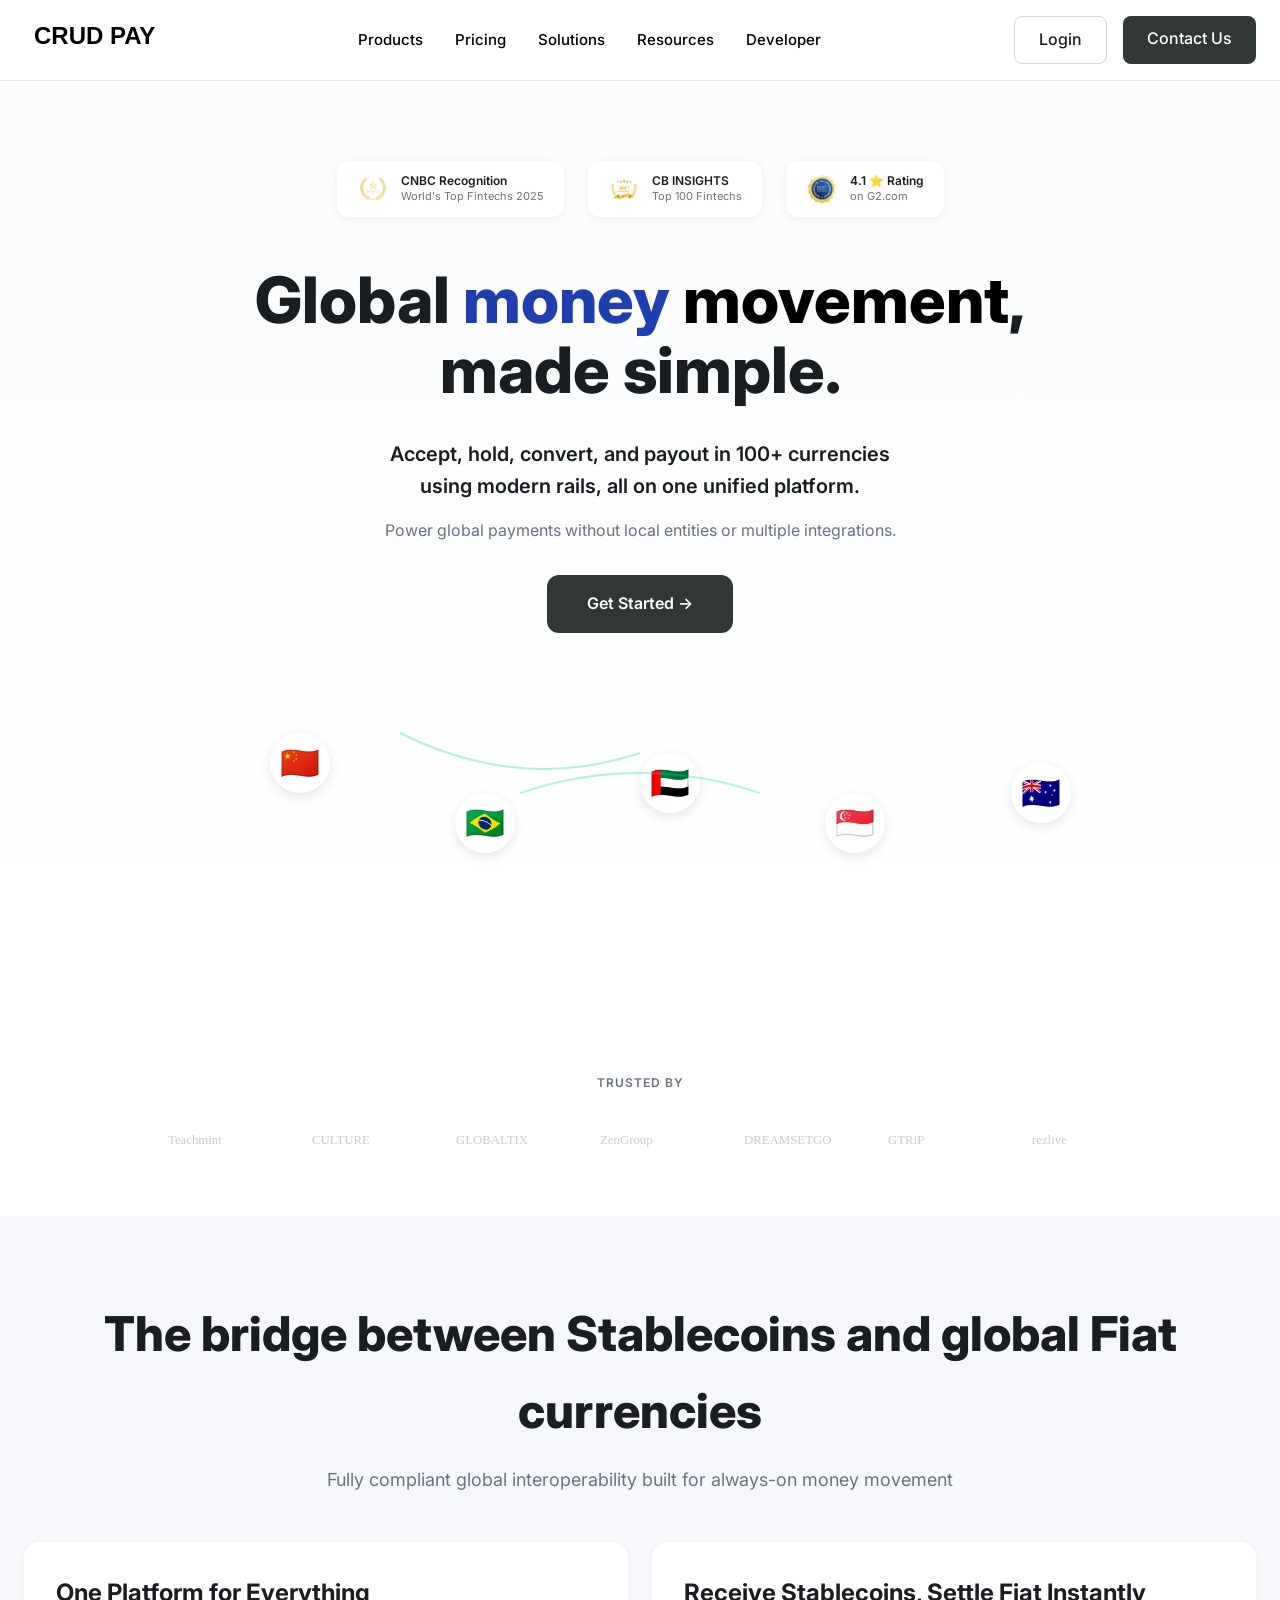
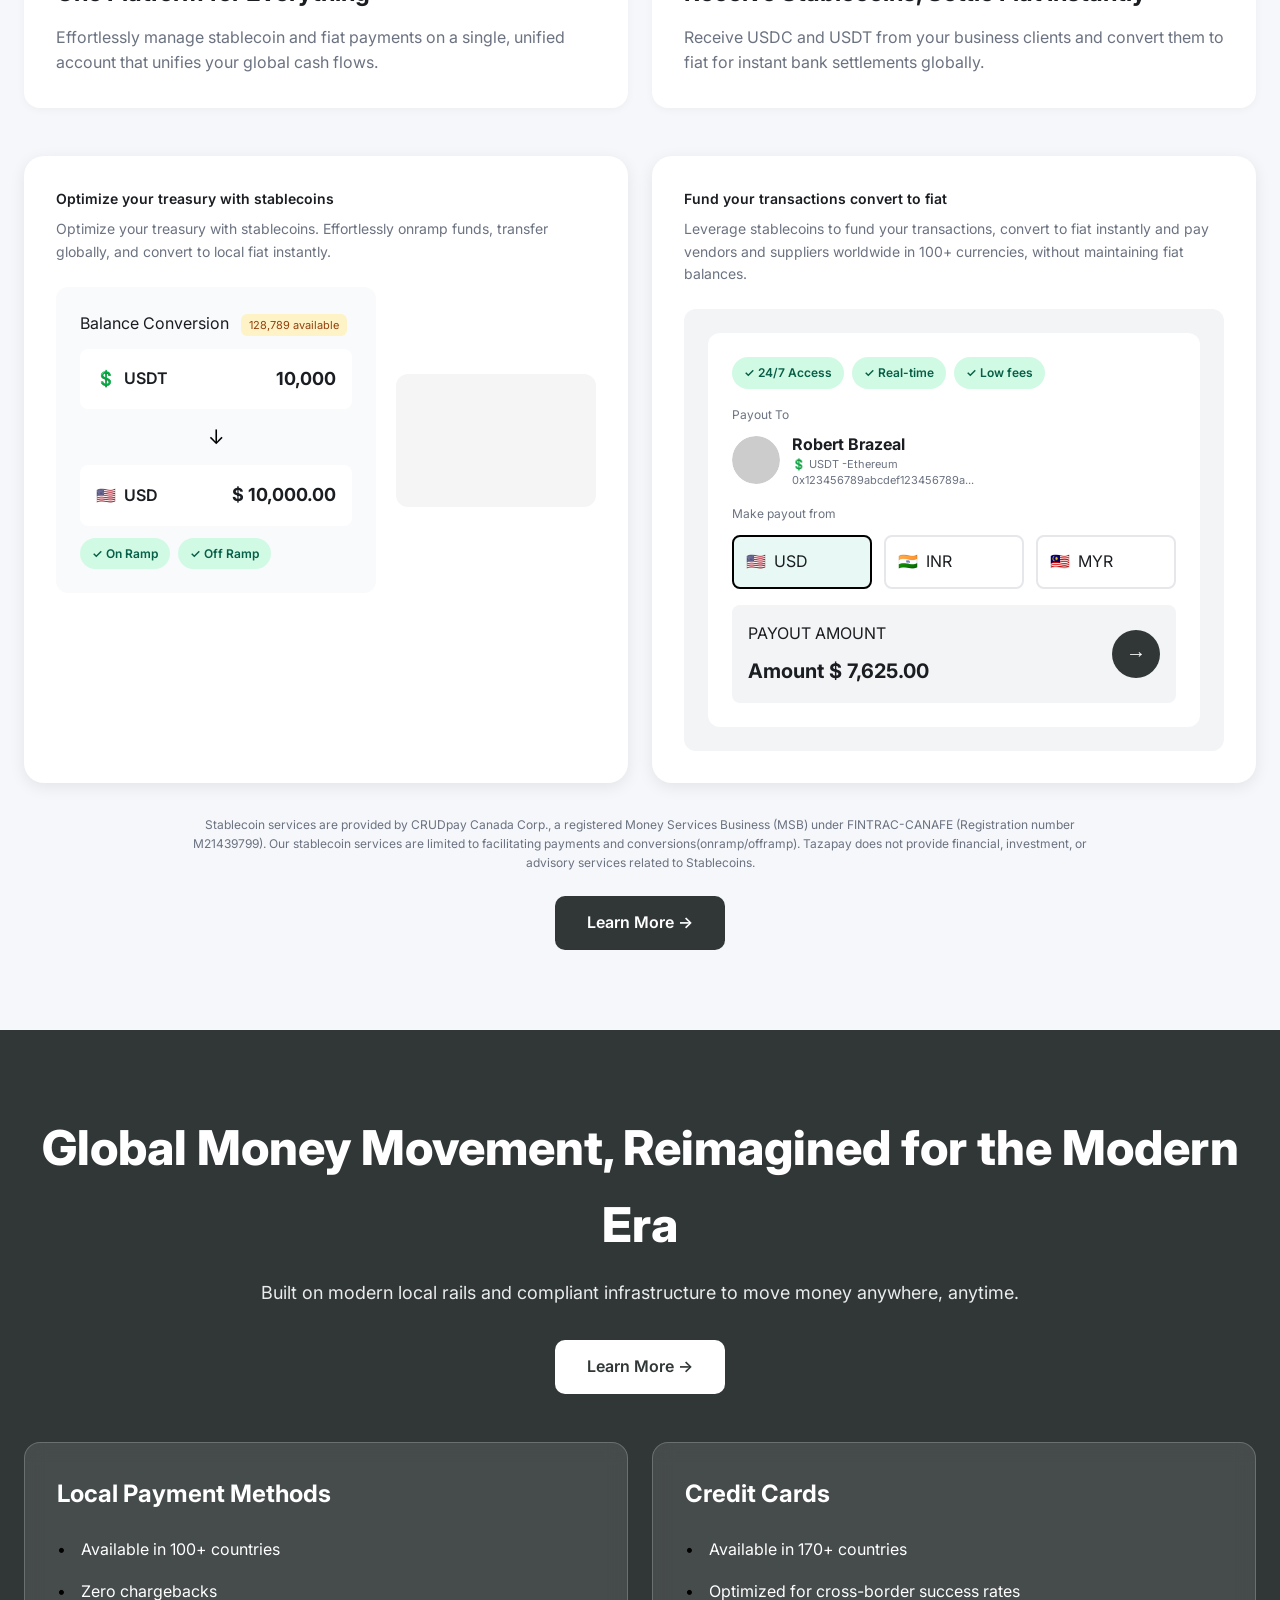
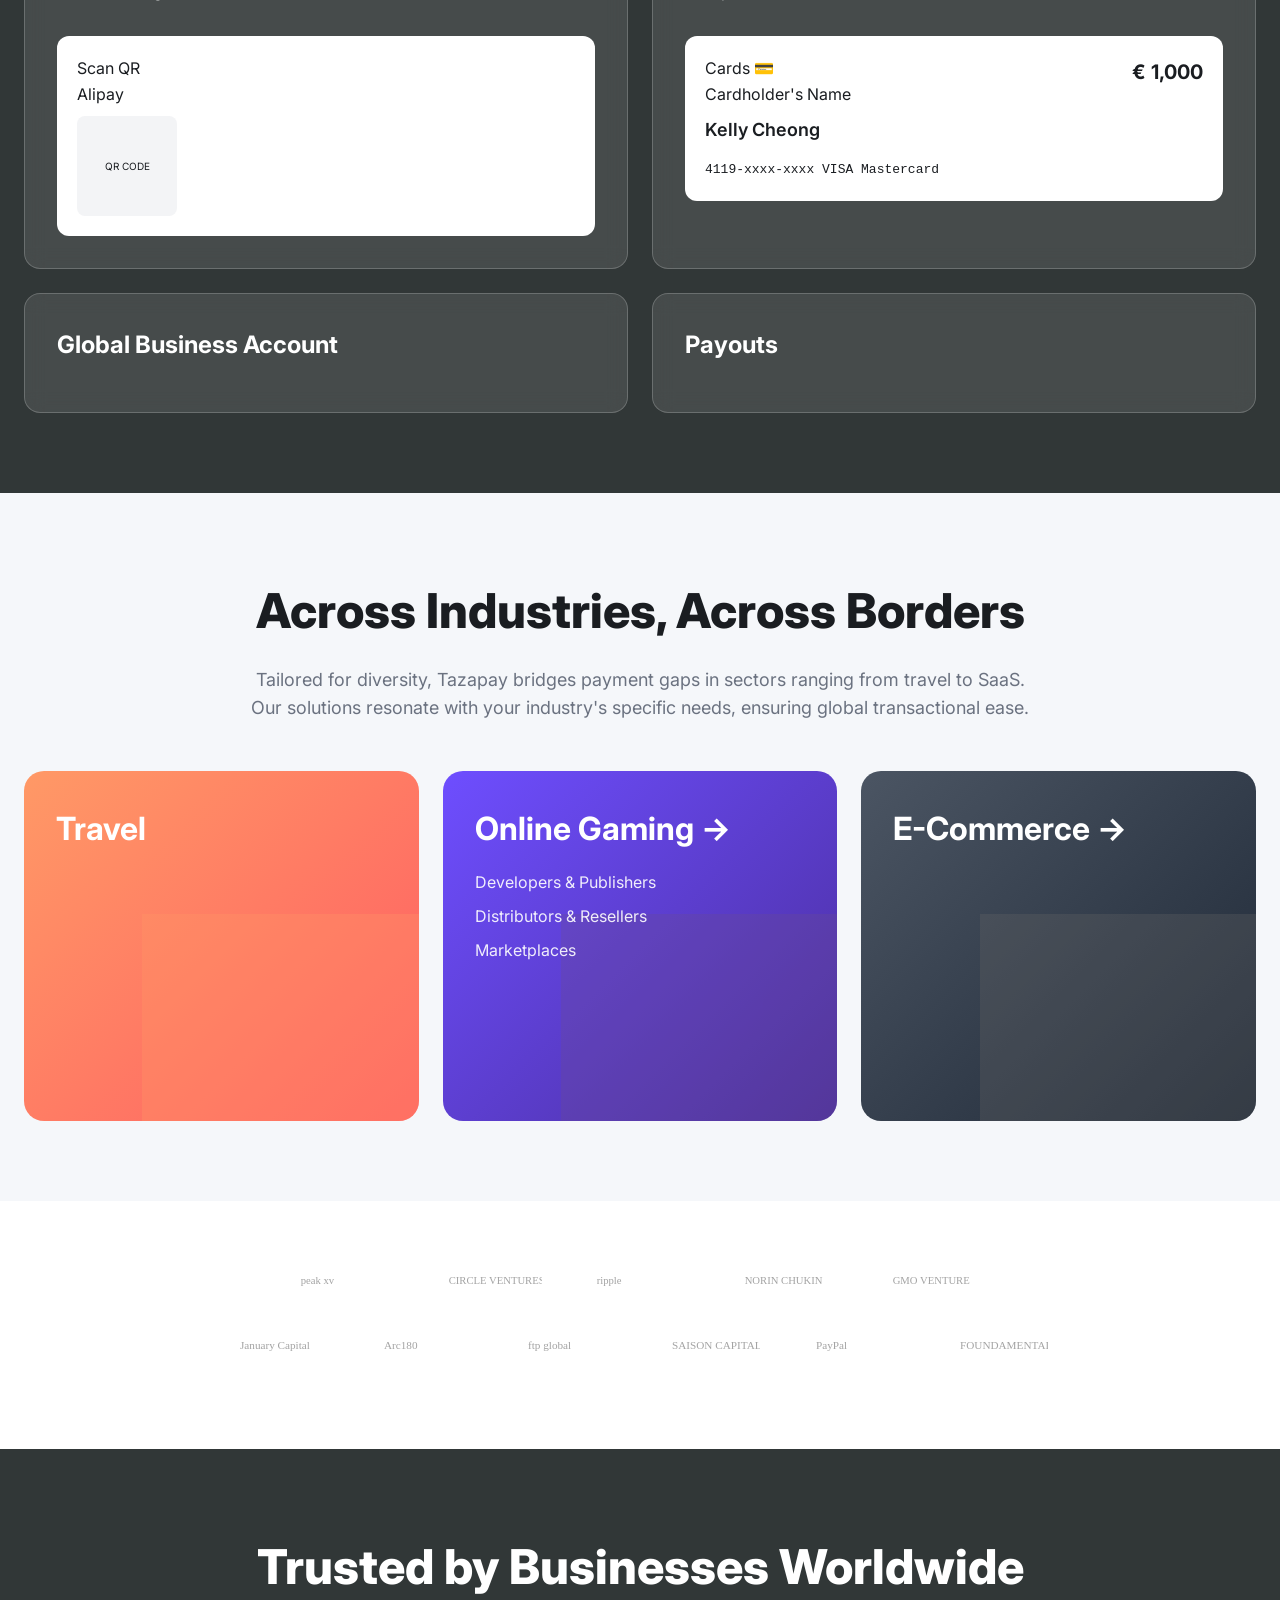
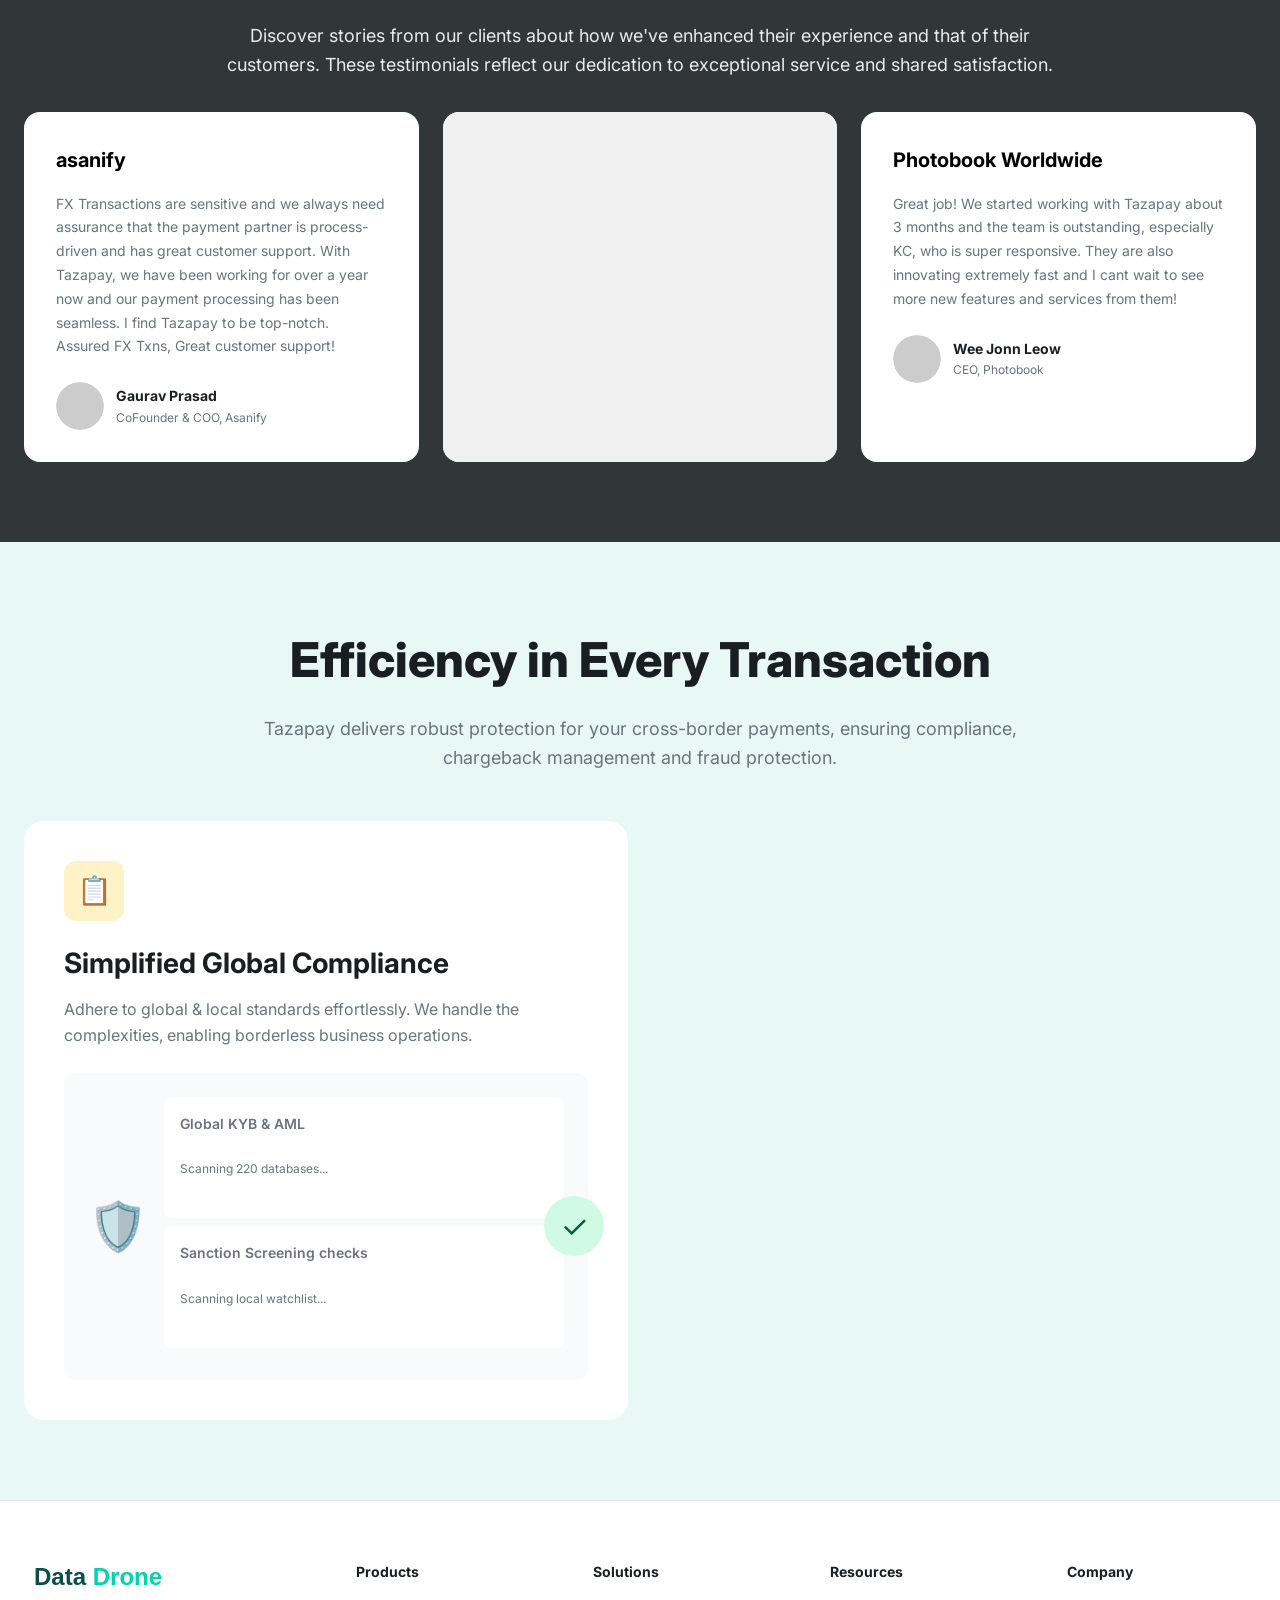
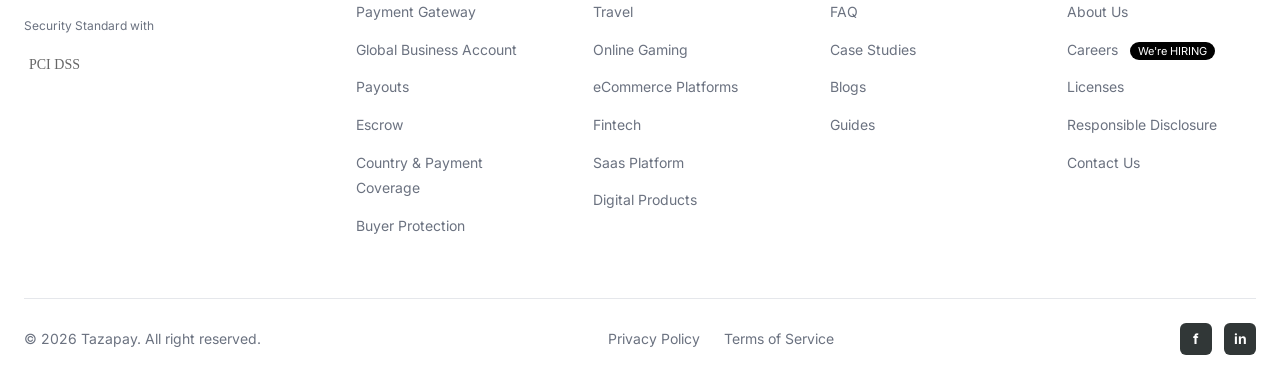
<file: index.html>
<!DOCTYPE html>
<html lang="en">
<head>
    <meta charset="UTF-8">
    <meta name="viewport" content="width=device-width, initial-scale=1.0">
    <title>CRUD PAY</title>
    <link rel="stylesheet" href="style.css">
    <link rel="preconnect" href="https://fonts.googleapis.com">
    <link rel="preconnect" href="https://fonts.gstatic.com" crossorigin>
    <link href="https://fonts.googleapis.com/css2?family=Inter:wght@300;400;500;600;700;800&display=swap" rel="stylesheet">
</head>
<body>
    <!-- Navigation -->
    <nav class="navbar">
        <div class="container">
            <div class="nav-wrapper">
                <a href="#" class="logo">
                   <svg width="140" height="32" viewBox="0 0 120 32" fill="none">
                    <text x="0" y="24" font-family="Arial, sans-serif" font-size="24" font-weight="600">
                        <tspan fill="#000000">CRUD PAY</tspan>
                        <tspan fill="#00D4AA"></tspan>
                        <tspan fill="#0A4D4D"></tspan>
                     </text>
                </svg>

                </a>
                
                <div class="nav-menu">
                    <div class="nav-item">
                        <a href="#" class="nav-item">Products</a>
                        <div class="dropdown-menu">
                            <div class="dropdown-section">
                                <h3>Our Products</h3>
                                <div class="products-grid">
                                    <div class="product-item">
                                        <img src="data:image/svg+xml,%3Csvg xmlns='http://www.w3.org/2000/svg' width='200' height='120'%3E%3Crect fill='%23f0f0f0' width='200' height='120'/%3E%3C/svg%3E" alt="Payment Gateway">
                                        <h4>Payment Gateway</h4>
                                        <p>Accept Payments from 173+ countries with no local entities</p>
                                    </div>
                                    <div class="product-item">
                                        <img src="data:image/svg+xml,%3Csvg xmlns='http://www.w3.org/2000/svg' width='200' height='120'%3E%3Crect fill='%23f0f0f0' width='200' height='120'/%3E%3C/svg%3E" alt="Global Collection Accounts">
                                        <h4>Global Collection Accounts</h4>
                                        <p>Collect, hold, and disburse funds like a local over in 35+ currencies</p>
                                    </div>
                                    <div class="product-item">
                                        <img src="data:image/svg+xml,%3Csvg xmlns='http://www.w3.org/2000/svg' width='200' height='120'%3E%3Crect fill='%23f0f0f0' width='200' height='120'/%3E%3C/svg%3E" alt="Payouts">
                                        <h4>Payouts</h4>
                                        <p>Simplify how you pay globally with same-day payouts in 80+ markets</p>
                                    </div>
                                </div>
                                <h3>Features</h3>
                                <div class="features-row">
                                    <div class="feature-item">
                                        <h4>Country & Payment Coverage</h4>
                                        <p>Explore all available payment methods in countries worldwide.</p>
                                    </div>
                                    <div class="feature-item">
                                        <h4>Buyer Protection</h4>
                                        <p>Secure transactions, Comprehensive buyer protection</p>
                                    </div>
                                </div>
                            </div>
                        </div>
                    </div>
                    <a href="pricing.html" class="nav-item">Pricing</a>
                    <div class="nav-item ">
                        <a href="#"  class="nav-item">Solutions</a>
                        <div class="dropdown-menu">
                            <div class="dropdown-section">
                                <h3 class="nav-item">Solutions</h3>
                                <div class="simple-list">
                                    <a href="#" class="list-item">
                                        <h4>Travel</h4>
                                        <p>Payment solutions for travel businesses</p>
                                    </a>
                                    <a href="#" class="list-item">
                                        <h4>Online Gaming</h4>
                                        <p>Secure payments for gaming platforms</p>
                                    </a>
                                    <a href="#" class="list-item">
                                        <h4>eCommerce Platforms</h4>
                                        <p>Complete payment infrastructure for marketplaces</p>
                                    </a>
                                    <a href="#" class="list-item">
                                        <h4>Fintech</h4>
                                        <p>Embedded payments for fintech companies</p>
                                    </a>
                                    <a href="#" class="list-item">
                                        <h4>SaaS Platform</h4>
                                        <p>Global billing for SaaS businesses</p>
                                    </a>
                                    <a href="#" class="list-item">
                                        <h4>Digital Products</h4>
                                        <p>Payments for digital goods and services</p>
                                    </a>
                                </div>
                            </div>
                        </div>
                    </div>
                    <div class="nav-item ">
                        <a href="#" class="nav-item">Resources </a>
                        <div class="dropdown-menu">
                            <div class="dropdown-section">
                                <h3>Resources</h3>
                                <div class="simple-list">
                                    <a href="#" class="list-item">
                                        <h4>FAQ</h4>
                                        <p>Frequently asked questions</p>
                                    </a>
                                    <a href="#" class="list-item">
                                        <h4>Case Studies</h4>
                                        <p>Success stories from our clients</p>
                                    </a>
                                    <a href="#" class="list-item">
                                        <h4>Blogs</h4>
                                        <p>Latest insights and updates</p>
                                    </a>
                                    <a href="#" class="list-item">
                                        <h4>Guides</h4>
                                        <p>Comprehensive guides and documentation</p>
                                    </a>
                                </div>
                            </div>
                        </div>
                    </div>
                    <div class="nav-item ">
                        <a href="#" class="nav-item">Developer</a>
                        <div class="dropdown-menu">
                            <div class="dropdown-section">
                                <h3>Developer</h3>
                                <div class="simple-list">
                                    <a href="#" class="list-item">
                                        <h4>API Documentation</h4>
                                        <p>Complete API reference and guides</p>
                                    </a>
                                    <a href="#" class="list-item">
                                        <h4>Integration Guides</h4>
                                        <p>Step-by-step integration tutorials</p>
                                    </a>
                                    <a href="#" class="list-item">
                                        <h4>SDKs & Libraries</h4>
                                        <p>Official SDKs for multiple languages</p>
                                    </a>
                                    <a href="#" class="list-item">
                                        <h4>API Status</h4>
                                        <p>Real-time API status and uptime</p>
                                    </a>
                                </div>
                            </div>
                        </div>
                    </div>
                </div>
                
                <div class="nav-buttons">
                    <a href="login.html" class="btn-login">Login</a>
                    <a href="#" class="btn-contact">Contact Us</a>
                </div>
            </div>
        </div>
    </nav>

    <!-- Hero Section -->
    <section class="hero">
        <div class="container">
            <!-- Badges -->
            <div class="badges">
                <div class="badge">
                    <img src="ach1.jpg" width="40px" height="40px" alt="CNBC">
                    <div class="badge-text">
                        <div class="badge-title">CNBC Recognition</div>
                        <div class="badge-sub">World's Top Fintechs 2025</div>
                    </div>
                </div>
                <div class="badge">
                    <img src="ach2.png" width="40px" height="40px" alt="CNBC">
                    <div class="badge-text">
                        <div class="badge-title">CB INSIGHTS</div>
                        <div class="badge-sub">Top 100 Fintechs</div>
                    </div>
                </div>
                <div class="badge">
                   <img src="ach3.png" width="40px" height="40px" alt="CNBC">
                    <div class="badge-text">
                        <div class="badge-title">4.1 ⭐ Rating</div>
                        <div class="badge-sub">on G2.com</div>
                    </div>
                </div>
            </div>
            
            <h1 class="hero-title">
                Global <span class="highlight-blue">money</span> <span class="highlight-teal">movement</span>,<br>
                made simple.
            </h1>
            
            <p class="hero-subtitle">
                Accept, hold, convert, and payout in 100+ currencies<br>
                using modern rails, all on one unified platform.
            </p>
            
            <p class="hero-description">
                Power global payments without local entities or multiple integrations.
            </p>
            
            <a
              href="onboarding-step1.html"
              class="btn-get-started"
              id="start-onboarding"
              data-event="onboarding_started"
              data-source="homepage_hero">
              Get Started →
            </a>

            
            <!-- Country Flags Animation -->
            <div class="flags-container">
                <div class="flag-circle" style="left: 20%; top: 20%;">🇨🇳</div>
                <div class="flag-circle" style="left: 35%; top: 50%;">🇧🇷</div>
                <div class="flag-circle" style="left: 50%; top: 30%;">🇦🇪</div>
                <div class="flag-circle" style="left: 65%; top: 50%;">🇸🇬</div>
                <div class="flag-circle" style="right: 15%; top: 35%;">🇦🇺</div>
                <svg class="connection-lines" viewBox="0 0 800 200">
                    <path d="M 160 40 Q 280 100 400 60" stroke="#00D4AA" stroke-width="2" fill="none" opacity="0.3"/>
                    <path d="M 280 100 Q 400 60 520 100" stroke="#00D4AA" stroke-width="2" fill="none" opacity="0.3"/>
                </svg>
            </div>
        </div>
    </section>

    <!-- Trusted By Section -->
    <section class="trusted-by">
        <div class="container">
            <p class="section-label">TRUSTED BY</p>
            <div class="company-logos">
                <img src="data:image/svg+xml,%3Csvg xmlns='http://www.w3.org/2000/svg' width='120' height='40'%3E%3Ctext x='10' y='25' font-size='16' fill='%23999'%3ETeachmint%3C/text%3E%3C/svg%3E" alt="Teachmint">
                <img src="data:image/svg+xml,%3Csvg xmlns='http://www.w3.org/2000/svg' width='120' height='40'%3E%3Ctext x='10' y='25' font-size='16' fill='%23999'%3ECULTURE%3C/text%3E%3C/svg%3E" alt="Culture">
                <img src="data:image/svg+xml,%3Csvg xmlns='http://www.w3.org/2000/svg' width='120' height='40'%3E%3Ctext x='10' y='25' font-size='16' fill='%23999'%3EGLOBALTIX%3C/text%3E%3C/svg%3E" alt="GlobalTix">
                <img src="data:image/svg+xml,%3Csvg xmlns='http://www.w3.org/2000/svg' width='120' height='40'%3E%3Ctext x='10' y='25' font-size='16' fill='%23999'%3EZenGroup%3C/text%3E%3C/svg%3E" alt="ZenGroup">
                <img src="data:image/svg+xml,%3Csvg xmlns='http://www.w3.org/2000/svg' width='120' height='40'%3E%3Ctext x='10' y='25' font-size='16' fill='%23999'%3EDREAMSETGO%3C/text%3E%3C/svg%3E" alt="DreamSetGo">
                <img src="data:image/svg+xml,%3Csvg xmlns='http://www.w3.org/2000/svg' width='120' height='40'%3E%3Ctext x='10' y='25' font-size='16' fill='%23999'%3EGTRiP%3C/text%3E%3C/svg%3E" alt="GTRiP">
                <img src="data:image/svg+xml,%3Csvg xmlns='http://www.w3.org/2000/svg' width='120' height='40'%3E%3Ctext x='10' y='25' font-size='16' fill='%23999'%3Erezlive%3C/text%3E%3C/svg%3E" alt="rezlive">
            </div>
        </div>
    </section>

    <!-- Stablecoin Bridge Section -->
    <section class="stablecoin-section">
        <div class="container">
            <h2 class="section-title">The bridge between Stablecoins and global Fiat currencies</h2>
            <p class="section-subtitle">Fully compliant global interoperability built for always-on money movement</p>
            
            <div class="features-grid-two">
                <div class="feature-box">
                    <h3>One Platform for Everything</h3>
                    <p>Effortlessly manage stablecoin and fiat payments on a single, unified account that unifies your global cash flows.</p>
                </div>
                <div class="feature-box">
                    <h3>Receive Stablecoins, Settle Fiat Instantly</h3>
                    <p>Receive USDC and USDT from your business clients and convert them to fiat for instant bank settlements globally.</p>
                </div>
            </div>
            
            <div class="demo-cards">
                <div class="demo-card">
                    <div class="card-content">
                        <p class="card-label">Optimize your treasury with stablecoins</p>
                        <p class="card-description">Optimize your treasury with stablecoins. Effortlessly onramp funds, transfer globally, and convert to local fiat instantly.</p>
                        <div class="conversion-demo">
                            <div class="conversion-box">
                                <p>Balance Conversion <span class="amount-badge">128,789 available</span></p>
                                <div class="conversion-input">
                                    <div class="currency-select">
                                        <span class="currency-icon">💲</span> USDT
                                    </div>
                                    <div class="amount">10,000</div>
                                </div>
                                <div class="conversion-arrow">↓</div>
                                <div class="conversion-input">
                                    <div class="currency-select">
                                        <span class="flag">🇺🇸</span> USD
                                    </div>
                                    <div class="amount">$ 10,000.00</div>
                                </div>
                                <div class="status-badges">
                                    <span class="badge-green">✓ On Ramp</span>
                                    <span class="badge-green">✓ Off Ramp</span>
                                </div>
                            </div>
                            <img src="data:image/svg+xml,%3Csvg xmlns='http://www.w3.org/2000/svg' width='300' height='200'%3E%3Crect fill='%23f5f5f5' width='300' height='200'/%3E%3C/svg%3E" alt="Person" class="person-image">
                        </div>
                    </div>
                </div>
                
                <div class="demo-card">
                    <div class="card-content">
                        <p class="card-label">Fund your transactions convert to fiat</p>
                        <p class="card-description">Leverage stablecoins to fund your transactions, convert to fiat instantly and pay vendors and suppliers worldwide in 100+ currencies, without maintaining fiat balances.</p>
                        <div class="payout-demo">
                            <div class="payout-box">
                                <div class="badges-top">
                                    <span class="badge-green">✓ 24/7 Access</span>
                                    <span class="badge-green">✓ Real-time</span>
                                    <span class="badge-green">✓ Low fees</span>
                                </div>
                                <p class="payout-label">Payout To</p>
                                <div class="payout-recipient">
                                    <img src="data:image/svg+xml,%3Csvg xmlns='http://www.w3.org/2000/svg' width='40' height='40'%3E%3Ccircle cx='20' cy='20' r='20' fill='%23ccc'/%3E%3C/svg%3E" alt="Profile" class="profile-pic">
                                    <div>
                                        <p class="name">Robert Brazeal</p>
                                        <p class="wallet">💲 USDT -Ethereum<br>0x123456789abcdef123456789a...</p>
                                    </div>
                                </div>
                                <p class="payout-from">Make payout from</p>
                                <div class="currency-options">
                                    <label class="currency-option selected">
                                        <input type="radio" name="currency" checked>
                                        <span class="flag">🇺🇸</span> USD
                                    </label>
                                    <label class="currency-option">
                                        <input type="radio" name="currency">
                                        <span class="flag">🇮🇳</span> INR
                                    </label>
                                    <label class="currency-option">
                                        <input type="radio" name="currency">
                                        <span class="flag">🇲🇾</span> MYR
                                    </label>
                                </div>
                                <div class="payout-amount">
                                    <p>PAYOUT AMOUNT</p>
                                    <p class="amount-large">Amount $ 7,625.00</p>
                                    <button class="btn-submit">→</button>
                                </div>
                            </div>
                        </div>
                    </div>
                </div>
            </div>
            
            <p class="disclaimer">Stablecoin services are provided by CRUDpay Canada Corp., a registered Money Services Business (MSB) under FINTRAC-CANAFE (Registration number M21439799). Our stablecoin services are limited to facilitating payments and conversions(onramp/offramp). Tazapay does not provide financial, investment, or advisory services related to Stablecoins.</p>
            
            <a href="#" class="btn-learn-more">Learn More →</a>
        </div>
    </section>

    <!-- Global Money Movement Section -->
    <section class="global-movement">
        <div class="container">
            <h2 class="section-title-white">Global Money Movement, Reimagined for the Modern Era</h2>
            <p class="section-subtitle-white">Built on modern local rails and compliant infrastructure to move money anywhere, anytime.</p>
            
            <a href="#" class="btn-learn-white">Learn More →</a>
            
            <div class="payment-methods-grid">
                <div class="payment-method-card">
                    <h3>Local Payment Methods</h3>
                    <ul>
                        <li>Available in 100+ countries</li>
                        <li>Zero chargebacks</li>
                    </ul>
                    <div class="method-example">
                        <p>Scan QR</p>
                        <div class="qr-code">
                            <p>Alipay</p>
                            <div class="qr-placeholder">QR CODE</div>
                        </div>
                    </div>
                </div>
                
                <div class="payment-method-card">
                    <h3>Credit Cards</h3>
                    <ul>
                        <li>Available in 170+ countries</li>
                        <li>Optimized for cross-border success rates</li>
                    </ul>
                    <div class="card-example">
                        <p>Cards 💳 <span class="card-amount">€ 1,000</span></p>
                        <p>Cardholder's Name</p>
                        <p class="cardholder-name">Kelly Cheong</p>
                        <p class="card-number">4119-xxxx-xxxx <span class="card-logos">VISA Mastercard</span></p>
                    </div>
                </div>
                
                <div class="payment-method-card">
                    <h3>Global Business Account</h3>
                </div>
                
                <div class="payment-method-card">
                    <h3>Payouts</h3>
                </div>
            </div>
        </div>
    </section>

    <!-- Industries Section -->
    <section class="industries">
        <div class="container">
            <h2 class="section-title">Across Industries, Across Borders</h2>
            <p class="section-subtitle">Tailored for diversity, Tazapay bridges payment gaps in sectors ranging from travel to SaaS.<br>Our solutions resonate with your industry's specific needs, ensuring global transactional ease.</p>
            
            <div class="industry-cards">
                <div class="industry-card orange">
                    <h3>Travel</h3>
                    <img src="data:image/svg+xml,%3Csvg xmlns='http://www.w3.org/2000/svg' width='400' height='300'%3E%3Crect fill='%23ff9966' width='400' height='300'/%3E%3C/svg%3E" alt="Travel">
                </div>
                <div class="industry-card purple">
                    <h3>Online Gaming →</h3>
                    <div class="industry-details">
                        <p>Developers & Publishers</p>
                        <p>Distributors & Resellers</p>
                        <p>Marketplaces</p>
                    </div>
                    <img src="data:image/svg+xml,%3Csvg xmlns='http://www.w3.org/2000/svg' width='400' height='300'%3E%3Crect fill='%236a4c93' width='400' height='300'/%3E%3C/svg%3E" alt="Gaming">
                </div>
                <div class="industry-card gray">
                    <h3>E-Commerce →</h3>
                    <img src="data:image/svg+xml,%3Csvg xmlns='http://www.w3.org/2000/svg' width='400' height='300'%3E%3Crect fill='%23666' width='400' height='300'/%3E%3C/svg%3E" alt="E-Commerce">
                </div>
            </div>
        </div>
    </section>

    <!-- Investors Section -->
    <section class="investors">
        <div class="container">
            <div class="investor-logos">
                <img src="data:image/svg+xml,%3Csvg xmlns='http://www.w3.org/2000/svg' width='150' height='60'%3E%3Ctext x='10' y='35' font-size='16' fill='%23666'%3Epeak xv%3C/text%3E%3C/svg%3E" alt="Peak XV">
                <img src="data:image/svg+xml,%3Csvg xmlns='http://www.w3.org/2000/svg' width='150' height='60'%3E%3Ctext x='10' y='35' font-size='16' fill='%23666'%3ECIRCLE VENTURES%3C/text%3E%3C/svg%3E" alt="Circle Ventures">
                <img src="data:image/svg+xml,%3Csvg xmlns='http://www.w3.org/2000/svg' width='150' height='60'%3E%3Ctext x='10' y='35' font-size='16' fill='%23666'%3Eripple%3C/text%3E%3C/svg%3E" alt="Ripple">
                <img src="data:image/svg+xml,%3Csvg xmlns='http://www.w3.org/2000/svg' width='150' height='60'%3E%3Ctext x='10' y='35' font-size='16' fill='%23666'%3ENORIN CHUKIN%3C/text%3E%3C/svg%3E" alt="Norin Chukin">
                <img src="data:image/svg+xml,%3Csvg xmlns='http://www.w3.org/2000/svg' width='150' height='60'%3E%3Ctext x='10' y='35' font-size='16' fill='%23666'%3EGMO VENTURE%3C/text%3E%3C/svg%3E" alt="GMO Venture">
            </div>
            <div class="investor-logos-row2">
                <img src="data:image/svg+xml,%3Csvg xmlns='http://www.w3.org/2000/svg' width='120' height='50'%3E%3Ctext x='10' y='30' font-size='14' fill='%23666'%3EJanuary Capital%3C/text%3E%3C/svg%3E" alt="January Capital">
                <img src="data:image/svg+xml,%3Csvg xmlns='http://www.w3.org/2000/svg' width='120' height='50'%3E%3Ctext x='10' y='30' font-size='14' fill='%23666'%3EArc180%3C/text%3E%3C/svg%3E" alt="Arc180">
                <img src="data:image/svg+xml,%3Csvg xmlns='http://www.w3.org/2000/svg' width='120' height='50'%3E%3Ctext x='10' y='30' font-size='14' fill='%23666'%3Eftp global%3C/text%3E%3C/svg%3E" alt="ftp global">
                <img src="data:image/svg+xml,%3Csvg xmlns='http://www.w3.org/2000/svg' width='120' height='50'%3E%3Ctext x='10' y='30' font-size='14' fill='%23666'%3ESAISON CAPITAL%3C/text%3E%3C/svg%3E" alt="Saison Capital">
                <img src="data:image/svg+xml,%3Csvg xmlns='http://www.w3.org/2000/svg' width='120' height='50'%3E%3Ctext x='10' y='30' font-size='14' fill='%23666'%3EPayPal%3C/text%3E%3C/svg%3E" alt="PayPal">
                <img src="data:image/svg+xml,%3Csvg xmlns='http://www.w3.org/2000/svg' width='120' height='50'%3E%3Ctext x='10' y='30' font-size='14' fill='%23666'%3EFOUNDAMENTAL%3C/text%3E%3C/svg%3E" alt="Foundamental">
            </div>
        </div>
    </section>

    <!-- Testimonials Section -->
    <section class="testimonials-section">
        <div class="container">
            <h2 class="section-title-white">Trusted by Businesses Worldwide</h2>
            <p class="section-subtitle-white">Discover stories from our clients about how we've enhanced their experience and that of their<br>customers. These testimonials reflect our dedication to exceptional service and shared satisfaction.</p>
            
            <div class="testimonial-cards">
                <div class="testimonial-card">
                    <div class="company-logo">asanify</div>
                    <p class="testimonial-text">FX Transactions are sensitive and we always need assurance that the payment partner is process-driven and has great customer support. With Tazapay, we have been working for over a year now and our payment processing has been seamless. I find Tazapay to be top-notch. Assured FX Txns, Great customer support!</p>
                    <div class="testimonial-author">
                        <img src="data:image/svg+xml,%3Csvg xmlns='http://www.w3.org/2000/svg' width='50' height='50'%3E%3Ccircle cx='25' cy='25' r='25' fill='%23ccc'/%3E%3C/svg%3E" alt="Gaurav">
                        <div>
                            <p class="author-name">Gaurav Prasad</p>
                            <p class="author-title">CoFounder & COO, Asanify</p>
                        </div>
                    </div>
                </div>
                
                <div class="testimonial-card with-image">
                    <img src="data:image/svg+xml,%3Csvg xmlns='http://www.w3.org/2000/svg' width='500' height='400'%3E%3Crect fill='%23f0f0f0' width='500' height='400'/%3E%3C/svg%3E" alt="Team" class="testimonial-bg">
                </div>
                
                <div class="testimonial-card">
                    <div class="company-logo">Photobook Worldwide</div>
                    <p class="testimonial-text">Great job! We started working with Tazapay about 3 months and the team is outstanding, especially KC, who is super responsive. They are also innovating extremely fast and I cant wait to see more new features and services from them!</p>
                    <div class="testimonial-author">
                        <img src="data:image/svg+xml,%3Csvg xmlns='http://www.w3.org/2000/svg' width='50' height='50'%3E%3Ccircle cx='25' cy='25' r='25' fill='%23ccc'/%3E%3C/svg%3E" alt="Wee Jonn">
                        <div>
                            <p class="author-name">Wee Jonn Leow</p>
                            <p class="author-title">CEO, Photobook</p>
                        </div>
                    </div>
                </div>
            </div>
        </div>
    </section>

    <!-- Efficiency Section -->
    <section class="efficiency">
        <div class="container">
            <h2 class="section-title">Efficiency in Every Transaction</h2>
            <p class="section-subtitle">Tazapay delivers robust protection for your cross-border payments, ensuring compliance,<br>chargeback management and fraud protection.</p>
            
            <div class="efficiency-features">
                <div class="efficiency-card">
                    <div class="icon-orange">📋</div>
                    <h3>Simplified Global Compliance</h3>
                    <p>Adhere to global & local standards effortlessly. We handle the complexities, enabling borderless business operations.</p>
                    <div class="compliance-visual">
                        <div class="compliance-check">
                            <span class="shield-icon">🛡️</span>
                            <div class="check-items">
                                <div class="check-item">
                                    <p>Global KYB & AML</p>
                                    <p class="check-status">Scanning 220 databases...</p>
                                </div>
                                <div class="check-item">
                                    <p>Sanction Screening checks</p>
                                    <p class="check-status">Scanning local watchlist...</p>
                                </div>
                                <span class="check-complete">✓</span>
                            </div>
                        </div>
                    </div>
                </div>
                
                <div class="efficiency-placeholder">
                    <!-- Additional efficiency features would go here -->
                </div>
            </div>
        </div>
    </section>



    <!-- Footer -->
    <footer class="footer">
        <div class="container">
            <div class="footer-content">
                <div class="footer-col">
                    <div class="footer-logo">
                        <svg width="140" height="32" viewBox="0 0 120 32" fill="none">
                            <text x="0" y="24" font-family="Arial, sans-serif" font-size="24" font-weight="600">
                                <tspan fill="#0A4D4D">Data</tspan>
                                <tspan fill="#00D4AA">Drone</tspan>
                                <tspan fill="#0A4D4D"></tspan>
                            </text>
                        </svg>
                    </div>
                    <p class="security-text">Security Standard with</p>
                    <div class="pci-badge">
                        <img src="data:image/svg+xml,%3Csvg xmlns='http://www.w3.org/2000/svg' width='80' height='40'%3E%3Ctext x='5' y='25' font-size='14' fill='%23666'%3EPCI DSS%3C/text%3E%3C/svg%3E" alt="PCI DSS">
                    </div>
                </div>
                
                <div class="footer-col">
                    <h4>Products</h4>
                    <ul>
                        <li><a href="#">Payment Gateway</a></li>
                        <li><a href="#">Global Business Account</a></li>
                        <li><a href="#">Payouts</a></li>
                        <li><a href="#">Escrow</a></li>
                        <li><a href="#">Country & Payment Coverage</a></li>
                        <li><a href="#">Buyer Protection</a></li>
                    </ul>
                </div>
                
                <div class="footer-col">
                    <h4>Solutions</h4>
                    <ul>
                        <li><a href="#">Travel</a></li>
                        <li><a href="#">Online Gaming</a></li>
                        <li><a href="#">eCommerce Platforms</a></li>
                        <li><a href="#">Fintech</a></li>
                        <li><a href="#">Saas Platform</a></li>
                        <li><a href="#">Digital Products</a></li>
                    </ul>
                </div>
                
                <div class="footer-col">
                    <h4>Resources</h4>
                    <ul>
                        <li><a href="#">FAQ</a></li>
                        <li><a href="debug.html">Case Studies</a></li>
                        <li><a href="#">Blogs</a></li>
                        <li><a href="#">Guides</a></li>
                    </ul>
                </div>
                
                <div class="footer-col">
                    <h4>Company</h4>
                    <ul>
                        <li><a href="#">About Us</a></li>
                        <li><a href="#">Careers <span class="hiring-badge">We're HIRING</span></a></li>
                        <li><a href="#">Licenses</a></li>
                        <li><a href="#">Responsible Disclosure</a></li>
                        <li><a href="#">Contact Us</a></li>
                    </ul>
                </div>
            </div>
            
            <div class="footer-bottom">
                <p>© 2026 Tazapay. All right reserved.</p>
                <div class="footer-links">
                    <a href="#">Privacy Policy</a>
                    <a href="#">Terms of Service</a>
                </div>
                <div class="social-icons">
                    <a href="#">f</a>
                    <a href="#">in</a>
                </div>
            </div>
        </div>
    </footer>
<script>
  !function(){var i="analytics",analytics=window[i]=window[i]||[];if(!analytics.initialize)if(analytics.invoked)window.console&&console.error&&console.error("Segment snippet included twice.");else{analytics.invoked=!0;analytics.methods=["trackSubmit","trackClick","trackLink","trackForm","pageview","identify","reset","group","track","ready","alias","debug","page","screen","once","off","on","addSourceMiddleware","addIntegrationMiddleware","setAnonymousId","addDestinationMiddleware","register"];analytics.factory=function(e){return function(){if(window[i].initialized)return window[i][e].apply(window[i],arguments);var n=Array.prototype.slice.call(arguments);if(["track","screen","alias","group","page","identify"].indexOf(e)>-1){var c=document.querySelector("link[rel='canonical']");n.push({__t:"bpc",c:c&&c.getAttribute("href")||void 0,p:location.pathname,u:location.href,s:location.search,t:document.title,r:document.referrer})}n.unshift(e);analytics.push(n);return analytics}};for(var n=0;n<analytics.methods.length;n++){var key=analytics.methods[n];analytics[key]=analytics.factory(key)}analytics.load=function(key,n){var t=document.createElement("script");t.type="text/javascript";t.async=!0;t.setAttribute("data-global-segment-analytics-key",i);t.src="https://cdn.segment.com/analytics.js/v1/" + key + "/analytics.min.js";var r=document.getElementsByTagName("script")[0];r.parentNode.insertBefore(t,r);analytics._loadOptions=n};analytics._writeKey="suzg9Ck5EW9xT65CXpm456ObsF3r3K31";;analytics.SNIPPET_VERSION="5.2.0";
  analytics.load("suzg9Ck5EW9xT65CXpm456ObsF3r3K31");
  analytics.page("Homepage", {
            page_name: "Datadrone Homepage",
            page_type: "landing_page"
        });
        }}();
        // Industry card hover effect
document.querySelectorAll('.industry-card').forEach(card => {
    card.addEventListener('mouseenter', function() {
        this.style.transform = 'scale(1.05)';
        this.style.transition = 'transform 0.3s ease';
    });
    
    card.addEventListener('mouseleave', function() {
        this.style.transform = 'scale(1)';
    });
});

// Console message
console.log('%cDatadronePay Website', 'font-size: 20px; font-weight: bold; color: #00D4AA;');
console.log('%cBuilt with HTML, CSS, and JavaScript', 'font-size: 14px; color: #0A4D4D;');
console.log('%c💚 DataDrone Pay', 'font-size: 12px; color: #00D4AA;');

// Loading animation
window.addEventListener('load', () => {
    document.body.style.opacity = '0';
    setTimeout(() => {
        document.body.style.transition = 'opacity 0.5s ease';
        document.body.style.opacity = '1';
    }, 100);
});
</script>
    <script src="script.js"></script>
</body>

</html>
</file>
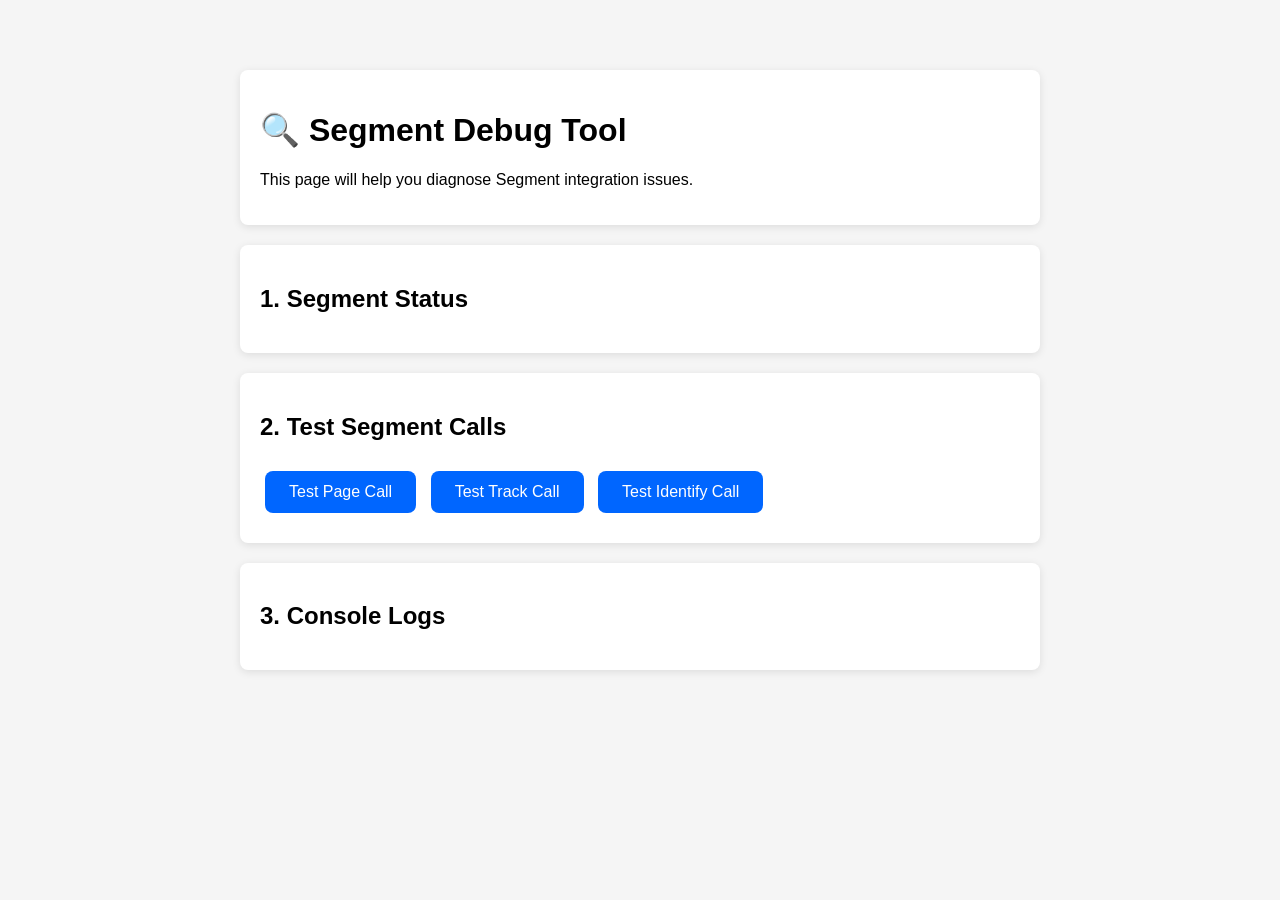
<file: debug.html>
<!DOCTYPE html>
<html lang="en">
<head>
    <meta charset="UTF-8">
    <meta name="viewport" content="width=device-width, initial-scale=1.0">
    <title>Segment Debug Test</title>
    <style>
        body {
            font-family: Arial, sans-serif;
            max-width: 800px;
            margin: 50px auto;
            padding: 20px;
            background: #f5f5f5;
        }
        .debug-box {
            background: white;
            padding: 20px;
            border-radius: 8px;
            margin-bottom: 20px;
            box-shadow: 0 2px 8px rgba(0,0,0,0.1);
        }
        .status {
            padding: 10px;
            border-radius: 4px;
            margin: 10px 0;
        }
        .success { background: #d4edda; color: #155724; }
        .error { background: #f8d7da; color: #721c24; }
        .warning { background: #fff3cd; color: #856404; }
        button {
            background: #0066FF;
            color: white;
            padding: 12px 24px;
            border: none;
            border-radius: 8px;
            cursor: pointer;
            font-size: 16px;
            margin: 10px 5px;
        }
        button:hover {
            background: #0052CC;
        }
        pre {
            background: #f8f9fa;
            padding: 15px;
            border-radius: 4px;
            overflow-x: auto;
        }
    </style>
</head>
<body>
    <div class="debug-box">
        <h1>🔍 Segment Debug Tool</h1>
        <p>This page will help you diagnose Segment integration issues.</p>
    </div>

    <div class="debug-box">
        <h2>1. Segment Status</h2>
        <div id="segmentStatus"></div>
    </div>

    <div class="debug-box">
        <h2>2. Test Segment Calls</h2>
        <button onclick="testPage()">Test Page Call</button>
        <button onclick="testTrack()">Test Track Call</button>
        <button onclick="testIdentify()">Test Identify Call</button>
        <div id="testResults"></div>
    </div>

    <div class="debug-box">
        <h2>3. Console Logs</h2>
        <div id="consoleLogs"></div>
    </div>

    <!-- Twilio Segment Analytics -->
    <script>
        !function(){var analytics=window.analytics=window.analytics||[];if(!analytics.initialize)if(analytics.invoked)window.console&&console.error&&console.error("Segment snippet included twice.");else{analytics.invoked=!0;analytics.methods=["trackSubmit","trackClick","trackLink","trackForm","pageview","identify","reset","group","track","ready","alias","debug","page","once","off","on","addSourceMiddleware","addIntegrationMiddleware","setAnonymousId","addDestinationMiddleware"];analytics.factory=function(e){return function(){var t=Array.prototype.slice.call(arguments);t.unshift(e);analytics.push(t);return analytics}};for(var e=0;e<analytics.methods.length;e++){var key=analytics.methods[e];analytics[key]=analytics.factory(key)}analytics.load=function(key,e){var t=document.createElement("script");t.type="text/javascript";t.async=!0;t.src="https://cdn.segment.com/analytics.js/v1/" + key + "/analytics.min.js";var n=document.getElementsByTagName("script")[0];n.parentNode.insertBefore(t,n);analytics._loadOptions=e};analytics._writeKey="YOUR_SEGMENT_WRITE_KEY";;analytics.SNIPPET_VERSION="4.15.3";
        analytics.load("YOUR_SEGMENT_WRITE_KEY");
        analytics.page();
        }}();
    </script>

    <script>
        const statusDiv = document.getElementById('segmentStatus');
        const resultsDiv = document.getElementById('testResults');
        const logsDiv = document.getElementById('consoleLogs');
        
        // Capture console logs
        const originalLog = console.log;
        const originalError = console.error;
        
        console.log = function(...args) {
            originalLog.apply(console, args);
            logsDiv.innerHTML += `<div class="status">${args.join(' ')}</div>`;
        };
        
        console.error = function(...args) {
            originalError.apply(console, args);
            logsDiv.innerHTML += `<div class="status error">ERROR: ${args.join(' ')}</div>`;
        };
        
        // Check Segment status
        function checkSegmentStatus() {
            let html = '';
            
            // Check if analytics object exists
            if (typeof window.analytics !== 'undefined') {
                html += '<div class="status success">✓ Analytics object exists</div>';
            } else {
                html += '<div class="status error">✗ Analytics object NOT found</div>';
                statusDiv.innerHTML = html;
                return;
            }
            
            // Check if Segment is loaded
            if (window.analytics.initialized) {
                html += '<div class="status success">✓ Segment initialized</div>';
            } else {
                html += '<div class="status warning">⚠ Segment not yet initialized (loading...)</div>';
            }
            
            // Check write key
            if (window.analytics._writeKey) {
                if (window.analytics._writeKey === 'YOUR_SEGMENT_WRITE_KEY') {
                    html += '<div class="status error">✗ Write key is placeholder! Update YOUR_SEGMENT_WRITE_KEY with your actual key</div>';
                } else {
                    html += `<div class="status success">✓ Write key set: ${window.analytics._writeKey.substring(0, 10)}...</div>`;
                }
            } else {
                html += '<div class="status error">✗ No write key found</div>';
            }
            
            // Check methods
            if (typeof window.analytics.track === 'function') {
                html += '<div class="status success">✓ track() method available</div>';
            } else {
                html += '<div class="status error">✗ track() method NOT available</div>';
            }
            
            if (typeof window.analytics.identify === 'function') {
                html += '<div class="status success">✓ identify() method available</div>';
            } else {
                html += '<div class="status error">✗ identify() method NOT available</div>';
            }
            
            statusDiv.innerHTML = html;
        }
        
        // Test functions
        function testPage() {
            resultsDiv.innerHTML = '<div class="status">Testing page call...</div>';
            try {
                analytics.page('Debug Test Page', {
                    test: true,
                    timestamp: new Date().toISOString()
                });
                resultsDiv.innerHTML += '<div class="status success">✓ Page call sent!</div>';
            } catch (error) {
                resultsDiv.innerHTML += `<div class="status error">✗ Page call failed: ${error.message}</div>`;
            }
        }
        
        function testTrack() {
            resultsDiv.innerHTML = '<div class="status">Testing track call...</div>';
            try {
                analytics.track('Debug Test Event', {
                    test: true,
                    timestamp: new Date().toISOString()
                });
                resultsDiv.innerHTML += '<div class="status success">✓ Track call sent!</div>';
            } catch (error) {
                resultsDiv.innerHTML += `<div class="status error">✗ Track call failed: ${error.message}</div>`;
            }
        }
        
        function testIdentify() {
            resultsDiv.innerHTML = '<div class="status">Testing identify call...</div>';
            try {
                const testEmail = 'debug-test@example.com';
                analytics.identify(testEmail, {
                    email: testEmail,
                    name: 'Debug Test User',
                    test: true,
                    timestamp: new Date().toISOString()
                });
                resultsDiv.innerHTML += `<div class="status success">✓ Identify call sent for ${testEmail}!</div>`;
                resultsDiv.innerHTML += `<div class="status">Check Segment debugger for this user.</div>`;
            } catch (error) {
                resultsDiv.innerHTML += `<div class="status error">✗ Identify call failed: ${error.message}</div>`;
            }
        }
        
        // Wait for Segment to load, then check status
        setTimeout(function() {
            checkSegmentStatus();
            console.log('Segment debug check completed');
        }, 2000);
        
        // Also check on ready
        if (window.analytics && typeof window.analytics.ready === 'function') {
            analytics.ready(function() {
                console.log('Segment ready callback fired');
                setTimeout(checkSegmentStatus, 500);
            });
        }
    </script>
</body>
</html>
</file>
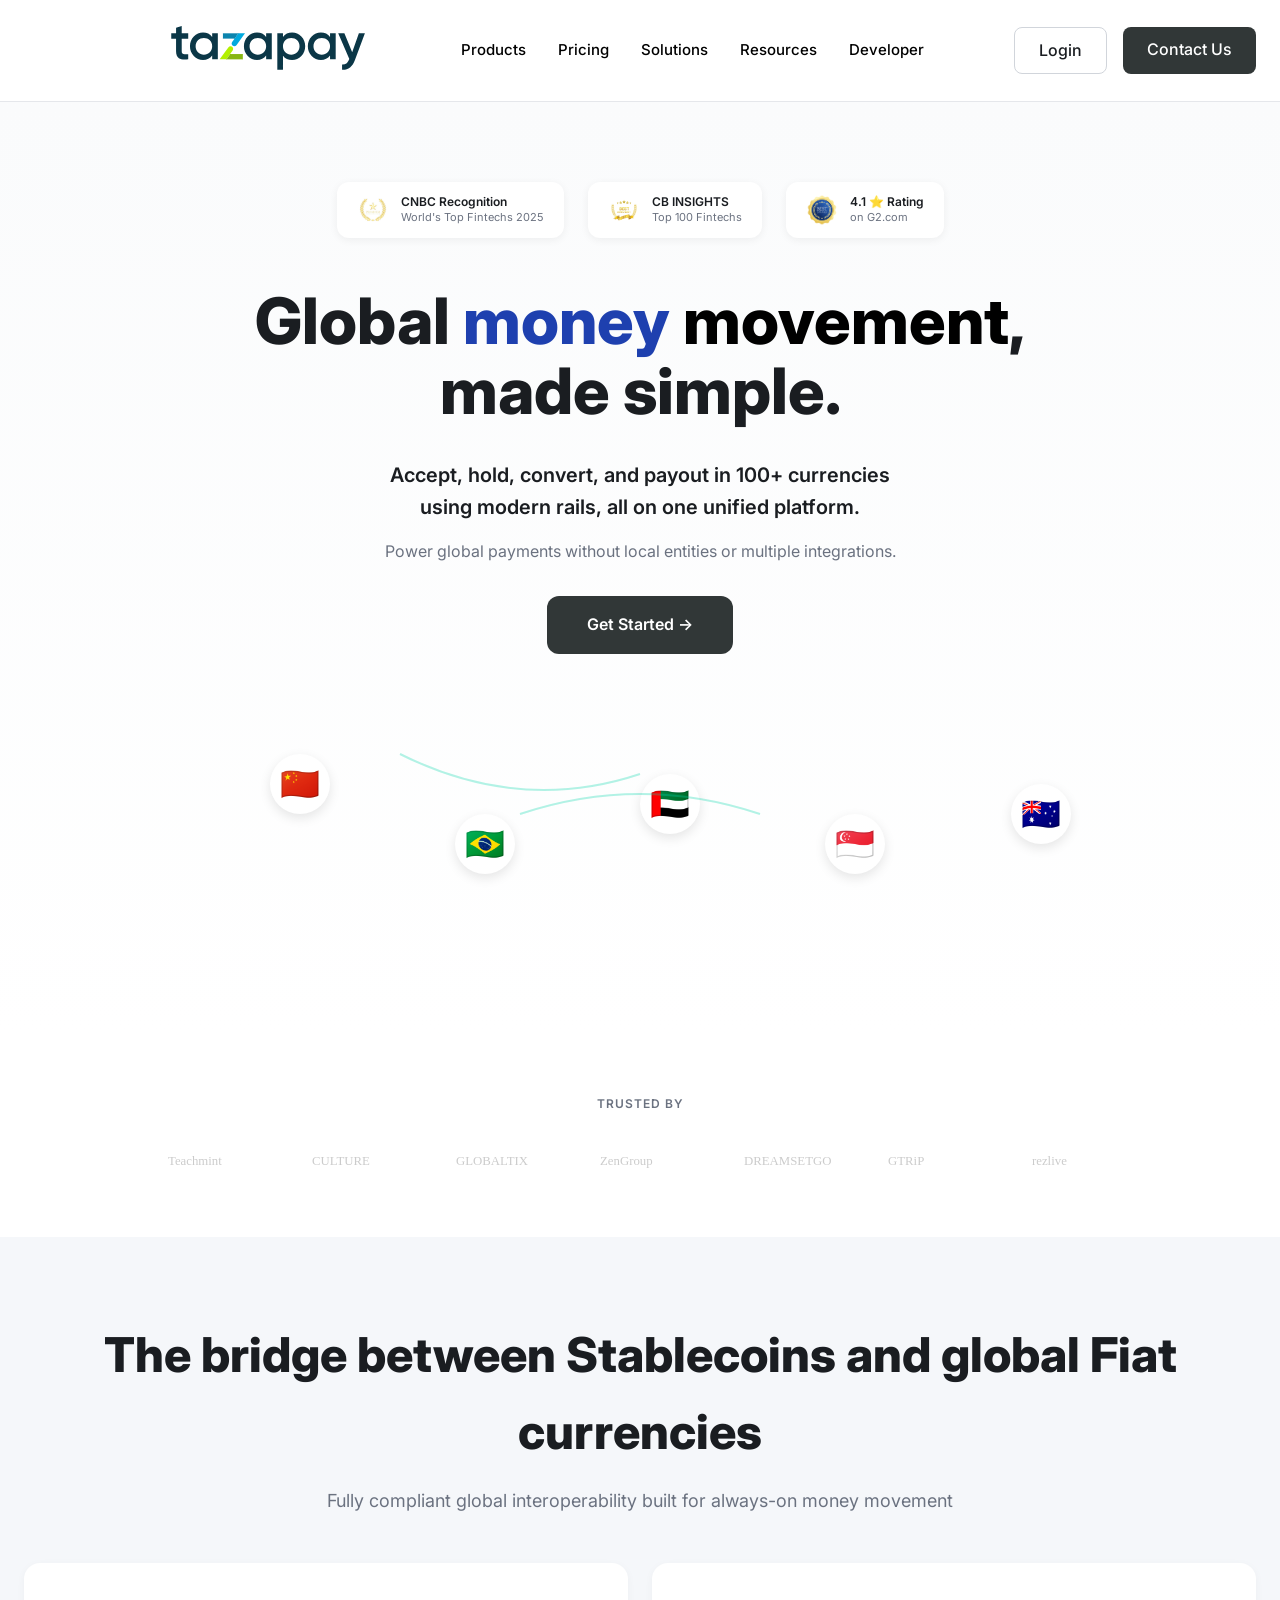
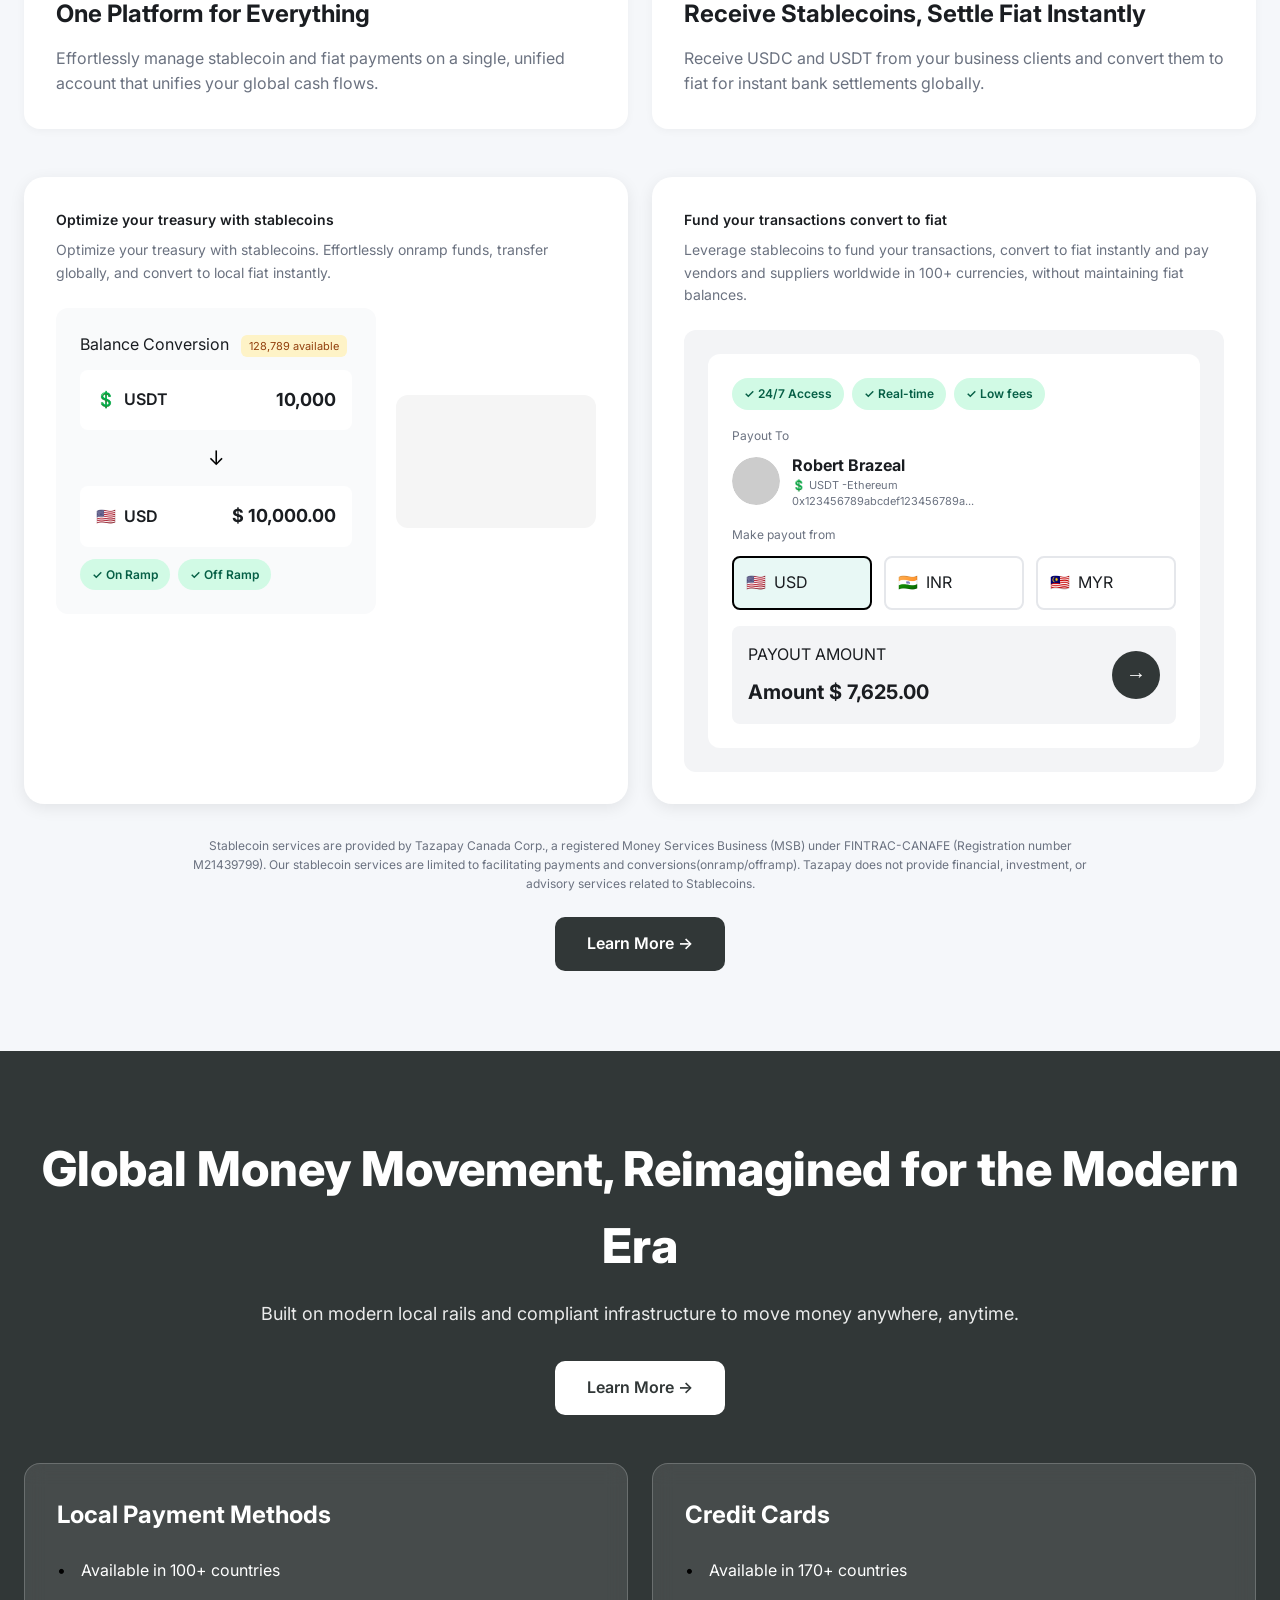
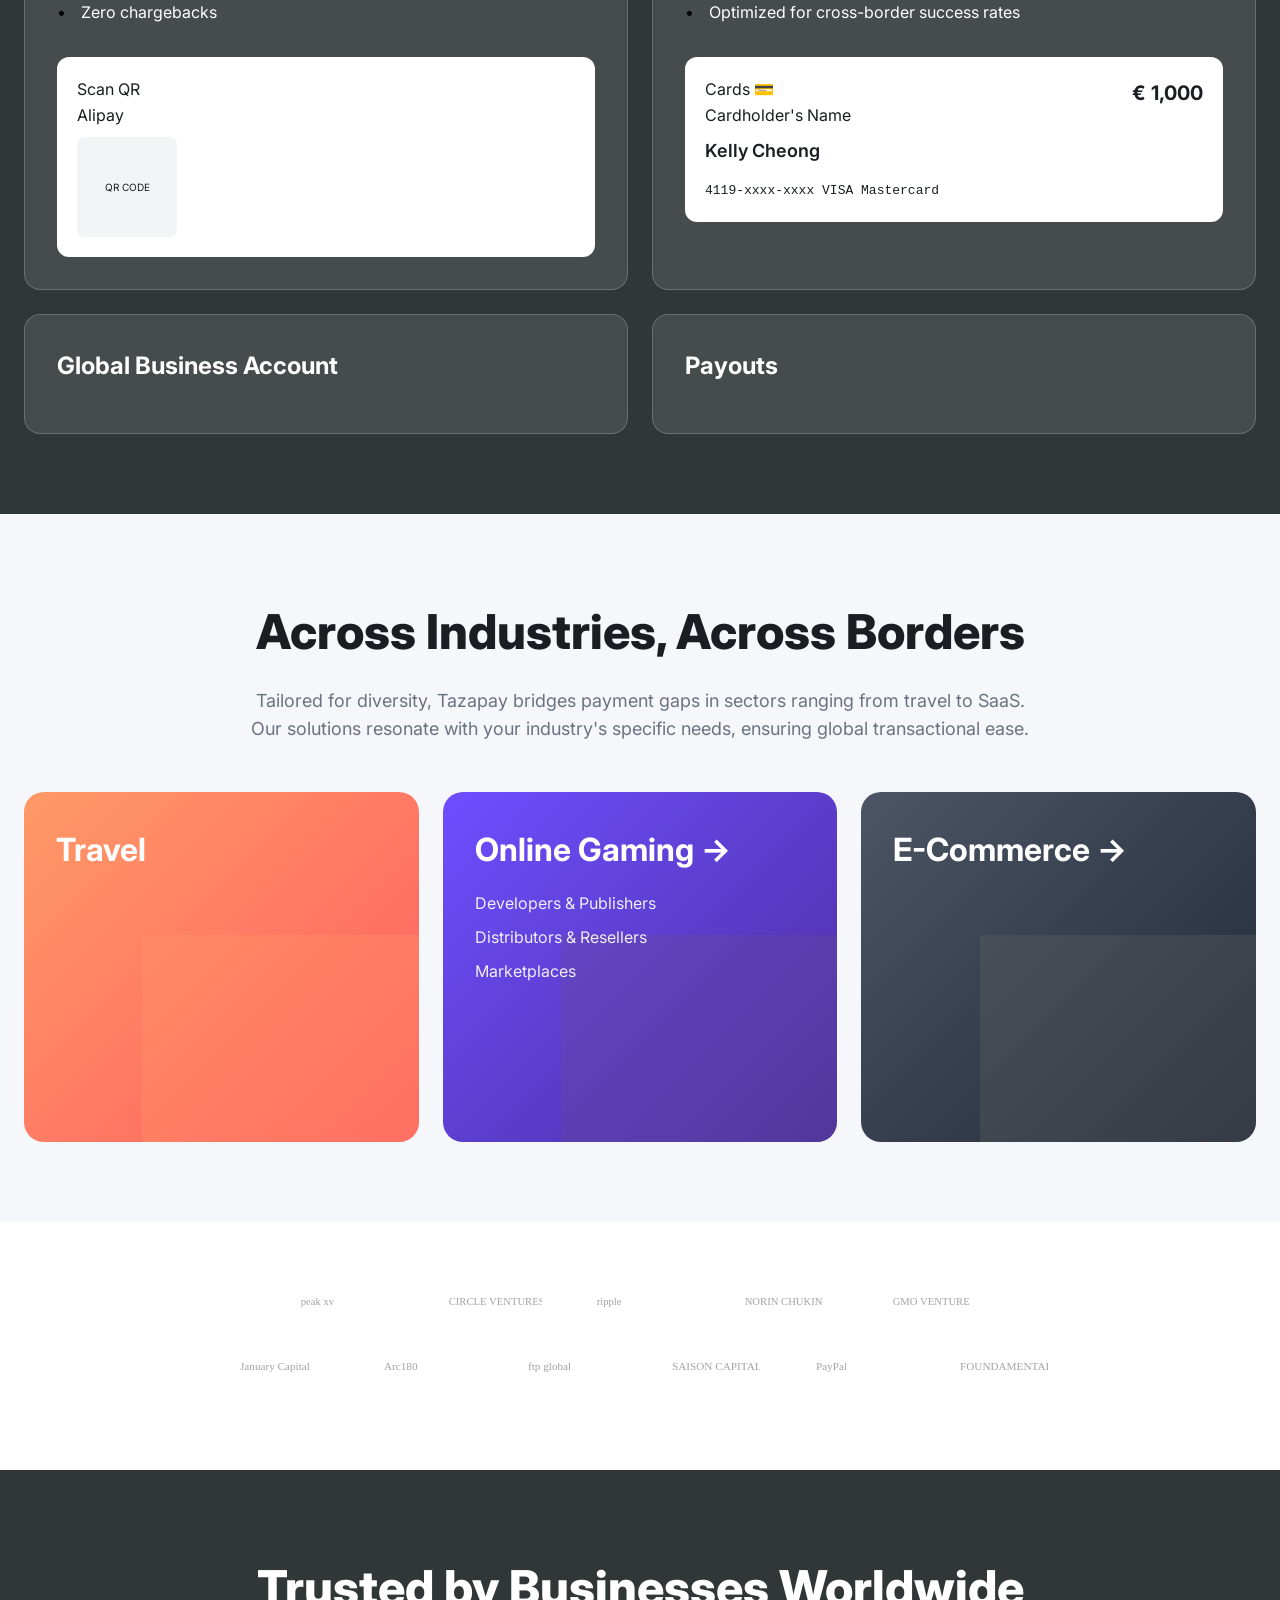
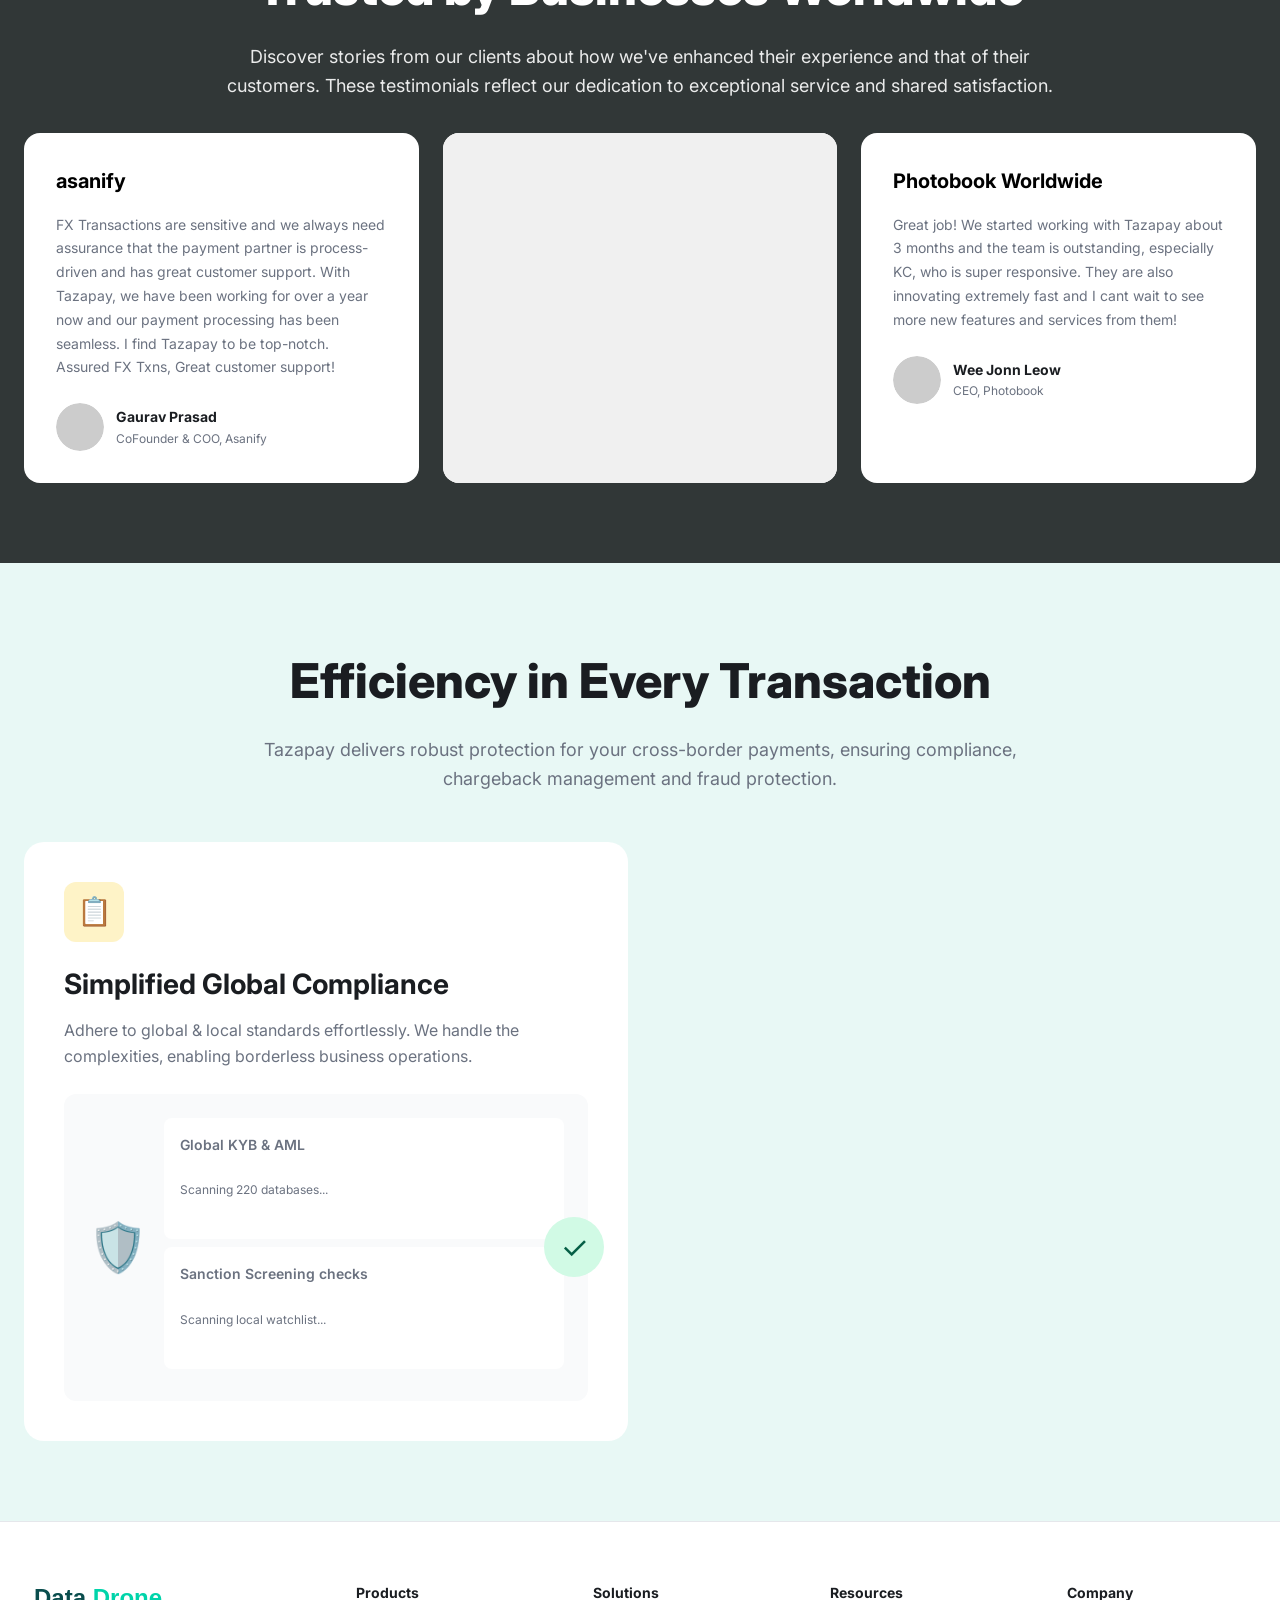
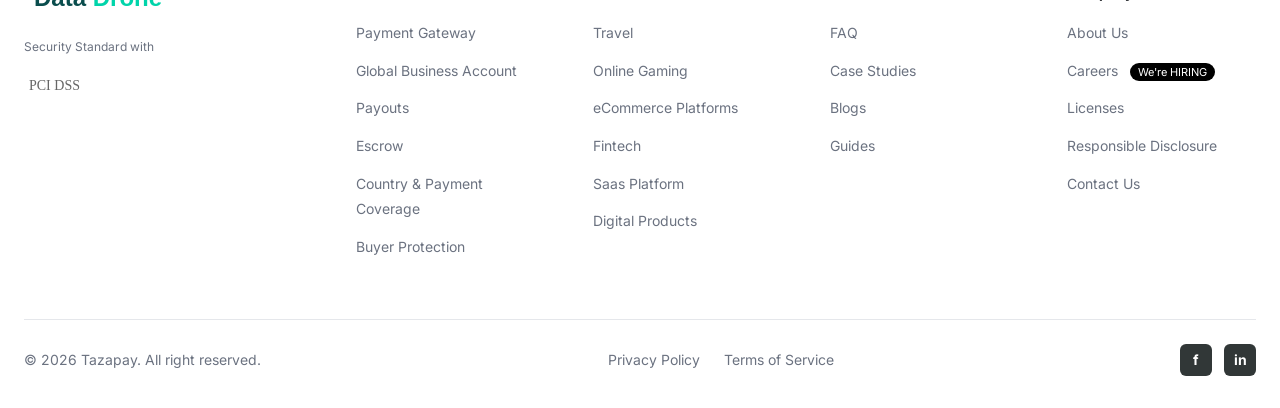
<file: index (2).html>
<!DOCTYPE html>
<html lang="en">
<head>
    <meta charset="UTF-8">
    <meta name="viewport" content="width=device-width, initial-scale=1.0">
    <title>Tazapay Clone</title>
    <link rel="stylesheet" href="style.css">
    <link rel="preconnect" href="https://fonts.googleapis.com">
    <link rel="preconnect" href="https://fonts.gstatic.com" crossorigin>
    <link href="https://fonts.googleapis.com/css2?family=Inter:wght@300;400;500;600;700;800&display=swap" rel="stylesheet">
</head>
<body>
    <!-- Navigation -->
    <nav class="navbar">
        <div class="container">
            <div class="nav-wrapper">
                <a href="#" class="logo">
                    <svg width="140" height="32" viewBox="0 0 120 32" fill="none">
                        <img src="img5.png">
                    </svg>
                </a>
                
                <div class="nav-menu">
                    <div class="nav-item">
                        <a href="#" class="nav-item">Products</a>
                        <div class="dropdown-menu">
                            <div class="dropdown-section">
                                <h3>Our Products</h3>
                                <div class="products-grid">
                                    <div class="product-item">
                                        <img src="data:image/svg+xml,%3Csvg xmlns='http://www.w3.org/2000/svg' width='200' height='120'%3E%3Crect fill='%23f0f0f0' width='200' height='120'/%3E%3C/svg%3E" alt="Payment Gateway">
                                        <h4>Payment Gateway</h4>
                                        <p>Accept Payments from 173+ countries with no local entities</p>
                                    </div>
                                    <div class="product-item">
                                        <img src="data:image/svg+xml,%3Csvg xmlns='http://www.w3.org/2000/svg' width='200' height='120'%3E%3Crect fill='%23f0f0f0' width='200' height='120'/%3E%3C/svg%3E" alt="Global Collection Accounts">
                                        <h4>Global Collection Accounts</h4>
                                        <p>Collect, hold, and disburse funds like a local over in 35+ currencies</p>
                                    </div>
                                    <div class="product-item">
                                        <img src="data:image/svg+xml,%3Csvg xmlns='http://www.w3.org/2000/svg' width='200' height='120'%3E%3Crect fill='%23f0f0f0' width='200' height='120'/%3E%3C/svg%3E" alt="Payouts">
                                        <h4>Payouts</h4>
                                        <p>Simplify how you pay globally with same-day payouts in 80+ markets</p>
                                    </div>
                                </div>
                                <h3>Features</h3>
                                <div class="features-row">
                                    <div class="feature-item">
                                        <h4>Country & Payment Coverage</h4>
                                        <p>Explore all available payment methods in countries worldwide.</p>
                                    </div>
                                    <div class="feature-item">
                                        <h4>Buyer Protection</h4>
                                        <p>Secure transactions, Comprehensive buyer protection</p>
                                    </div>
                                </div>
                            </div>
                        </div>
                    </div>
                    <a href="pricing.html" class="nav-item">Pricing</a>
                    <div class="nav-item ">
                        <a href="#"  class="nav-item">Solutions</a>
                        <div class="dropdown-menu">
                            <div class="dropdown-section">
                                <h3 class="nav-item">Solutions</h3>
                                <div class="simple-list">
                                    <a href="#" class="list-item">
                                        <h4>Travel</h4>
                                        <p>Payment solutions for travel businesses</p>
                                    </a>
                                    <a href="#" class="list-item">
                                        <h4>Online Gaming</h4>
                                        <p>Secure payments for gaming platforms</p>
                                    </a>
                                    <a href="#" class="list-item">
                                        <h4>eCommerce Platforms</h4>
                                        <p>Complete payment infrastructure for marketplaces</p>
                                    </a>
                                    <a href="#" class="list-item">
                                        <h4>Fintech</h4>
                                        <p>Embedded payments for fintech companies</p>
                                    </a>
                                    <a href="#" class="list-item">
                                        <h4>SaaS Platform</h4>
                                        <p>Global billing for SaaS businesses</p>
                                    </a>
                                    <a href="#" class="list-item">
                                        <h4>Digital Products</h4>
                                        <p>Payments for digital goods and services</p>
                                    </a>
                                </div>
                            </div>
                        </div>
                    </div>
                    <div class="nav-item ">
                        <a href="#" class="nav-item">Resources </a>
                        <div class="dropdown-menu">
                            <div class="dropdown-section">
                                <h3>Resources</h3>
                                <div class="simple-list">
                                    <a href="#" class="list-item">
                                        <h4>FAQ</h4>
                                        <p>Frequently asked questions</p>
                                    </a>
                                    <a href="#" class="list-item">
                                        <h4>Case Studies</h4>
                                        <p>Success stories from our clients</p>
                                    </a>
                                    <a href="#" class="list-item">
                                        <h4>Blogs</h4>
                                        <p>Latest insights and updates</p>
                                    </a>
                                    <a href="#" class="list-item">
                                        <h4>Guides</h4>
                                        <p>Comprehensive guides and documentation</p>
                                    </a>
                                </div>
                            </div>
                        </div>
                    </div>
                    <div class="nav-item ">
                        <a href="#" class="nav-item">Developer</a>
                        <div class="dropdown-menu">
                            <div class="dropdown-section">
                                <h3>Developer</h3>
                                <div class="simple-list">
                                    <a href="#" class="list-item">
                                        <h4>API Documentation</h4>
                                        <p>Complete API reference and guides</p>
                                    </a>
                                    <a href="#" class="list-item">
                                        <h4>Integration Guides</h4>
                                        <p>Step-by-step integration tutorials</p>
                                    </a>
                                    <a href="#" class="list-item">
                                        <h4>SDKs & Libraries</h4>
                                        <p>Official SDKs for multiple languages</p>
                                    </a>
                                    <a href="#" class="list-item">
                                        <h4>API Status</h4>
                                        <p>Real-time API status and uptime</p>
                                    </a>
                                </div>
                            </div>
                        </div>
                    </div>
                </div>
                
                <div class="nav-buttons">
                    <a href="login.html" class="btn-login">Login</a>
                    <a href="#" class="btn-contact">Contact Us</a>
                </div>
            </div>
        </div>
    </nav>

    <!-- Hero Section -->
    <section class="hero">
        <div class="container">
            <!-- Badges -->
            <div class="badges">
                <div class="badge">
                    <img src="ach1.jpg" width="40px" height="40px" alt="CNBC">
                    <div class="badge-text">
                        <div class="badge-title">CNBC Recognition</div>
                        <div class="badge-sub">World's Top Fintechs 2025</div>
                    </div>
                </div>
                <div class="badge">
                    <img src="ach2.png" width="40px" height="40px" alt="CNBC">
                    <div class="badge-text">
                        <div class="badge-title">CB INSIGHTS</div>
                        <div class="badge-sub">Top 100 Fintechs</div>
                    </div>
                </div>
                <div class="badge">
                   <img src="ach3.png" width="40px" height="40px" alt="CNBC">
                    <div class="badge-text">
                        <div class="badge-title">4.1 ⭐ Rating</div>
                        <div class="badge-sub">on G2.com</div>
                    </div>
                </div>
            </div>
            
            <h1 class="hero-title">
                Global <span class="highlight-blue">money</span> <span class="highlight-teal">movement</span>,<br>
                made simple.
            </h1>
            
            <p class="hero-subtitle">
                Accept, hold, convert, and payout in 100+ currencies<br>
                using modern rails, all on one unified platform.
            </p>
            
            <p class="hero-description">
                Power global payments without local entities or multiple integrations.
            </p>
            
            <a
              href="onboarding-step1.html"
              class="btn-get-started"
              id="start-onboarding"
              data-event="onboarding_started"
              data-source="homepage_hero">
              Get Started →
            </a>

            
            <!-- Country Flags Animation -->
            <div class="flags-container">
                <div class="flag-circle" style="left: 20%; top: 20%;">🇨🇳</div>
                <div class="flag-circle" style="left: 35%; top: 50%;">🇧🇷</div>
                <div class="flag-circle" style="left: 50%; top: 30%;">🇦🇪</div>
                <div class="flag-circle" style="left: 65%; top: 50%;">🇸🇬</div>
                <div class="flag-circle" style="right: 15%; top: 35%;">🇦🇺</div>
                <svg class="connection-lines" viewBox="0 0 800 200">
                    <path d="M 160 40 Q 280 100 400 60" stroke="#00D4AA" stroke-width="2" fill="none" opacity="0.3"/>
                    <path d="M 280 100 Q 400 60 520 100" stroke="#00D4AA" stroke-width="2" fill="none" opacity="0.3"/>
                </svg>
            </div>
        </div>
    </section>

    <!-- Trusted By Section -->
    <section class="trusted-by">
        <div class="container">
            <p class="section-label">TRUSTED BY</p>
            <div class="company-logos">
                <img src="data:image/svg+xml,%3Csvg xmlns='http://www.w3.org/2000/svg' width='120' height='40'%3E%3Ctext x='10' y='25' font-size='16' fill='%23999'%3ETeachmint%3C/text%3E%3C/svg%3E" alt="Teachmint">
                <img src="data:image/svg+xml,%3Csvg xmlns='http://www.w3.org/2000/svg' width='120' height='40'%3E%3Ctext x='10' y='25' font-size='16' fill='%23999'%3ECULTURE%3C/text%3E%3C/svg%3E" alt="Culture">
                <img src="data:image/svg+xml,%3Csvg xmlns='http://www.w3.org/2000/svg' width='120' height='40'%3E%3Ctext x='10' y='25' font-size='16' fill='%23999'%3EGLOBALTIX%3C/text%3E%3C/svg%3E" alt="GlobalTix">
                <img src="data:image/svg+xml,%3Csvg xmlns='http://www.w3.org/2000/svg' width='120' height='40'%3E%3Ctext x='10' y='25' font-size='16' fill='%23999'%3EZenGroup%3C/text%3E%3C/svg%3E" alt="ZenGroup">
                <img src="data:image/svg+xml,%3Csvg xmlns='http://www.w3.org/2000/svg' width='120' height='40'%3E%3Ctext x='10' y='25' font-size='16' fill='%23999'%3EDREAMSETGO%3C/text%3E%3C/svg%3E" alt="DreamSetGo">
                <img src="data:image/svg+xml,%3Csvg xmlns='http://www.w3.org/2000/svg' width='120' height='40'%3E%3Ctext x='10' y='25' font-size='16' fill='%23999'%3EGTRiP%3C/text%3E%3C/svg%3E" alt="GTRiP">
                <img src="data:image/svg+xml,%3Csvg xmlns='http://www.w3.org/2000/svg' width='120' height='40'%3E%3Ctext x='10' y='25' font-size='16' fill='%23999'%3Erezlive%3C/text%3E%3C/svg%3E" alt="rezlive">
            </div>
        </div>
    </section>

    <!-- Stablecoin Bridge Section -->
    <section class="stablecoin-section">
        <div class="container">
            <h2 class="section-title">The bridge between Stablecoins and global Fiat currencies</h2>
            <p class="section-subtitle">Fully compliant global interoperability built for always-on money movement</p>
            
            <div class="features-grid-two">
                <div class="feature-box">
                    <h3>One Platform for Everything</h3>
                    <p>Effortlessly manage stablecoin and fiat payments on a single, unified account that unifies your global cash flows.</p>
                </div>
                <div class="feature-box">
                    <h3>Receive Stablecoins, Settle Fiat Instantly</h3>
                    <p>Receive USDC and USDT from your business clients and convert them to fiat for instant bank settlements globally.</p>
                </div>
            </div>
            
            <div class="demo-cards">
                <div class="demo-card">
                    <div class="card-content">
                        <p class="card-label">Optimize your treasury with stablecoins</p>
                        <p class="card-description">Optimize your treasury with stablecoins. Effortlessly onramp funds, transfer globally, and convert to local fiat instantly.</p>
                        <div class="conversion-demo">
                            <div class="conversion-box">
                                <p>Balance Conversion <span class="amount-badge">128,789 available</span></p>
                                <div class="conversion-input">
                                    <div class="currency-select">
                                        <span class="currency-icon">💲</span> USDT
                                    </div>
                                    <div class="amount">10,000</div>
                                </div>
                                <div class="conversion-arrow">↓</div>
                                <div class="conversion-input">
                                    <div class="currency-select">
                                        <span class="flag">🇺🇸</span> USD
                                    </div>
                                    <div class="amount">$ 10,000.00</div>
                                </div>
                                <div class="status-badges">
                                    <span class="badge-green">✓ On Ramp</span>
                                    <span class="badge-green">✓ Off Ramp</span>
                                </div>
                            </div>
                            <img src="data:image/svg+xml,%3Csvg xmlns='http://www.w3.org/2000/svg' width='300' height='200'%3E%3Crect fill='%23f5f5f5' width='300' height='200'/%3E%3C/svg%3E" alt="Person" class="person-image">
                        </div>
                    </div>
                </div>
                
                <div class="demo-card">
                    <div class="card-content">
                        <p class="card-label">Fund your transactions convert to fiat</p>
                        <p class="card-description">Leverage stablecoins to fund your transactions, convert to fiat instantly and pay vendors and suppliers worldwide in 100+ currencies, without maintaining fiat balances.</p>
                        <div class="payout-demo">
                            <div class="payout-box">
                                <div class="badges-top">
                                    <span class="badge-green">✓ 24/7 Access</span>
                                    <span class="badge-green">✓ Real-time</span>
                                    <span class="badge-green">✓ Low fees</span>
                                </div>
                                <p class="payout-label">Payout To</p>
                                <div class="payout-recipient">
                                    <img src="data:image/svg+xml,%3Csvg xmlns='http://www.w3.org/2000/svg' width='40' height='40'%3E%3Ccircle cx='20' cy='20' r='20' fill='%23ccc'/%3E%3C/svg%3E" alt="Profile" class="profile-pic">
                                    <div>
                                        <p class="name">Robert Brazeal</p>
                                        <p class="wallet">💲 USDT -Ethereum<br>0x123456789abcdef123456789a...</p>
                                    </div>
                                </div>
                                <p class="payout-from">Make payout from</p>
                                <div class="currency-options">
                                    <label class="currency-option selected">
                                        <input type="radio" name="currency" checked>
                                        <span class="flag">🇺🇸</span> USD
                                    </label>
                                    <label class="currency-option">
                                        <input type="radio" name="currency">
                                        <span class="flag">🇮🇳</span> INR
                                    </label>
                                    <label class="currency-option">
                                        <input type="radio" name="currency">
                                        <span class="flag">🇲🇾</span> MYR
                                    </label>
                                </div>
                                <div class="payout-amount">
                                    <p>PAYOUT AMOUNT</p>
                                    <p class="amount-large">Amount $ 7,625.00</p>
                                    <button class="btn-submit">→</button>
                                </div>
                            </div>
                        </div>
                    </div>
                </div>
            </div>
            
            <p class="disclaimer">Stablecoin services are provided by Tazapay Canada Corp., a registered Money Services Business (MSB) under FINTRAC-CANAFE (Registration number M21439799). Our stablecoin services are limited to facilitating payments and conversions(onramp/offramp). Tazapay does not provide financial, investment, or advisory services related to Stablecoins.</p>
            
            <a href="#" class="btn-learn-more">Learn More →</a>
        </div>
    </section>

    <!-- Global Money Movement Section -->
    <section class="global-movement">
        <div class="container">
            <h2 class="section-title-white">Global Money Movement, Reimagined for the Modern Era</h2>
            <p class="section-subtitle-white">Built on modern local rails and compliant infrastructure to move money anywhere, anytime.</p>
            
            <a href="#" class="btn-learn-white">Learn More →</a>
            
            <div class="payment-methods-grid">
                <div class="payment-method-card">
                    <h3>Local Payment Methods</h3>
                    <ul>
                        <li>Available in 100+ countries</li>
                        <li>Zero chargebacks</li>
                    </ul>
                    <div class="method-example">
                        <p>Scan QR</p>
                        <div class="qr-code">
                            <p>Alipay</p>
                            <div class="qr-placeholder">QR CODE</div>
                        </div>
                    </div>
                </div>
                
                <div class="payment-method-card">
                    <h3>Credit Cards</h3>
                    <ul>
                        <li>Available in 170+ countries</li>
                        <li>Optimized for cross-border success rates</li>
                    </ul>
                    <div class="card-example">
                        <p>Cards 💳 <span class="card-amount">€ 1,000</span></p>
                        <p>Cardholder's Name</p>
                        <p class="cardholder-name">Kelly Cheong</p>
                        <p class="card-number">4119-xxxx-xxxx <span class="card-logos">VISA Mastercard</span></p>
                    </div>
                </div>
                
                <div class="payment-method-card">
                    <h3>Global Business Account</h3>
                </div>
                
                <div class="payment-method-card">
                    <h3>Payouts</h3>
                </div>
            </div>
        </div>
    </section>

    <!-- Industries Section -->
    <section class="industries">
        <div class="container">
            <h2 class="section-title">Across Industries, Across Borders</h2>
            <p class="section-subtitle">Tailored for diversity, Tazapay bridges payment gaps in sectors ranging from travel to SaaS.<br>Our solutions resonate with your industry's specific needs, ensuring global transactional ease.</p>
            
            <div class="industry-cards">
                <div class="industry-card orange">
                    <h3>Travel</h3>
                    <img src="data:image/svg+xml,%3Csvg xmlns='http://www.w3.org/2000/svg' width='400' height='300'%3E%3Crect fill='%23ff9966' width='400' height='300'/%3E%3C/svg%3E" alt="Travel">
                </div>
                <div class="industry-card purple">
                    <h3>Online Gaming →</h3>
                    <div class="industry-details">
                        <p>Developers & Publishers</p>
                        <p>Distributors & Resellers</p>
                        <p>Marketplaces</p>
                    </div>
                    <img src="data:image/svg+xml,%3Csvg xmlns='http://www.w3.org/2000/svg' width='400' height='300'%3E%3Crect fill='%236a4c93' width='400' height='300'/%3E%3C/svg%3E" alt="Gaming">
                </div>
                <div class="industry-card gray">
                    <h3>E-Commerce →</h3>
                    <img src="data:image/svg+xml,%3Csvg xmlns='http://www.w3.org/2000/svg' width='400' height='300'%3E%3Crect fill='%23666' width='400' height='300'/%3E%3C/svg%3E" alt="E-Commerce">
                </div>
            </div>
        </div>
    </section>

    <!-- Investors Section -->
    <section class="investors">
        <div class="container">
            <div class="investor-logos">
                <img src="data:image/svg+xml,%3Csvg xmlns='http://www.w3.org/2000/svg' width='150' height='60'%3E%3Ctext x='10' y='35' font-size='16' fill='%23666'%3Epeak xv%3C/text%3E%3C/svg%3E" alt="Peak XV">
                <img src="data:image/svg+xml,%3Csvg xmlns='http://www.w3.org/2000/svg' width='150' height='60'%3E%3Ctext x='10' y='35' font-size='16' fill='%23666'%3ECIRCLE VENTURES%3C/text%3E%3C/svg%3E" alt="Circle Ventures">
                <img src="data:image/svg+xml,%3Csvg xmlns='http://www.w3.org/2000/svg' width='150' height='60'%3E%3Ctext x='10' y='35' font-size='16' fill='%23666'%3Eripple%3C/text%3E%3C/svg%3E" alt="Ripple">
                <img src="data:image/svg+xml,%3Csvg xmlns='http://www.w3.org/2000/svg' width='150' height='60'%3E%3Ctext x='10' y='35' font-size='16' fill='%23666'%3ENORIN CHUKIN%3C/text%3E%3C/svg%3E" alt="Norin Chukin">
                <img src="data:image/svg+xml,%3Csvg xmlns='http://www.w3.org/2000/svg' width='150' height='60'%3E%3Ctext x='10' y='35' font-size='16' fill='%23666'%3EGMO VENTURE%3C/text%3E%3C/svg%3E" alt="GMO Venture">
            </div>
            <div class="investor-logos-row2">
                <img src="data:image/svg+xml,%3Csvg xmlns='http://www.w3.org/2000/svg' width='120' height='50'%3E%3Ctext x='10' y='30' font-size='14' fill='%23666'%3EJanuary Capital%3C/text%3E%3C/svg%3E" alt="January Capital">
                <img src="data:image/svg+xml,%3Csvg xmlns='http://www.w3.org/2000/svg' width='120' height='50'%3E%3Ctext x='10' y='30' font-size='14' fill='%23666'%3EArc180%3C/text%3E%3C/svg%3E" alt="Arc180">
                <img src="data:image/svg+xml,%3Csvg xmlns='http://www.w3.org/2000/svg' width='120' height='50'%3E%3Ctext x='10' y='30' font-size='14' fill='%23666'%3Eftp global%3C/text%3E%3C/svg%3E" alt="ftp global">
                <img src="data:image/svg+xml,%3Csvg xmlns='http://www.w3.org/2000/svg' width='120' height='50'%3E%3Ctext x='10' y='30' font-size='14' fill='%23666'%3ESAISON CAPITAL%3C/text%3E%3C/svg%3E" alt="Saison Capital">
                <img src="data:image/svg+xml,%3Csvg xmlns='http://www.w3.org/2000/svg' width='120' height='50'%3E%3Ctext x='10' y='30' font-size='14' fill='%23666'%3EPayPal%3C/text%3E%3C/svg%3E" alt="PayPal">
                <img src="data:image/svg+xml,%3Csvg xmlns='http://www.w3.org/2000/svg' width='120' height='50'%3E%3Ctext x='10' y='30' font-size='14' fill='%23666'%3EFOUNDAMENTAL%3C/text%3E%3C/svg%3E" alt="Foundamental">
            </div>
        </div>
    </section>

    <!-- Testimonials Section -->
    <section class="testimonials-section">
        <div class="container">
            <h2 class="section-title-white">Trusted by Businesses Worldwide</h2>
            <p class="section-subtitle-white">Discover stories from our clients about how we've enhanced their experience and that of their<br>customers. These testimonials reflect our dedication to exceptional service and shared satisfaction.</p>
            
            <div class="testimonial-cards">
                <div class="testimonial-card">
                    <div class="company-logo">asanify</div>
                    <p class="testimonial-text">FX Transactions are sensitive and we always need assurance that the payment partner is process-driven and has great customer support. With Tazapay, we have been working for over a year now and our payment processing has been seamless. I find Tazapay to be top-notch. Assured FX Txns, Great customer support!</p>
                    <div class="testimonial-author">
                        <img src="data:image/svg+xml,%3Csvg xmlns='http://www.w3.org/2000/svg' width='50' height='50'%3E%3Ccircle cx='25' cy='25' r='25' fill='%23ccc'/%3E%3C/svg%3E" alt="Gaurav">
                        <div>
                            <p class="author-name">Gaurav Prasad</p>
                            <p class="author-title">CoFounder & COO, Asanify</p>
                        </div>
                    </div>
                </div>
                
                <div class="testimonial-card with-image">
                    <img src="data:image/svg+xml,%3Csvg xmlns='http://www.w3.org/2000/svg' width='500' height='400'%3E%3Crect fill='%23f0f0f0' width='500' height='400'/%3E%3C/svg%3E" alt="Team" class="testimonial-bg">
                </div>
                
                <div class="testimonial-card">
                    <div class="company-logo">Photobook Worldwide</div>
                    <p class="testimonial-text">Great job! We started working with Tazapay about 3 months and the team is outstanding, especially KC, who is super responsive. They are also innovating extremely fast and I cant wait to see more new features and services from them!</p>
                    <div class="testimonial-author">
                        <img src="data:image/svg+xml,%3Csvg xmlns='http://www.w3.org/2000/svg' width='50' height='50'%3E%3Ccircle cx='25' cy='25' r='25' fill='%23ccc'/%3E%3C/svg%3E" alt="Wee Jonn">
                        <div>
                            <p class="author-name">Wee Jonn Leow</p>
                            <p class="author-title">CEO, Photobook</p>
                        </div>
                    </div>
                </div>
            </div>
        </div>
    </section>

    <!-- Efficiency Section -->
    <section class="efficiency">
        <div class="container">
            <h2 class="section-title">Efficiency in Every Transaction</h2>
            <p class="section-subtitle">Tazapay delivers robust protection for your cross-border payments, ensuring compliance,<br>chargeback management and fraud protection.</p>
            
            <div class="efficiency-features">
                <div class="efficiency-card">
                    <div class="icon-orange">📋</div>
                    <h3>Simplified Global Compliance</h3>
                    <p>Adhere to global & local standards effortlessly. We handle the complexities, enabling borderless business operations.</p>
                    <div class="compliance-visual">
                        <div class="compliance-check">
                            <span class="shield-icon">🛡️</span>
                            <div class="check-items">
                                <div class="check-item">
                                    <p>Global KYB & AML</p>
                                    <p class="check-status">Scanning 220 databases...</p>
                                </div>
                                <div class="check-item">
                                    <p>Sanction Screening checks</p>
                                    <p class="check-status">Scanning local watchlist...</p>
                                </div>
                                <span class="check-complete">✓</span>
                            </div>
                        </div>
                    </div>
                </div>
                
                <div class="efficiency-placeholder">
                    <!-- Additional efficiency features would go here -->
                </div>
            </div>
        </div>
    </section>



    <!-- Footer -->
    <footer class="footer">
        <div class="container">
            <div class="footer-content">
                <div class="footer-col">
                    <div class="footer-logo">
                        <svg width="140" height="32" viewBox="0 0 120 32" fill="none">
                            <text x="0" y="24" font-family="Arial, sans-serif" font-size="24" font-weight="600">
                                <tspan fill="#0A4D4D">Data</tspan>
                                <tspan fill="#00D4AA">Drone</tspan>
                                <tspan fill="#0A4D4D"></tspan>
                            </text>
                        </svg>
                    </div>
                    <p class="security-text">Security Standard with</p>
                    <div class="pci-badge">
                        <img src="data:image/svg+xml,%3Csvg xmlns='http://www.w3.org/2000/svg' width='80' height='40'%3E%3Ctext x='5' y='25' font-size='14' fill='%23666'%3EPCI DSS%3C/text%3E%3C/svg%3E" alt="PCI DSS">
                    </div>
                </div>
                
                <div class="footer-col">
                    <h4>Products</h4>
                    <ul>
                        <li><a href="#">Payment Gateway</a></li>
                        <li><a href="#">Global Business Account</a></li>
                        <li><a href="#">Payouts</a></li>
                        <li><a href="#">Escrow</a></li>
                        <li><a href="#">Country & Payment Coverage</a></li>
                        <li><a href="#">Buyer Protection</a></li>
                    </ul>
                </div>
                
                <div class="footer-col">
                    <h4>Solutions</h4>
                    <ul>
                        <li><a href="#">Travel</a></li>
                        <li><a href="#">Online Gaming</a></li>
                        <li><a href="#">eCommerce Platforms</a></li>
                        <li><a href="#">Fintech</a></li>
                        <li><a href="#">Saas Platform</a></li>
                        <li><a href="#">Digital Products</a></li>
                    </ul>
                </div>
                
                <div class="footer-col">
                    <h4>Resources</h4>
                    <ul>
                        <li><a href="#">FAQ</a></li>
                        <li><a href="debug.html">Case Studies</a></li>
                        <li><a href="#">Blogs</a></li>
                        <li><a href="#">Guides</a></li>
                    </ul>
                </div>
                
                <div class="footer-col">
                    <h4>Company</h4>
                    <ul>
                        <li><a href="#">About Us</a></li>
                        <li><a href="#">Careers <span class="hiring-badge">We're HIRING</span></a></li>
                        <li><a href="#">Licenses</a></li>
                        <li><a href="#">Responsible Disclosure</a></li>
                        <li><a href="#">Contact Us</a></li>
                    </ul>
                </div>
            </div>
            
            <div class="footer-bottom">
                <p>© 2026 Tazapay. All right reserved.</p>
                <div class="footer-links">
                    <a href="#">Privacy Policy</a>
                    <a href="#">Terms of Service</a>
                </div>
                <div class="social-icons">
                    <a href="#">f</a>
                    <a href="#">in</a>
                </div>
            </div>
        </div>
    </footer>
<script>
  !function(){var i="analytics",analytics=window[i]=window[i]||[];if(!analytics.initialize)if(analytics.invoked)window.console&&console.error&&console.error("Segment snippet included twice.");else{analytics.invoked=!0;analytics.methods=["trackSubmit","trackClick","trackLink","trackForm","pageview","identify","reset","group","track","ready","alias","debug","page","screen","once","off","on","addSourceMiddleware","addIntegrationMiddleware","setAnonymousId","addDestinationMiddleware","register"];analytics.factory=function(e){return function(){if(window[i].initialized)return window[i][e].apply(window[i],arguments);var n=Array.prototype.slice.call(arguments);if(["track","screen","alias","group","page","identify"].indexOf(e)>-1){var c=document.querySelector("link[rel='canonical']");n.push({__t:"bpc",c:c&&c.getAttribute("href")||void 0,p:location.pathname,u:location.href,s:location.search,t:document.title,r:document.referrer})}n.unshift(e);analytics.push(n);return analytics}};for(var n=0;n<analytics.methods.length;n++){var key=analytics.methods[n];analytics[key]=analytics.factory(key)}analytics.load=function(key,n){var t=document.createElement("script");t.type="text/javascript";t.async=!0;t.setAttribute("data-global-segment-analytics-key",i);t.src="https://cdn.segment.com/analytics.js/v1/" + key + "/analytics.min.js";var r=document.getElementsByTagName("script")[0];r.parentNode.insertBefore(t,r);analytics._loadOptions=n};analytics._writeKey="suzg9Ck5EW9xT65CXpm456ObsF3r3K31";;analytics.SNIPPET_VERSION="5.2.0";
  analytics.load("suzg9Ck5EW9xT65CXpm456ObsF3r3K31");
  analytics.page("Homepage", {
            page_name: "Datadrone Homepage",
            page_type: "landing_page"
        });
        }}();
        // Industry card hover effect
document.querySelectorAll('.industry-card').forEach(card => {
    card.addEventListener('mouseenter', function() {
        this.style.transform = 'scale(1.05)';
        this.style.transition = 'transform 0.3s ease';
    });
    
    card.addEventListener('mouseleave', function() {
        this.style.transform = 'scale(1)';
    });
});

// Console message
console.log('%cDatadronePay Website', 'font-size: 20px; font-weight: bold; color: #00D4AA;');
console.log('%cBuilt with HTML, CSS, and JavaScript', 'font-size: 14px; color: #0A4D4D;');
console.log('%c💚 DataDrone Pay', 'font-size: 12px; color: #00D4AA;');

// Loading animation
window.addEventListener('load', () => {
    document.body.style.opacity = '0';
    setTimeout(() => {
        document.body.style.transition = 'opacity 0.5s ease';
        document.body.style.opacity = '1';
    }, 100);
});
</script>
    <script src="script.js"></script>
</body>

</html>
</file>
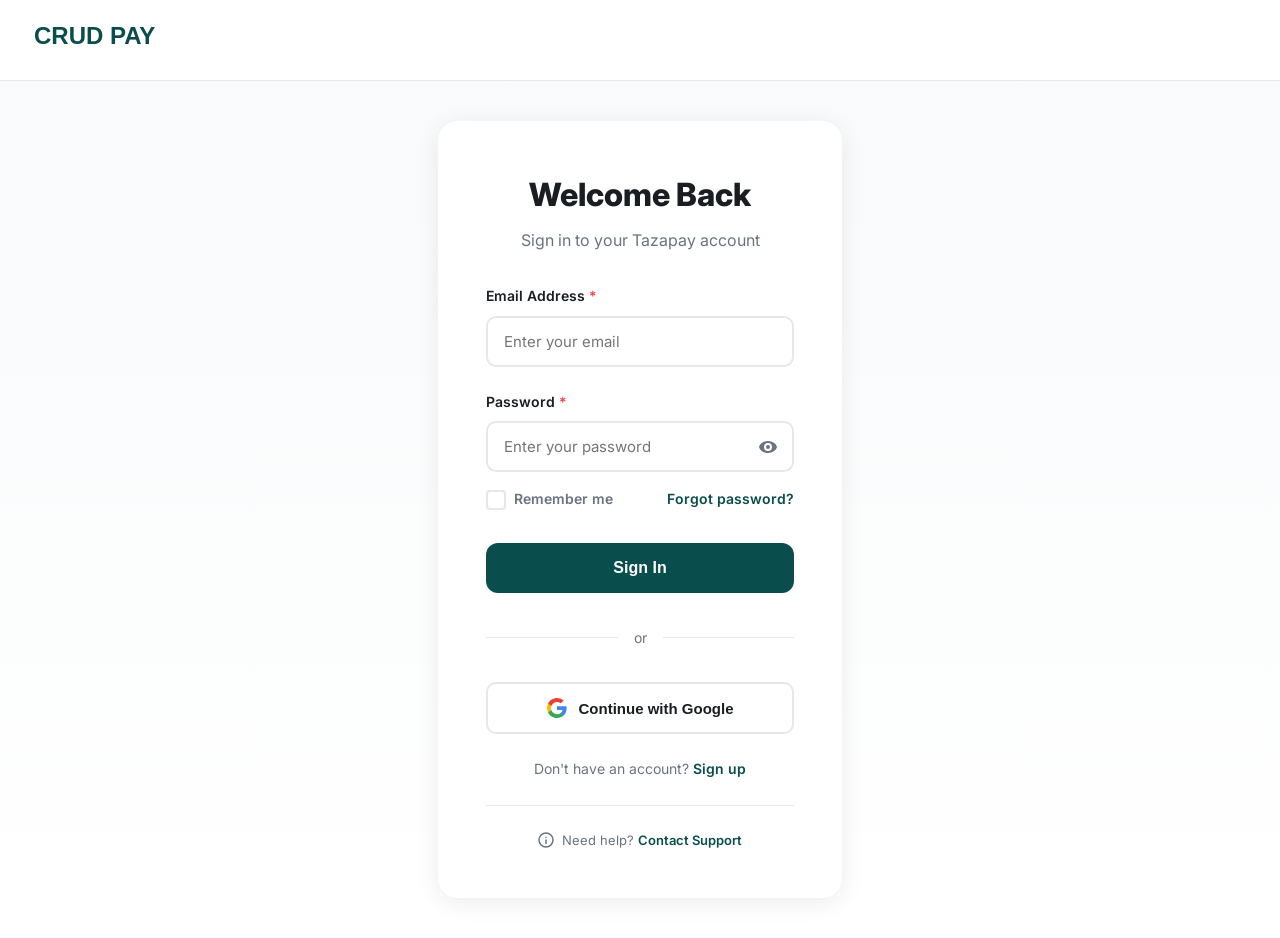
<file: login.html>
<!DOCTYPE html>
<html lang="en">
<head>
    <meta charset="UTF-8">
    <meta name="viewport" content="width=device-width, initial-scale=1.0">
    <title>Login | CRUD PAY</title>
    <link rel="stylesheet" href="login-styles.css">
    <link rel="preconnect" href="https://fonts.googleapis.com">
    <link rel="preconnect" href="https://fonts.gstatic.com" crossorigin>
    <link href="https://fonts.googleapis.com/css2?family=Inter:wght@300;400;500;600;700;800&display=swap" rel="stylesheet">
</head>
<body>
    <!-- Navigation -->
    <nav class="navbar">
        <div class="container">
            <a href="index.html" class="logo">
                <svg width="140" height="32" viewBox="0 0 120 32" fill="none">
                    <text x="0" y="24" font-family="Arial, sans-serif" font-size="24" font-weight="600">
                        <tspan fill="#0A4D4D">CRUD PAY</tspan>
                        <tspan fill="#00D4AA"></tspan>
                        <tspan fill="#0A4D4D"></tspan>
                    </text>
                </svg>
            </a>
        </div>
    </nav>

    <!-- Login Container -->
    <div class="login-wrapper">
        <div class="container">
            <div class="login-card">
                <div class="login-header">
                    <h1>Welcome Back</h1>
                    <p>Sign in to your Tazapay account</p>
                </div>

                <form id="loginForm" class="login-form">
                    <div class="form-group">
                        <label for="email">Email Address <span class="required">*</span></label>
                        <input 
                            type="email" 
                            id="email" 
                            name="email" 
                            placeholder="Enter your email"
                            required
                            autocomplete="email"
                        >
                        <span class="error-message" id="emailError"></span>
                    </div>

                    <div class="form-group">
                        <label for="password">Password <span class="required">*</span></label>
                        <div class="password-input-wrapper">
                            <input 
                                type="password" 
                                id="password" 
                                name="password" 
                                placeholder="Enter your password"
                                required
                                autocomplete="current-password"
                            >
                            <button type="button" class="toggle-password" id="togglePassword">
                                <svg class="eye-icon" width="20" height="20" viewBox="0 0 20 20" fill="none">
                                    <path d="M10 4C5 4 1.73 7.11 1 10c.73 2.89 4 6 9 6s8.27-3.11 9-6c-.73-2.89-4-6-9-6zm0 10a4 4 0 110-8 4 4 0 010 8zm0-6a2 2 0 100 4 2 2 0 000-4z" fill="currentColor"/>
                                </svg>
                            </button>
                        </div>
                        <span class="error-message" id="passwordError"></span>
                    </div>

                    <div class="form-options">
                        <label class="remember-me">
                            <input type="checkbox" id="rememberMe" name="rememberMe">
                            <span class="checkmark"></span>
                            <span class="checkbox-text">Remember me</span>
                        </label>
                        <a href="#" class="forgot-password">Forgot password?</a>
                    </div>

                    <button type="submit" class="btn-login">
                        Sign In
                    </button>
                </form>

                <div class="divider">
                    <span>or</span>
                </div>

                <div class="social-login">
                    <button class="btn-social google" type="button">
                        <svg width="20" height="20" viewBox="0 0 20 20" fill="none">
                            <path d="M19.6 10.23c0-.82-.1-1.42-.25-2.05H10v3.72h5.5c-.15.96-.74 2.31-2.04 3.22v2.45h3.16c1.89-1.73 2.98-4.3 2.98-7.34z" fill="#4285F4"/>
                            <path d="M13.46 15.13c-.83.59-1.96 1-3.46 1-2.64 0-4.88-1.74-5.68-4.15H1.07v2.52C2.72 17.75 6.09 20 10 20c2.7 0 4.96-.89 6.62-2.42l-3.16-2.45z" fill="#34A853"/>
                            <path d="M3.99 10c0-.69.12-1.35.32-1.97V5.51H1.07A9.973 9.973 0 000 10c0 1.61.39 3.14 1.07 4.49l3.24-2.52c-.2-.62-.32-1.28-.32-1.97z" fill="#FBBC05"/>
                            <path d="M10 3.88c1.88 0 3.13.81 3.85 1.48l2.84-2.76C14.96.99 12.7 0 10 0 6.09 0 2.72 2.25 1.07 5.51l3.24 2.52C5.12 5.62 7.36 3.88 10 3.88z" fill="#EA4335"/>
                        </svg>
                        Continue with Google
                    </button>
                </div>

                <div class="signup-link">
                    Don't have an account? <a href="onboarding-step1.html">Sign up</a>
                </div>

                <div class="help-text">
                    <svg width="16" height="16" viewBox="0 0 16 16" fill="none">
                        <circle cx="8" cy="8" r="7" stroke="#6B7280" stroke-width="1.5"/>
                        <path d="M8 11.5V8M8 5.5H8.005" stroke="#6B7280" stroke-width="1.5" stroke-linecap="round"/>
                    </svg>
                    <span>Need help? <a href="#support">Contact Support</a></span>
                </div>
            </div>
        </div>
    </div>

    <!-- Twilio Segment Analytics -->
    <script>
        !function(){var analytics=window.analytics=window.analytics||[];if(!analytics.initialize)if(analytics.invoked)window.console&&console.error&&console.error("Segment snippet included twice.");else{analytics.invoked=!0;analytics.methods=["trackSubmit","trackClick","trackLink","trackForm","pageview","identify","reset","group","track","ready","alias","debug","page","once","off","on","addSourceMiddleware","addIntegrationMiddleware","setAnonymousId","addDestinationMiddleware"];analytics.factory=function(e){return function(){var t=Array.prototype.slice.call(arguments);t.unshift(e);analytics.push(t);return analytics}};for(var e=0;e<analytics.methods.length;e++){var key=analytics.methods[e];analytics[key]=analytics.factory(key)}analytics.load=function(key,e){var t=document.createElement("script");t.type="text/javascript";t.async=!0;t.src="https://cdn.segment.com/analytics.js/v1/" + key + "/analytics.min.js";var n=document.getElementsByTagName("script")[0];n.parentNode.insertBefore(t,n);analytics._loadOptions=e};analytics._writeKey="suzg9Ck5EW9xT65CXpm456ObsF3r3K31";;analytics.SNIPPET_VERSION="4.15.3";
        analytics.load("suzg9Ck5EW9xT65CXpm456ObsF3r3K31");
        analytics.page("Login Page", {
            page_name: "Login",
            page_type: "authentication"
        });
        }}();
    </script>

    <script src="login.js"></script>
</body>
</html>
</file>
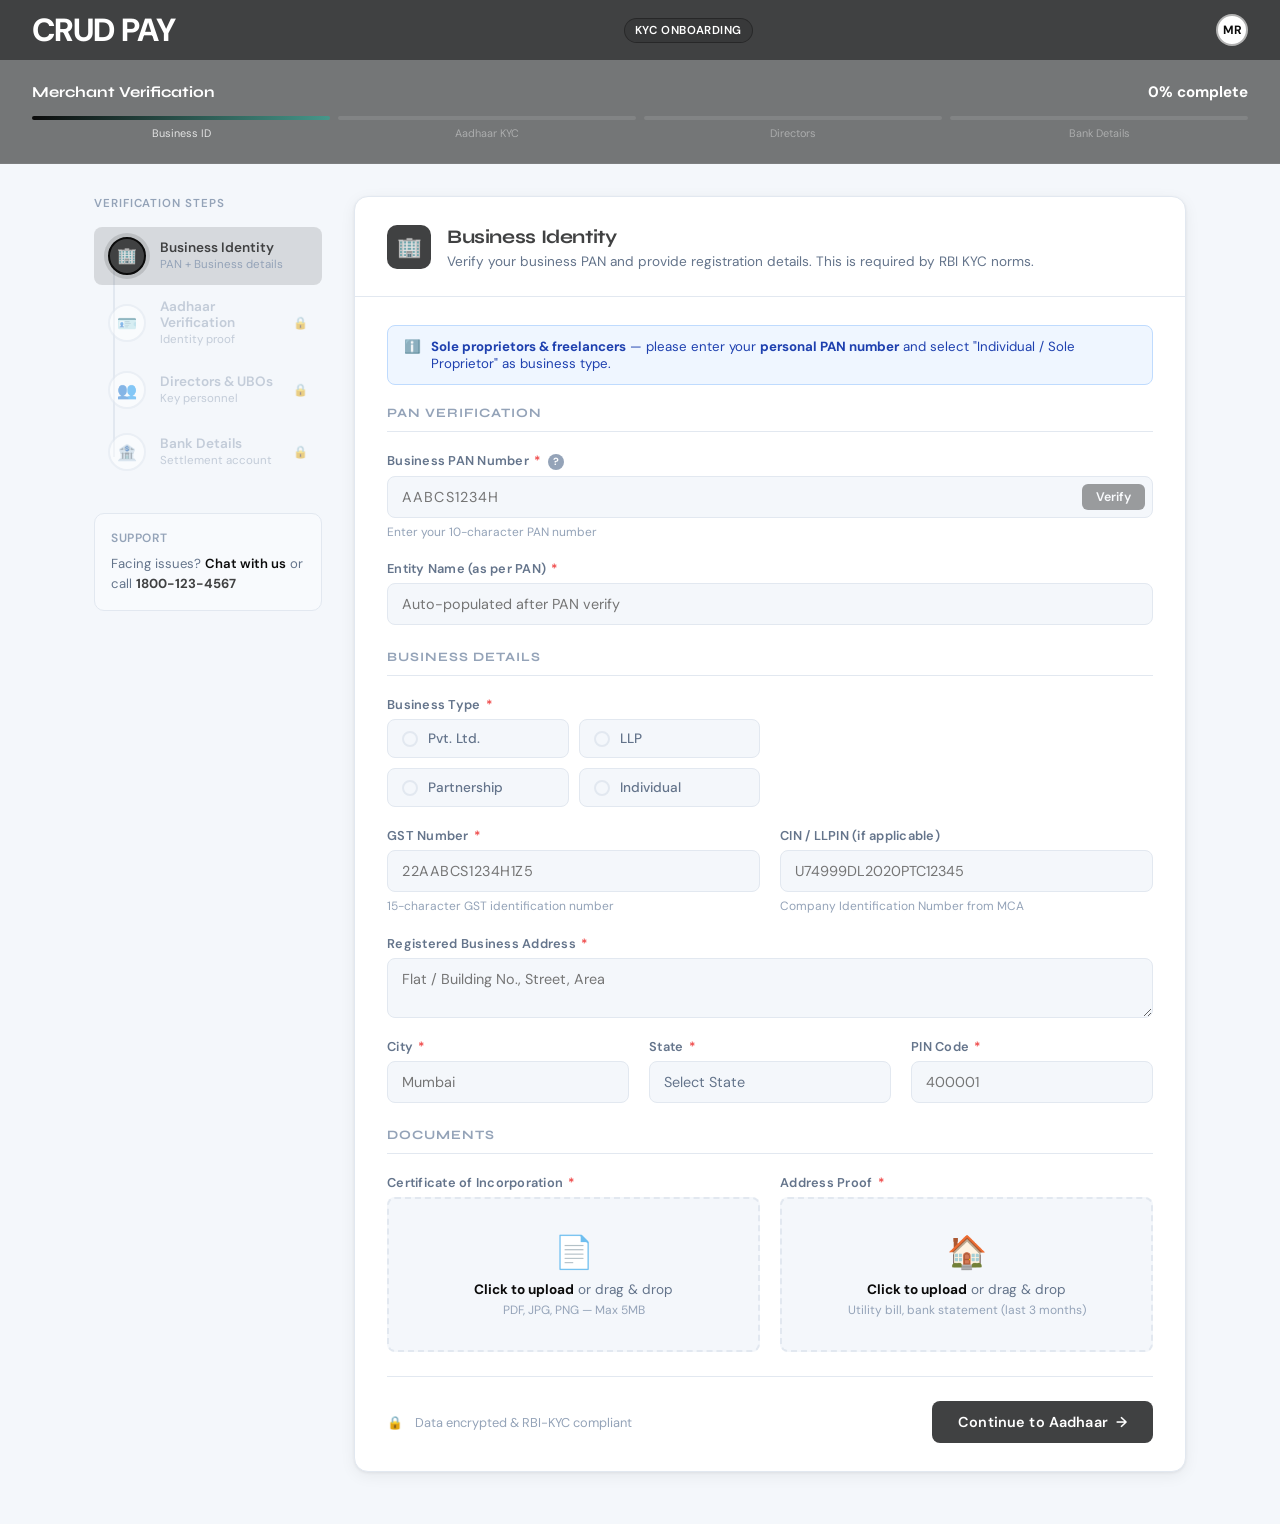
<file: onboarding-step1.html>
<!DOCTYPE html>
<html lang="en">
<head>
<meta charset="UTF-8">
<meta name="viewport" content="width=device-width, initial-scale=1.0">
<title>Merchant Onboarding — KYC Verification</title>
<link href="https://fonts.googleapis.com/css2?family=DM+Sans:wght@300;400;500;600;700&family=Syne:wght@600;700;800&display=swap" rel="stylesheet">
<style>
  *, *::before, *::after { box-sizing: border-box; margin: 0; padding: 0; }

  :root {
    --navy: #404142;
    --navy-light: #747677;
    --teal: #0b0b0b;
    --teal-dim: rgba(0, 0, 0, 0.12);
    --teal-glow: rgba(0, 0, 0, 0.3);
    --white: #ffffff;
    --surface: #f4f7fb;
    --surface-card: #ffffff;
    --border: #e2e8f0;
    --border-active: #141a19;
    --text-primary: #64748b;
    --text-secondary: #64748b;
    --text-muted: #94a3b8;
    --error: #ef4444;
    --success: #10b981;
    --warning: #f59e0b;
    --shadow-card: 0 1px 3px rgba(0,0,0,0.06), 0 4px 16px rgba(0,0,0,0.06);
    --shadow-active: 0 0 0 3px var(--teal-glow), 0 4px 20px rgba(0,0,0,0.08);
    --radius: 14px;
    --radius-sm: 8px;
  }

  body {
    font-family: 'DM Sans', sans-serif;
    background: var(--surface);
    color: var(--text-primary);
    min-height: 100vh;
  }

  /* ── Top Bar ── */
  .topbar {
    background: var(--navy);
    padding: 0 2rem;
    height: 60px;
    display: flex;
    align-items: center;
    justify-content: space-between;
    position: sticky;
    top: 0;
    z-index: 100;
  }
  .topbar-logo {
    font-size: 2rem;
    font-weight: 800;
    color: var(--white);
    letter-spacing: -0.02em;
    display: flex;
    align-items: center;
    gap: 8px;
  }
  .topbar-logo span {
    color: var(--teal);
  }
  .topbar-badge {
    background: var(--teal-dim);
    border: 1px solid var(--teal-glow);
    color: var(--white);
    font-size: 0.72rem;
    font-weight: 600;
    padding: 4px 10px;
    border-radius: 20px;
    letter-spacing: 0.05em;
    text-transform: uppercase;
  }
  .topbar-right {
    display: flex;
    align-items: center;
    gap: 14px;
    color: var(--text-muted);
    font-size: 0.85rem;
  }
  .topbar-avatar {
    width: 32px; height: 32px;
    border-radius: 50%;
    background: white;
    border: 2px solid var(--teal-glow);
    display: flex; align-items: center; justify-content: center;
    color: var(--teal);
    font-weight: 700;
    font-size: 0.75rem;
  }

  /* ── Progress Header ── */
  .progress-header {
    background: var(--navy-light);
    padding: 1.4rem 2rem;
    border-bottom: 1px solid rgba(255,255,255,0.06);
  }
  .progress-meta {
    display: flex;
    align-items: center;
    justify-content: space-between;
    margin-bottom: 14px;
  }
  .progress-label {
    font-family: 'Syne', sans-serif;
    color: var(--white);
    font-size: 0.95rem;
    font-weight: 700;
  }
  .progress-pct {
    color: white;
    font-weight: 700;
    font-size: 0.95rem;
  }
  .progress-steps {
    display: flex;
    gap: 8px;
    align-items: center;
  }
  .progress-step {
    display: flex;
    flex-direction: column;
    align-items: center;
    gap: 6px;
    flex: 1;
    cursor: default;
  }
  .ps-bar {
    height: 4px;
    border-radius: 2px;
    width: 100%;
    background: rgba(255,255,255,0.1);
    transition: background 0.5s ease;
  }
  .ps-bar.done { background: var(--teal); }
  .ps-bar.active { background: linear-gradient(90deg, var(--teal), rgba(0,201,167,0.4)); animation: shimmer 1.5s infinite; }
  @keyframes shimmer {
    0% { background-position: -200% center; }
    100% { background-position: 200% center; }
  }
  .ps-label {
    font-size: 0.68rem;
    color: rgba(255,255,255,0.4);
    white-space: nowrap;
    transition: color 0.3s;
  }
  .progress-step.done .ps-label,
  .progress-step.active .ps-label { color: rgba(255,255,255,0.8); }

  /* ── Layout ── */
  .layout {
    display: grid;
    grid-template-columns: 260px 1fr;
    gap: 0;
    max-width: 1140px;
    margin: 2rem auto;
    padding: 0 1.5rem;
  }

  /* ── Sidebar Steps ── */
  .sidebar {
    padding-right: 2rem;
  }
  .sidebar-title {
    font-size: 0.72rem;
    font-weight: 600;
    text-transform: uppercase;
    letter-spacing: 0.08em;
    color: var(--text-muted);
    margin-bottom: 1rem;
  }
  .step-nav {
    display: flex;
    flex-direction: column;
    gap: 4px;
    position: relative;
  }
  .step-nav::before {
    content: '';
    position: absolute;
    left: 19px;
    top: 24px;
    bottom: 24px;
    width: 2px;
    background: var(--border);
    z-index: 0;
  }
  .step-nav-item {
    display: flex;
    align-items: center;
    gap: 14px;
    padding: 10px 14px;
    border-radius: var(--radius-sm);
    cursor: pointer;
    position: relative;
    z-index: 1;
    transition: background 0.2s;
  }
  .step-nav-item.locked { cursor: not-allowed; opacity: 0.5; }
  .step-nav-item.active { background: var(--teal-dim); }
  .step-nav-item:not(.locked):not(.active):hover { background: rgba(0,0,0,0.04); }
  .sni-icon {
    width: 38px; height: 38px;
    border-radius: 50%;
    border: 2px solid var(--border);
    display: flex; align-items: center; justify-content: center;
    background: var(--white);
    flex-shrink: 0;
    transition: all 0.3s;
    font-size: 1rem;
  }
  .step-nav-item.active .sni-icon {
    background: var(--navy);
    border-color: var(--teal);
    box-shadow: 0 0 0 4px var(--teal-dim);
    color: var(--teal);
  }
  .step-nav-item.done .sni-icon {
    background: var(--teal);
    border-color: var(--teal);
    color: white;
  }
  .sni-text { line-height: 1.2; }
  .sni-name {
    font-size: 0.85rem;
    font-weight: 600;
    color: var(--text-primary);
  }
  .step-nav-item.locked .sni-name { color: var(--text-muted); }
  .step-nav-item.active .sni-name { color: var(--navy); }
  .sni-sub {
    font-size: 0.72rem;
    color: var(--text-muted);
    margin-top: 2px;
  }
  .sni-lock {
    margin-left: auto;
    font-size: 0.75rem;
    color: var(--text-muted);
  }

  /* ── Main Content ── */
  .main-content { min-width: 0; }

  .step-panel {
    display: none;
    animation: fadeSlideIn 0.4s ease;
  }
  .step-panel.active { display: block; }
  @keyframes fadeSlideIn {
    from { opacity: 0; transform: translateY(12px); }
    to { opacity: 1; transform: translateY(0); }
  }

  .card {
    background: var(--surface-card);
    border-radius: var(--radius);
    border: 1px solid var(--border);
    box-shadow: var(--shadow-card);
    overflow: hidden;
    margin-bottom: 1.25rem;
  }
  .card-header {
    padding: 1.75rem 2rem 1.5rem;
    border-bottom: 1px solid var(--border);
    display: flex;
    align-items: flex-start;
    gap: 1rem;
  }
  .card-header-icon {
    width: 44px; height: 44px;
    border-radius: 10px;
    background: var(--navy);
    display: flex; align-items: center; justify-content: center;
    font-size: 1.25rem;
    flex-shrink: 0;
  }
  .card-header-text h2 {
    font-family: 'Syne', sans-serif;
    font-size: 1.2rem;
    font-weight: 700;
    color: var(--navy);
    letter-spacing: -0.02em;
  }
  .card-header-text p {
    color: var(--text-secondary);
    font-size: 0.85rem;
    margin-top: 4px;
    line-height: 1.5;
  }
  .card-body { padding: 1.75rem 2rem; }
  .card-body.no-pad { padding: 0; }

  /* Trust badges */
  .trust-bar {
    display: flex;
    gap: 1.5rem;
    align-items: center;
    padding: 1rem 2rem;
    background: #f8fafd;
    border-top: 1px solid var(--border);
  }
  .trust-item {
    display: flex;
    align-items: center;
    gap: 6px;
    font-size: 0.8rem;
    color: var(--text-secondary);
  }
  .trust-item .ti-icon { font-size: 1rem; }
  .trust-item.green .ti-icon { color: var(--success); }
  .trust-item.blue .ti-icon { color: #3b82f6; }

  /* ── Form Fields ── */
  .form-row {
    display: grid;
    gap: 1.25rem;
    margin-bottom: 1.25rem;
  }
  .form-row.cols-2 { grid-template-columns: 1fr 1fr; }
  .form-row.cols-3 { grid-template-columns: 1fr 1fr 1fr; }

  .field-group { display: flex; flex-direction: column; gap: 6px; }
  .field-label {
    font-size: 0.8rem;
    font-weight: 600;
    color: var(--text-secondary);
    letter-spacing: 0.02em;
  }
  .field-label .required { color: var(--error); margin-left: 2px; }
  .field-wrap {
    position: relative;
    display: flex;
    align-items: center;
  }
  .field-icon {
    position: absolute;
    left: 12px;
    color: var(--text-muted);
    font-size: 1rem;
    pointer-events: none;
    z-index: 1;
  }
  .field-input, .field-select, .field-textarea {
    width: 100%;
    padding: 11px 14px;
    font-family: 'DM Sans', sans-serif;
    font-size: 0.9rem;
    color: var(--text-primary);
    background: var(--surface);
    border: 1.5px solid var(--border);
    border-radius: var(--radius-sm);
    outline: none;
    transition: border-color 0.2s, box-shadow 0.2s, background 0.2s;
    -webkit-appearance: none;
  }
  .field-input.has-icon { padding-left: 38px; }
  .field-input:focus, .field-select:focus, .field-textarea:focus {
    border-color: var(--teal);
    background: var(--white);
    box-shadow: 0 0 0 3px var(--teal-dim);
  }
  .field-input.error, .field-select.error { border-color: var(--error); }
  .field-input.success { border-color: var(--success); }
  .field-input.verifying { border-color: var(--warning); }
  .field-hint {
    font-size: 0.75rem;
    color: var(--text-muted);
    line-height: 1.4;
  }
  .field-hint.error-hint { color: var(--error); }
  .field-status {
    position: absolute;
    right: 12px;
    display: flex;
    align-items: center;
    gap: 4px;
    font-size: 0.75rem;
    font-weight: 600;
  }
  .field-status.verifying { color: var(--warning); }
  .field-status.verified { color: var(--success); }
  .field-status.error-status { color: var(--error); }

  /* PAN Verify button within field */
  .field-action-btn {
    position: absolute;
    right: 8px;
    padding: 5px 14px;
    background: var(--navy);
    color: white;
    border: none;
    border-radius: 6px;
    font-family: 'DM Sans', sans-serif;
    font-size: 0.78rem;
    font-weight: 600;
    cursor: pointer;
    transition: background 0.2s, transform 0.1s;
  }
  .field-action-btn:hover { background: #1a3050; }
  .field-action-btn:active { transform: scale(0.97); }
  .field-action-btn:disabled { opacity: 0.5; cursor: not-allowed; }

  .field-input.has-btn { padding-right: 90px; }

  /* File Upload */
  .upload-zone {
    border: 2px dashed var(--border);
    border-radius: var(--radius-sm);
    padding: 2rem;
    text-align: center;
    cursor: pointer;
    transition: all 0.2s;
    background: var(--surface);
    position: relative;
  }
  .upload-zone:hover, .upload-zone.dragover {
    border-color: var(--teal);
    background: var(--teal-dim);
  }
  .upload-zone input { position: absolute; inset: 0; opacity: 0; cursor: pointer; }
  .upload-icon { font-size: 2rem; margin-bottom: 8px; }
  .upload-text { font-size: 0.85rem; color: var(--text-secondary); }
  .upload-text strong { color: var(--teal); cursor: pointer; }
  .upload-sub { font-size: 0.75rem; color: var(--text-muted); margin-top: 4px; }
  .upload-preview {
    display: flex;
    align-items: center;
    gap: 10px;
    padding: 10px 14px;
    background: var(--teal-dim);
    border: 1px solid var(--teal-glow);
    border-radius: var(--radius-sm);
    margin-top: 8px;
    font-size: 0.82rem;
  }
  .upload-preview .up-name { color: var(--navy); font-weight: 600; flex: 1; }
  .upload-preview .up-remove {
    color: var(--error);
    cursor: pointer;
    font-size: 1rem;
    background: none;
    border: none;
    padding: 0;
    line-height: 1;
  }

  /* Radio/Checkbox */
  .radio-group, .checkbox-group {
    display: flex;
    flex-direction: column;
    gap: 8px;
  }
  .radio-group.inline, .checkbox-group.inline {
    flex-direction: row;
    flex-wrap: wrap;
    gap: 10px;
  }
  .radio-option, .checkbox-option {
    display: flex;
    align-items: center;
    gap: 10px;
    padding: 10px 14px;
    border: 1.5px solid var(--border);
    border-radius: var(--radius-sm);
    cursor: pointer;
    transition: all 0.2s;
    background: var(--surface);
    flex: 1;
    min-width: 140px;
  }
  .radio-option:hover, .checkbox-option:hover { border-color: var(--teal); }
  .radio-option.selected, .checkbox-option.selected {
    border-color: var(--teal);
    background: var(--teal-dim);
  }
  .radio-option input, .checkbox-option input { display: none; }
  .ro-dot {
    width: 16px; height: 16px;
    border-radius: 50%;
    border: 2px solid var(--border);
    display: flex; align-items: center; justify-content: center;
    flex-shrink: 0;
    transition: all 0.2s;
  }
  .radio-option.selected .ro-dot {
    border-color: var(--teal);
    background: var(--teal);
    box-shadow: inset 0 0 0 3px white;
  }
  .co-check {
    width: 16px; height: 16px;
    border-radius: 4px;
    border: 2px solid var(--border);
    display: flex; align-items: center; justify-content: center;
    flex-shrink: 0;
    font-size: 0.65rem;
    color: white;
    transition: all 0.2s;
  }
  .checkbox-option.selected .co-check {
    background: var(--teal);
    border-color: var(--teal);
  }
  .ro-label { font-size: 0.85rem; font-weight: 500; }

  /* Director card repeatable */
  .director-cards { display: flex; flex-direction: column; gap: 1rem; }
  .director-card {
    border: 1.5px solid var(--border);
    border-radius: var(--radius-sm);
    overflow: hidden;
  }
  .director-card-header {
    display: flex;
    align-items: center;
    justify-content: space-between;
    padding: 1rem 1.25rem;
    background: var(--surface);
    border-bottom: 1px solid var(--border);
    cursor: pointer;
    user-select: none;
  }
  .dch-left { display: flex; align-items: center; gap: 10px; }
  .dch-num {
    width: 28px; height: 28px;
    border-radius: 50%;
    background: var(--navy);
    color: white;
    font-size: 0.78rem;
    font-weight: 700;
    display: flex; align-items: center; justify-content: center;
  }
  .dch-title { font-size: 0.88rem; font-weight: 600; }
  .dch-toggle {
    font-size: 0.8rem;
    color: var(--text-muted);
    transition: transform 0.3s;
  }
  .dch-toggle.open { transform: rotate(180deg); }
  .director-card-body { padding: 1.25rem; display: none; }
  .director-card-body.open { display: block; }
  .remove-director {
    padding: 6px 12px;
    background: none;
    border: 1px solid var(--border);
    border-radius: 6px;
    font-size: 0.75rem;
    color: var(--error);
    cursor: pointer;
    font-family: 'DM Sans', sans-serif;
    transition: all 0.2s;
  }
  .remove-director:hover { background: #fef2f2; border-color: var(--error); }

  .add-btn {
    display: flex;
    align-items: center;
    gap: 8px;
    padding: 10px 18px;
    background: none;
    border: 1.5px dashed var(--teal-glow);
    border-radius: var(--radius-sm);
    color: var(--teal);
    font-family: 'DM Sans', sans-serif;
    font-size: 0.85rem;
    font-weight: 600;
    cursor: pointer;
    width: 100%;
    justify-content: center;
    transition: all 0.2s;
    margin-top: 1rem;
  }
  .add-btn:hover { background: var(--teal-dim); border-style: solid; }

  /* OTP */
  .otp-group {
    display: flex;
    gap: 10px;
    align-items: center;
  }
  .otp-input {
    width: 48px; height: 52px;
    text-align: center;
    font-size: 1.25rem;
    font-weight: 700;
    font-family: 'Syne', sans-serif;
    border: 1.5px solid var(--border);
    border-radius: var(--radius-sm);
    background: var(--surface);
    outline: none;
    transition: all 0.2s;
    color: var(--navy);
  }
  .otp-input:focus {
    border-color: var(--teal);
    background: white;
    box-shadow: 0 0 0 3px var(--teal-dim);
  }
  .otp-sep { color: var(--text-muted); font-size: 1.2rem; }

  /* Alert boxes */
  .alert {
    padding: 12px 16px;
    border-radius: var(--radius-sm);
    font-size: 0.83rem;
    display: flex;
    gap: 10px;
    align-items: flex-start;
    margin-bottom: 1.25rem;
  }
  .alert.info { background: #eff6ff; border: 1px solid #bfdbfe; color: #1e40af; }
  .alert.warn { background: #fffbeb; border: 1px solid #fde68a; color: #92400e; }
  .alert.success { background: #f0fdf4; border: 1px solid #bbf7d0; color: #166534; }

  /* Section divider */
  .section-title {
    font-family: 'Syne', sans-serif;
    font-size: 0.8rem;
    font-weight: 700;
    text-transform: uppercase;
    letter-spacing: 0.08em;
    color: var(--text-muted);
    padding-bottom: 10px;
    border-bottom: 1px solid var(--border);
    margin-bottom: 1.25rem;
    display: flex;
    align-items: center;
    gap: 8px;
  }

  /* Bottom CTA */
  .step-footer {
    display: flex;
    align-items: center;
    justify-content: space-between;
    padding-top: 1.5rem;
    border-top: 1px solid var(--border);
    margin-top: 1.5rem;
  }
  .btn {
    display: inline-flex;
    align-items: center;
    gap: 8px;
    padding: 12px 26px;
    border-radius: var(--radius-sm);
    font-family: 'DM Sans', sans-serif;
    font-size: 0.9rem;
    font-weight: 600;
    cursor: pointer;
    border: none;
    transition: all 0.2s;
    letter-spacing: 0.01em;
  }
  .btn-primary {
    background: var(--navy);
    color: white;
  }
  .btn-primary:hover { background: #1a3050; transform: translateY(-1px); box-shadow: 0 4px 12px rgba(13,27,42,0.3); }
  .btn-secondary {
    background: transparent;
    color: var(--text-secondary);
    border: 1.5px solid var(--border);
  }
  .btn-secondary:hover { border-color: var(--text-secondary); }
  .btn-teal {
    background: var(--teal);
    color: var(--navy);
  }
  .btn-teal:hover { background: #00b396; transform: translateY(-1px); box-shadow: 0 4px 12px var(--teal-glow); }

  /* Step 3 - locked state */
  .locked-step-card {
    border: 1.5px dashed var(--border);
    border-radius: var(--radius);
    padding: 3rem;
    text-align: center;
    background: var(--surface);
  }
  .locked-icon { font-size: 2.5rem; margin-bottom: 1rem; }
  .locked-step-card h3 { font-family: 'Syne', sans-serif; font-size: 1.1rem; color: var(--text-secondary); margin-bottom: 8px; }
  .locked-step-card p { font-size: 0.85rem; color: var(--text-muted); }

  /* Bank Step */
  .bank-logo-grid {
    display: grid;
    grid-template-columns: repeat(4, 1fr);
    gap: 10px;
    margin-bottom: 1.25rem;
  }
  .bank-logo {
    padding: 12px 8px;
    border: 1.5px solid var(--border);
    border-radius: var(--radius-sm);
    text-align: center;
    cursor: pointer;
    font-size: 0.75rem;
    font-weight: 600;
    color: var(--text-secondary);
    transition: all 0.2s;
    background: var(--surface);
  }
  .bank-logo.selected { border-color: var(--teal); background: var(--teal-dim); color: var(--navy); }
  .bank-logo:hover:not(.selected) { border-color: var(--text-muted); }
  .bank-logo .bl-icon { font-size: 1.5rem; display: block; margin-bottom: 4px; }

  /* Tooltip */
  .tooltip-wrap { position: relative; display: inline-flex; }
  .tooltip-icon {
    width: 16px; height: 16px;
    border-radius: 50%;
    background: var(--text-muted);
    color: white;
    font-size: 0.65rem;
    font-weight: 700;
    display: inline-flex; align-items: center; justify-content: center;
    cursor: help;
    margin-left: 4px;
  }
  .tooltip-tip {
    position: absolute;
    bottom: calc(100% + 8px);
    left: 50%;
    transform: translateX(-50%);
    background: var(--navy);
    color: white;
    font-size: 0.72rem;
    padding: 6px 10px;
    border-radius: 6px;
    white-space: nowrap;
    pointer-events: none;
    opacity: 0;
    transition: opacity 0.2s;
    z-index: 20;
  }
  .tooltip-wrap:hover .tooltip-tip { opacity: 1; }

  /* Success overlay */
  .success-card {
    padding: 3rem;
    text-align: center;
  }
  .success-anim {
    width: 80px; height: 80px;
    border-radius: 50%;
    background: var(--teal-dim);
    border: 3px solid var(--teal);
    display: flex; align-items: center; justify-content: center;
    font-size: 2rem;
    margin: 0 auto 1.5rem;
    animation: popIn 0.5s cubic-bezier(0.34, 1.56, 0.64, 1);
  }
  @keyframes popIn {
    from { transform: scale(0); opacity: 0; }
    to { transform: scale(1); opacity: 1; }
  }
  .success-card h2 { font-family: 'Syne', sans-serif; font-size: 1.5rem; color: var(--navy); margin-bottom: 10px; }
  .success-card p { color: var(--text-secondary); font-size: 0.9rem; max-width: 400px; margin: 0 auto 1.5rem; }
  .ref-number {
    display: inline-flex;
    align-items: center;
    gap: 10px;
    background: var(--surface);
    border: 1px solid var(--border);
    border-radius: var(--radius-sm);
    padding: 10px 18px;
    font-family: 'Syne', sans-serif;
    font-size: 0.9rem;
    font-weight: 700;
    color: var(--navy);
    letter-spacing: 0.1em;
    margin-bottom: 1.5rem;
  }

  /* Responsive */
  @media (max-width: 900px) {
    .layout { grid-template-columns: 1fr; }
    .sidebar { display: none; }
  }
  @media (max-width: 640px) {
    .form-row.cols-2, .form-row.cols-3 { grid-template-columns: 1fr; }
    .bank-logo-grid { grid-template-columns: repeat(2, 1fr); }
    .card-header { flex-direction: column; gap: 0.75rem; }
    .card-body { padding: 1.25rem; }
    .topbar { padding: 0 1rem; }
    .topbar-right { display: none; }
  }

  /* Spinner */
  @keyframes spin { to { transform: rotate(360deg); } }
  .spinner {
    width: 16px; height: 16px;
    border: 2px solid rgba(255,255,255,0.3);
    border-top-color: white;
    border-radius: 50%;
    animation: spin 0.7s linear infinite;
    display: inline-block;
  }
  .spinner.dark {
    border-color: rgba(0,0,0,0.15);
    border-top-color: var(--navy);
  }
</style>
</head>
<body>

<!-- Top Bar -->
<header class="topbar">
  <div class="topbar-logo">
    CRUD PAY
  </div>
  <div class="topbar-badge">KYC Onboarding</div>
  <div class="topbar-right">
    <span id="topbar-save-status" style="color:var(--text-muted);font-size:0.8rem"></span>
    <div class="topbar-avatar">MR</div>
  </div>
</header>

<!-- Progress -->
<div class="progress-header">
  <div class="progress-meta">
    <span class="progress-label">Merchant Verification</span>
    <span class="progress-pct" id="overall-pct">0% complete</span>
  </div>
  <div class="progress-steps">
    <div class="progress-step active" id="pstep-0">
      <div class="ps-bar active"></div>
      <span class="ps-label">Business ID</span>
    </div>
    <div class="progress-step" id="pstep-1">
      <div class="ps-bar"></div>
      <span class="ps-label">Aadhaar KYC</span>
    </div>
    <div class="progress-step" id="pstep-2">
      <div class="ps-bar"></div>
      <span class="ps-label">Directors</span>
    </div>
    <div class="progress-step" id="pstep-3">
      <div class="ps-bar"></div>
      <span class="ps-label">Bank Details</span>
    </div>
  </div>
</div>

<!-- Layout -->
<div class="layout">

  <!-- Sidebar -->
  <aside class="sidebar">
    <div class="sidebar-title">Verification Steps</div>
    <nav class="step-nav">
      <div class="step-nav-item active" data-step="0" onclick="goToStep(0)">
        <div class="sni-icon">🏢</div>
        <div class="sni-text">
          <div class="sni-name">Business Identity</div>
          <div class="sni-sub">PAN + Business details</div>
        </div>
      </div>
      <div class="step-nav-item locked" data-step="1" id="nav-1">
        <div class="sni-icon">🪪</div>
        <div class="sni-text">
          <div class="sni-name">Aadhaar Verification</div>
          <div class="sni-sub">Identity proof</div>
        </div>
        <span class="sni-lock">🔒</span>
      </div>
      <div class="step-nav-item locked" data-step="2" id="nav-2">
        <div class="sni-icon">👥</div>
        <div class="sni-text">
          <div class="sni-name">Directors & UBOs</div>
          <div class="sni-sub">Key personnel</div>
        </div>
        <span class="sni-lock">🔒</span>
      </div>
      <div class="step-nav-item locked" data-step="3" id="nav-3">
        <div class="sni-icon">🏦</div>
        <div class="sni-text">
          <div class="sni-name">Bank Details</div>
          <div class="sni-sub">Settlement account</div>
        </div>
        <span class="sni-lock">🔒</span>
      </div>
    </nav>

    <div style="margin-top:2rem;padding:1rem;background:#f8fafd;border-radius:10px;border:1px solid var(--border);">
      <div style="font-size:0.75rem;font-weight:600;color:var(--text-muted);margin-bottom:8px;text-transform:uppercase;letter-spacing:0.05em;">Support</div>
      <div style="font-size:0.82rem;color:var(--text-secondary);line-height:1.5;">Facing issues? <a href="#" style="color:var(--teal);font-weight:600;text-decoration:none;">Chat with us</a> or call <strong style="color:var(--navy);">1800-123-4567</strong></div>
    </div>
  </aside>

  <!-- Main -->
  <main class="main-content">

    <!-- ═══ STEP 0: Business Identity ═══ -->
    <div class="step-panel active" id="step-0">
      <div class="card">
        <div class="card-header">
          <div class="card-header-icon">🏢</div>
          <div class="card-header-text">
            <h2>Business Identity</h2>
            <p>Verify your business PAN and provide registration details. This is required by RBI KYC norms.</p>
          </div>
        </div>
        <div class="card-body">
          <div class="alert info">
            <span>ℹ️</span>
            <span><strong>Sole proprietors & freelancers</strong> — please enter your <strong>personal PAN number</strong> and select "Individual / Sole Proprietor" as business type.</span>
          </div>

          <div class="section-title">PAN Verification</div>

          <div class="form-row">
            <div class="field-group">
              <label class="field-label">
                Business PAN Number <span class="required">*</span>
                <span class="tooltip-wrap">
                  <span class="tooltip-icon">?</span>
                  <span class="tooltip-tip">10-character alphanumeric issued by Income Tax Dept.</span>
                </span>
              </label>
              <div class="field-wrap">
                <input type="text" id="pan-input" class="field-input has-btn" placeholder="AABCS1234H" maxlength="10" oninput="onFieldInput('pan_number', this)" onfocus="onFieldFocus('pan_number', this)" onblur="onFieldBlur('pan_number', this)" style="text-transform:uppercase;letter-spacing:0.08em;">
                <button class="field-action-btn" id="pan-verify-btn" onclick="verifyPAN()" disabled>Verify</button>
              </div>
              <span class="field-hint" id="pan-hint">Enter your 10-character PAN number</span>
            </div>
            <div class="field-group">
              <label class="field-label">Entity Name (as per PAN) <span class="required">*</span></label>
              <div class="field-wrap">
                <input type="text" id="entity-name" class="field-input" placeholder="Auto-populated after PAN verify" readonly onfocus="onFieldFocus('entity_name', this)" onblur="onFieldBlur('entity_name', this)">
                <span class="field-status" id="entity-status"></span>
              </div>
            </div>
          </div>

          <div class="section-title" style="margin-top:1.5rem">Business Details</div>

          <div class="form-row cols-2">
            <div class="field-group">
              <label class="field-label">Business Type <span class="required">*</span></label>
              <div class="radio-group inline" id="business-type-group">
                <label class="radio-option" onclick="selectRadio('business_type', 'private_ltd', this)">
                  <input type="radio" name="btype" value="private_ltd">
                  <span class="ro-dot"></span>
                  <span class="ro-label">Pvt. Ltd.</span>
                </label>
                <label class="radio-option" onclick="selectRadio('business_type', 'llp', this)">
                  <input type="radio" name="btype" value="llp">
                  <span class="ro-dot"></span>
                  <span class="ro-label">LLP</span>
                </label>
                <label class="radio-option" onclick="selectRadio('business_type', 'partnership', this)">
                  <input type="radio" name="btype" value="partnership">
                  <span class="ro-dot"></span>
                  <span class="ro-label">Partnership</span>
                </label>
                <label class="radio-option" onclick="selectRadio('business_type', 'individual', this)">
                  <input type="radio" name="btype" value="individual">
                  <span class="ro-dot"></span>
                  <span class="ro-label">Individual</span>
                </label>
              </div>
            </div>
          </div>

          <div class="form-row cols-2">
            <div class="field-group">
              <label class="field-label">GST Number <span class="required">*</span></label>
              <div class="field-wrap">
                <input type="text" id="gst-input" class="field-input" placeholder="22AABCS1234H1Z5" maxlength="15" oninput="onFieldInput('gst_number', this)" onfocus="onFieldFocus('gst_number', this)" onblur="onFieldBlur('gst_number', this)" style="text-transform:uppercase;letter-spacing:0.04em;">
                <span class="field-status" id="gst-status"></span>
              </div>
              <span class="field-hint" id="gst-hint">15-character GST identification number</span>
            </div>
            <div class="field-group">
              <label class="field-label">CIN / LLPIN (if applicable)</label>
              <div class="field-wrap">
                <input type="text" class="field-input" placeholder="U74999DL2020PTC12345" oninput="onFieldInput('cin_number', this)" onfocus="onFieldFocus('cin_number', this)" onblur="onFieldBlur('cin_number', this)">
              </div>
              <span class="field-hint">Company Identification Number from MCA</span>
            </div>
          </div>

          <div class="form-row">
            <div class="field-group">
              <label class="field-label">Registered Business Address <span class="required">*</span></label>
              <textarea class="field-textarea" rows="2" placeholder="Flat / Building No., Street, Area" oninput="onFieldInput('registered_address', this)" onfocus="onFieldFocus('registered_address', this)" onblur="onFieldBlur('registered_address', this)" style="resize:vertical;"></textarea>
            </div>
          </div>

          <div class="form-row cols-3">
            <div class="field-group">
              <label class="field-label">City <span class="required">*</span></label>
              <input type="text" class="field-input" placeholder="Mumbai" oninput="onFieldInput('city', this)" onfocus="onFieldFocus('city', this)" onblur="onFieldBlur('city', this)">
            </div>
            <div class="field-group">
              <label class="field-label">State <span class="required">*</span></label>
              <select class="field-select" onchange="onFieldInput('state', this)" onfocus="onFieldFocus('state', this)" onblur="onFieldBlur('state', this)">
                <option value="">Select State</option>
                <option>Maharashtra</option><option>Delhi</option><option>Karnataka</option>
                <option>Tamil Nadu</option><option>Gujarat</option><option>Telangana</option>
                <option>West Bengal</option><option>Rajasthan</option><option>Uttar Pradesh</option>
              </select>
            </div>
            <div class="field-group">
              <label class="field-label">PIN Code <span class="required">*</span></label>
              <input type="text" class="field-input" placeholder="400001" maxlength="6" oninput="onFieldInput('pincode', this)" onfocus="onFieldFocus('pincode', this)" onblur="onFieldBlur('pincode', this)">
            </div>
          </div>

          <div class="section-title" style="margin-top:1.5rem">Documents</div>

          <div class="form-row cols-2">
            <div class="field-group">
              <label class="field-label">Certificate of Incorporation <span class="required">*</span></label>
              <div class="upload-zone" id="coi-zone" ondragover="dragOver(event,'coi-zone')" ondragleave="dragLeave('coi-zone')" ondrop="dropFile(event,'coi-zone','certificate_of_incorporation')">
                <input type="file" accept=".pdf,.jpg,.png" onchange="fileSelected(this,'coi-zone','certificate_of_incorporation')">
                <div class="upload-icon">📄</div>
                <div class="upload-text"><strong>Click to upload</strong> or drag & drop</div>
                <div class="upload-sub">PDF, JPG, PNG — Max 5MB</div>
              </div>
              <div id="coi-preview" style="display:none"></div>
            </div>
            <div class="field-group">
              <label class="field-label">Address Proof <span class="required">*</span></label>
              <div class="upload-zone" id="addr-zone" ondragover="dragOver(event,'addr-zone')" ondragleave="dragLeave('addr-zone')" ondrop="dropFile(event,'addr-zone','address_proof')">
                <input type="file" accept=".pdf,.jpg,.png" onchange="fileSelected(this,'addr-zone','address_proof')">
                <div class="upload-icon">🏠</div>
                <div class="upload-text"><strong>Click to upload</strong> or drag & drop</div>
                <div class="upload-sub">Utility bill, bank statement (last 3 months)</div>
              </div>
              <div id="addr-preview" style="display:none"></div>
            </div>
          </div>

          <div class="step-footer">
            <div style="display:flex;align-items:center;gap:12px;font-size:0.8rem;color:var(--text-muted);">
              <span>🔒</span> Data encrypted & RBI-KYC compliant
            </div>
            <button class="btn btn-primary" onclick="completeStep(0)">
              Continue to Aadhaar <span>→</span>
            </button>
          </div>
        </div>
      </div>
    </div>

    <!-- ═══ STEP 1: Aadhaar Verification ═══ -->
    <div class="step-panel" id="step-1">
      <div class="card">
        <div class="card-header">
          <div class="card-header-icon">🪪</div>
          <div class="card-header-text">
            <h2>Aadhaar Verification</h2>
            <p>Verify the identity of the authorized signatory via Aadhaar OTP. Your data is used only for KYC purposes.</p>
          </div>
        </div>
        <div class="card-body">
          <div class="alert warn">
            <span>⚠️</span>
            <span>Aadhaar details are used <strong>only</strong> for identity verification and never stored on our servers. Compliant with UIDAI guidelines.</span>
          </div>

          <div class="section-title">Authorized Signatory Details</div>

          <div class="form-row cols-2">
            <div class="field-group">
              <label class="field-label">Full Name (as on Aadhaar) <span class="required">*</span></label>
              <input type="text" class="field-input" placeholder="Rajesh Kumar Sharma" oninput="onFieldInput('aadhaar_full_name', this)" onfocus="onFieldFocus('aadhaar_full_name', this)" onblur="onFieldBlur('aadhaar_full_name', this)">
            </div>
            <div class="field-group">
              <label class="field-label">Date of Birth <span class="required">*</span></label>
              <input type="date" class="field-input" onchange="onFieldInput('aadhaar_dob', this)" onfocus="onFieldFocus('aadhaar_dob', this)" onblur="onFieldBlur('aadhaar_dob', this)">
            </div>
          </div>

          <div class="form-row cols-2">
            <div class="field-group">
              <label class="field-label">Aadhaar Number <span class="required">*</span></label>
              <div class="field-wrap">
                <input type="text" id="aadhaar-input" class="field-input has-btn" placeholder="XXXX XXXX XXXX" maxlength="14" oninput="formatAadhaar(this)" onfocus="onFieldFocus('aadhaar_number', this)" onblur="onFieldBlur('aadhaar_number', this)">
                <button class="field-action-btn" id="aadhaar-otp-btn" onclick="sendAadhaarOTP()" disabled>Send OTP</button>
              </div>
              <span class="field-hint" id="aadhaar-hint">12-digit Aadhaar number</span>
            </div>
            <div class="field-group" id="otp-section" style="display:none">
              <label class="field-label">Enter OTP <span class="required">*</span></label>
              <div class="otp-group" id="otp-inputs">
                <input type="text" class="otp-input" maxlength="1" oninput="otpMove(this, 0)" onkeydown="otpBack(event, 0)">
                <input type="text" class="otp-input" maxlength="1" oninput="otpMove(this, 1)" onkeydown="otpBack(event, 1)">
                <input type="text" class="otp-input" maxlength="1" oninput="otpMove(this, 2)" onkeydown="otpBack(event, 2)">
                <span class="otp-sep">—</span>
                <input type="text" class="otp-input" maxlength="1" oninput="otpMove(this, 3)" onkeydown="otpBack(event, 3)">
                <input type="text" class="otp-input" maxlength="1" oninput="otpMove(this, 4)" onkeydown="otpBack(event, 4)">
                <input type="text" class="otp-input" maxlength="1" oninput="otpMove(this, 5)" onkeydown="otpBack(event, 5)">
              </div>
              <span class="field-hint">OTP sent to Aadhaar-linked mobile. <a href="#" onclick="sendAadhaarOTP();return false;" style="color:var(--teal);font-weight:600;">Resend</a></span>
            </div>
          </div>

          <div class="section-title" style="margin-top:1.5rem">Additional Documents</div>

          <div class="form-row cols-2">
            <div class="field-group">
              <label class="field-label">Aadhaar Front <span class="required">*</span></label>
              <div class="upload-zone" id="aadh-f-zone" ondrop="dropFile(event,'aadh-f-zone','aadhaar_front')" ondragover="dragOver(event,'aadh-f-zone')" ondragleave="dragLeave('aadh-f-zone')">
                <input type="file" accept=".pdf,.jpg,.png" onchange="fileSelected(this,'aadh-f-zone','aadhaar_front')">
                <div class="upload-icon">🪪</div>
                <div class="upload-text"><strong>Click to upload</strong> Aadhaar front</div>
                <div class="upload-sub">Clear photo — JPG, PNG, PDF</div>
              </div>
              <div id="aadh-f-preview" style="display:none"></div>
            </div>
            <div class="field-group">
              <label class="field-label">Aadhaar Back <span class="required">*</span></label>
              <div class="upload-zone" id="aadh-b-zone" ondrop="dropFile(event,'aadh-b-zone','aadhaar_back')" ondragover="dragOver(event,'aadh-b-zone')" ondragleave="dragLeave('aadh-b-zone')">
                <input type="file" accept=".pdf,.jpg,.png" onchange="fileSelected(this,'aadh-b-zone','aadhaar_back')">
                <div class="upload-icon">🪪</div>
                <div class="upload-text"><strong>Click to upload</strong> Aadhaar back</div>
                <div class="upload-sub">Clear photo — JPG, PNG, PDF</div>
              </div>
              <div id="aadh-b-preview" style="display:none"></div>
            </div>
          </div>

          <div class="step-footer">
            <button class="btn btn-secondary" onclick="goToStep(0)">← Back</button>
            <button class="btn btn-primary" onclick="completeStep(1)">Continue to Directors →</button>
          </div>
        </div>
      </div>
    </div>

    <!-- ═══ STEP 2: Directors & UBOs ═══ -->
    <div class="step-panel" id="step-2">
      <div class="card">
        <div class="card-header">
          <div class="card-header-icon">👥</div>
          <div class="card-header-text">
            <h2>Directors, UBOs & Key Personnel</h2>
            <p>Add all directors and any Ultimate Beneficial Owners (UBO) holding ≥ 25% stake. Required for PMLA compliance.</p>
          </div>
        </div>
        <div class="card-body">
          <div class="alert info">
            <span>📋</span>
            <span><strong>UBO Rule:</strong> Any individual owning or controlling ≥ 25% of shares/voting rights must be declared as a UBO as per PMLA Act 2002.</span>
          </div>

          <div class="director-cards" id="director-list">
            <!-- Directors injected by JS -->
          </div>

          <button class="add-btn" onclick="addDirector()">
            <span>＋</span> Add Director / UBO
          </button>

          <div class="section-title" style="margin-top:1.5rem">Shareholding Declaration</div>
          <div class="form-row cols-2">
            <div class="field-group">
              <label class="field-label">Total Number of Shareholders</label>
              <input type="number" class="field-input" placeholder="e.g. 4" min="1" oninput="onFieldInput('total_shareholders', this)" onfocus="onFieldFocus('total_shareholders', this)" onblur="onFieldBlur('total_shareholders', this)">
            </div>
            <div class="field-group">
              <label class="field-label">Date of Incorporation <span class="required">*</span></label>
              <input type="date" class="field-input" onchange="onFieldInput('date_of_incorporation', this)" onfocus="onFieldFocus('date_of_incorporation', this)" onblur="onFieldBlur('date_of_incorporation', this)">
            </div>
          </div>

          <div class="step-footer">
            <button class="btn btn-secondary" onclick="goToStep(1)">← Back</button>
            <button class="btn btn-primary" onclick="completeStep(2)">Continue to Bank →</button>
          </div>
        </div>
      </div>
    </div>

    <!-- ═══ STEP 3: Bank Details ═══ -->
    <div class="step-panel" id="step-3">
      <div class="card">
        <div class="card-header">
          <div class="card-header-icon">🏦</div>
          <div class="card-header-text">
            <h2>Company Bank Details</h2>
            <p>Provide your settlement bank account. A ₹1 penny drop verification will be performed automatically.</p>
          </div>
        </div>
        <div class="card-body">

          <div class="section-title">Select Your Bank</div>
          <div class="bank-logo-grid" id="bank-grid">
            <div class="bank-logo" onclick="selectBank('hdfc', this)"><span class="bl-icon">🏦</span>HDFC</div>
            <div class="bank-logo" onclick="selectBank('sbi', this)"><span class="bl-icon">🏦</span>SBI</div>
            <div class="bank-logo" onclick="selectBank('icici', this)"><span class="bl-icon">🏦</span>ICICI</div>
            <div class="bank-logo" onclick="selectBank('axis', this)"><span class="bl-icon">🏦</span>Axis</div>
            <div class="bank-logo" onclick="selectBank('kotak', this)"><span class="bl-icon">🏦</span>Kotak</div>
            <div class="bank-logo" onclick="selectBank('yes', this)"><span class="bl-icon">🏦</span>Yes Bank</div>
            <div class="bank-logo" onclick="selectBank('pnb', this)"><span class="bl-icon">🏦</span>PNB</div>
            <div class="bank-logo" onclick="selectBank('other', this)"><span class="bl-icon">🔍</span>Other</div>
          </div>

          <div class="form-row cols-2">
            <div class="field-group">
              <label class="field-label">Account Holder Name <span class="required">*</span></label>
              <input type="text" class="field-input" placeholder="As per bank records" id="acc-name" oninput="onFieldInput('bank_account_holder_name', this)" onfocus="onFieldFocus('bank_account_holder_name', this)" onblur="onFieldBlur('bank_account_holder_name', this)">
            </div>
            <div class="field-group">
              <label class="field-label">Account Type <span class="required">*</span></label>
              <select class="field-select" onchange="onFieldInput('bank_account_type', this)" onfocus="onFieldFocus('bank_account_type', this)" onblur="onFieldBlur('bank_account_type', this)">
                <option value="">Select type</option>
                <option value="current">Current Account</option>
                <option value="savings">Savings Account</option>
                <option value="cc">Cash Credit</option>
              </select>
            </div>
          </div>

          <div class="form-row cols-2">
            <div class="field-group">
              <label class="field-label">Account Number <span class="required">*</span></label>
              <div class="field-wrap">
                <input type="text" id="acc-num" class="field-input" placeholder="0001234567890" oninput="onFieldInput('bank_account_number', this)" onfocus="onFieldFocus('bank_account_number', this)" onblur="onFieldBlur('bank_account_number', this)" style="letter-spacing:0.05em;">
              </div>
            </div>
            <div class="field-group">
              <label class="field-label">Confirm Account Number <span class="required">*</span></label>
              <input type="text" class="field-input" placeholder="Re-enter account number" oninput="onFieldInput('bank_account_number_confirm', this)" onfocus="onFieldFocus('bank_account_number_confirm', this)" onblur="onFieldBlur('bank_account_number_confirm', this)">
            </div>
          </div>

          <div class="form-row cols-2">
            <div class="field-group">
              <label class="field-label">IFSC Code <span class="required">*</span></label>
              <div class="field-wrap">
                <input type="text" id="ifsc-input" class="field-input has-btn" placeholder="HDFC0001234" maxlength="11" oninput="onIFSCInput(this)" onfocus="onFieldFocus('bank_ifsc_code', this)" onblur="onFieldBlur('bank_ifsc_code', this)" style="text-transform:uppercase;letter-spacing:0.05em;">
                <button class="field-action-btn" id="ifsc-verify-btn" onclick="verifyIFSC()" disabled>Lookup</button>
              </div>
              <span class="field-hint" id="ifsc-hint">11-character IFSC code</span>
            </div>
            <div class="field-group">
              <label class="field-label">Branch Name</label>
              <input type="text" id="branch-name" class="field-input" placeholder="Auto-filled from IFSC" readonly>
            </div>
          </div>

          <div class="section-title" style="margin-top:1.5rem">Cancelled Cheque</div>
          <div class="form-row">
            <div class="field-group">
              <label class="field-label">Upload Cancelled Cheque / Bank Statement <span class="required">*</span></label>
              <div class="upload-zone" id="cheque-zone" ondrop="dropFile(event,'cheque-zone','cancelled_cheque')" ondragover="dragOver(event,'cheque-zone')" ondragleave="dragLeave('cheque-zone')">
                <input type="file" accept=".pdf,.jpg,.png" onchange="fileSelected(this,'cheque-zone','cancelled_cheque')">
                <div class="upload-icon">🧾</div>
                <div class="upload-text"><strong>Click to upload</strong> cancelled cheque or bank statement</div>
                <div class="upload-sub">PDF, JPG, PNG — Max 5MB</div>
              </div>
              <div id="cheque-preview" style="display:none"></div>
            </div>
          </div>

          <div class="step-footer">
            <button class="btn btn-secondary" onclick="goToStep(2)">← Back</button>
            <button class="btn btn-teal" onclick="submitKYC()">
              ✅ Submit KYC Application
            </button>
          </div>
        </div>
      </div>
    </div>

    <!-- ═══ STEP 4: Success ═══ -->
    <div class="step-panel" id="step-4">
      <div class="card">
        <div class="success-card">
          <div class="success-anim">✅</div>
          <h2>KYC Application Submitted!</h2>
          <p>Your merchant verification is under review. Our team will verify your documents and activate your account within 2–4 business hours.</p>
          <div class="ref-number">
            📋 Ref: <span id="ref-id">MRC-2026-00000</span>
          </div>
          <div style="display:flex;gap:12px;justify-content:center;flex-wrap:wrap;">
            <button class="btn btn-primary" onclick="window.location.reload()">Start New Application</button>
            <button class="btn btn-secondary" onclick="window.print()">Download Summary</button>
            <a href="index.html" class="btn btn-secondary">Home</a>
          </div>
        </div>
        <div class="trust-bar" style="justify-content:center;">
          <div class="trust-item green"><span class="ti-icon">🔒</span> Encrypted & Secure</div>
          <div class="trust-item blue"><span class="ti-icon">✅</span> RBI KYC Compliant</div>
          <div class="trust-item green"><span class="ti-icon">🛡️</span> PMLA Compliant</div>
        </div>
      </div>
    </div>

  </main>
</div>

<!-- ══════════════════════════════════════════════
     Twilio Segment Integration + App Logic
══════════════════════════════════════════════ -->
<script>
/* ────────────────────────────────────────────
   Twilio Segment Snippet
──────────────────────────────────────────── */
!function(){
  var analytics=window.analytics=window.analytics||[];
  if(!analytics.initialize)if(analytics.invoked){
    window.console&&console.error&&console.error("Segment snippet included twice.");
  } else {
    analytics.invoked=!0;
    analytics.methods=["trackSubmit","trackClick","trackLink","trackForm","pageview","identify","reset","group","track","ready","alias","debug","page","once","off","on","addSourceMiddleware","addIntegrationMiddleware","setAnonymousId","addDestinationMiddleware"];
    analytics.factory=function(e){return function(){var t=Array.prototype.slice.call(arguments);t.unshift(e);analytics.push(t);return analytics}};
    for(var e=0;e<analytics.methods.length;e++){var key=analytics.methods[e];analytics[key]=analytics.factory(key);}
    analytics.load=function(key,e){var t=document.createElement("script");t.type="text/javascript";t.async=!0;t.src="https://cdn.segment.com/analytics.js/v1/" + key + "/analytics.min.js";var n=document.getElementsByTagName("script")[0];n.parentNode.insertBefore(t,n);analytics._loadOptions=e;};
    analytics.SNIPPET_VERSION="4.15.3";
    analytics.load("suzg9Ck5EW9xT65CXpm456ObsF3r3K31"); 
  }
}();

/* ────────────────────────────────────────────
   App State
──────────────────────────────────────────── */
const state = {
  currentStep: 0,
  completedSteps: new Set(),
  fieldFocusTimestamps: {},
  fieldValueAtFocus: {},
  formData: {},
  directorCount: 1,
  selectedBank: null,
  panVerified: false,
  aadhaarOTPSent: false,
  userEmail: null,
  userName: null,
  _otpCompleteTracked: false,
};

/* ────────────────────────────────────────────
   SESSION LINKING + PAGE VIEW
──────────────────────────────────────────── */
analytics.ready(function() {
  const sessionEmail = localStorage.getItem('user_email');
  const sessionName  = localStorage.getItem('user_name');

  if (sessionEmail) {
    state.userEmail = sessionEmail;
    state.userName  = sessionName || null;

    analytics.identify({
      email: sessionEmail,
      ...(sessionName && { name: sessionName }),
      kyc_form_started: true,
      kyc_form_started_at: new Date().toISOString(),
    });

    const avatarEl = document.querySelector('.topbar-avatar');
    if (avatarEl && sessionName) {
      avatarEl.textContent = sessionName.split(' ').map(w => w[0]).join('').toUpperCase().slice(0,2);
    }
  } else {
    console.warn('[Segment] No user_email found. Events will fire under anonymousId.');
  }

  // Page view fires here — guaranteed Segment is loaded
  analytics.page('Merchant Onboarding', {
    email:       state.userEmail || null,
    user_name:   state.userName  || null,
    step_number: 1,
    step_name:   'Business Identity',
    total_steps: 4,
    timestamp:   new Date().toISOString(),
  });

  segTrack('Merchant Onboarding Started', {
    step_number: 1,
    step_name:   'Business Identity',
    total_steps: 4,
  });
});

/* ────────────────────────────────────────────
   segTrack — CENTRAL WRAPPER
   ✅ THE FIX IS HERE: calls analytics.track()
   The broken version called segTrack() itself
   causing infinite recursion → stack overflow
   → entire page JS crashed silently
──────────────────────────────────────────── */
function segTrack(eventName, properties) {
  const enriched = Object.assign({}, properties, {
    email:     state.userEmail || null,
    user_name: state.userName  || null,
    form_name: (properties && properties.form_name) || 'merchant_kyc_onboarding',
  });
  analytics.track(eventName, enriched); // ✅ analytics.track — NOT segTrack
}

/* ────────────────────────────────────────────
   FIELD EVENT MAP
──────────────────────────────────────────── */
const FIELD_EVENT_MAP = {
  'pan_number':                  'PAN Number Entered',
  'entity_name':                 'Entity Name Confirmed',
  'business_type':               'Business Type Selected',
  'gst_number':                  'GST Number Entered',
  'cin_number':                  'CIN Number Entered',
  'registered_address':          'Registered Address Entered',
  'city':                        'City Entered',
  'state':                       'State Selected',
  'pincode':                     'PIN Code Entered',
  'aadhaar_full_name':           'Authorised Signatory Name Entered',
  'aadhaar_dob':                 'Date of Birth Entered',
  'aadhaar_number':              'Aadhaar Number Entered',
  'total_shareholders':          'Total Shareholders Entered',
  'date_of_incorporation':       'Date of Incorporation Entered',
  'bank_account_holder_name':    'Bank Account Holder Name Entered',
  'bank_account_type':           'Bank Account Type Selected',
  'bank_account_number':         'Bank Account Number Entered',
  'bank_account_number_confirm': 'Bank Account Number Confirmed',
  'bank_ifsc_code':              'Bank IFSC Code Entered',
};

for (let d = 1; d <= 10; d++) {
  FIELD_EVENT_MAP[`director_${d}_name`]             = `Director ${d} Name Entered`;
  FIELD_EVENT_MAP[`director_${d}_designation`]      = `Director ${d} Designation Selected`;
  FIELD_EVENT_MAP[`director_${d}_din`]              = `Director ${d} DIN Entered`;
  FIELD_EVENT_MAP[`director_${d}_shareholding_pct`] = `Director ${d} Shareholding % Entered`;
  FIELD_EVENT_MAP[`director_${d}_is_ubo`]           = `Director ${d} UBO Status Selected`;
  FIELD_EVENT_MAP[`director_${d}_pan`]              = `Director ${d} PAN Entered`;
  FIELD_EVENT_MAP[`director_${d}_aadhaar_last4`]    = `Director ${d} Aadhaar Last 4 Entered`;
}

/* ────────────────────────────────────────────
   FIELD TRACKING
──────────────────────────────────────────── */
function onFieldFocus(fieldId, el) {
  state.fieldFocusTimestamps[fieldId] = Date.now();
  state.fieldValueAtFocus[fieldId] = el.value || '';
}

function onFieldBlur(fieldId, el) {
  const val = el.value || '';
  if (!val.trim()) return;
  if (val === (state.fieldValueAtFocus[fieldId] || '')) return;

  const focusedAt   = state.fieldFocusTimestamps[fieldId];
  const timeOnField = focusedAt ? Math.round((Date.now() - focusedAt) / 1000) : null;
  const eventName   = FIELD_EVENT_MAP[fieldId] || (fieldId.replace(/_/g, ' ').replace(/\b\w/g, c => c.toUpperCase()) + ' Entered');

  segTrack(eventName, {
    field_id:              fieldId,
    step_number:           state.currentStep + 1,
    step_name:             getStepName(state.currentStep),
    char_count:            val.length,
    time_on_field_seconds: timeOnField,
  });
}

function onFieldInput(fieldId, el) {
  state.formData[fieldId] = el.value;
  updateSaveStatus();
}

/* ────────────────────────────────────────────
   HELPERS
──────────────────────────────────────────── */
function getStepName(step) {
  return ['Business Identity', 'Aadhaar Verification', 'Directors & UBOs', 'Bank Details'][step] || 'Unknown';
}

function updateSaveStatus() {
  const el = document.getElementById('topbar-save-status');
  if (!el) return;
  el.textContent = 'Auto-saving...';
  clearTimeout(window._saveTimeout);
  window._saveTimeout = setTimeout(() => {
    el.textContent = '✓ Draft saved';
    setTimeout(() => { el.textContent = ''; }, 2000);
  }, 800);
}

/* ────────────────────────────────────────────
   STEP NAVIGATION
──────────────────────────────────────────── */
function _switchStep(step) {
  document.querySelectorAll('.step-panel').forEach(p => p.classList.remove('active'));
  document.getElementById(`step-${step}`).classList.add('active');

  document.querySelectorAll('.step-nav-item').forEach((item, i) => {
    item.classList.remove('active', 'locked', 'done');
    if (state.completedSteps.has(i)) {
      item.classList.add('done');
      const lock = item.querySelector('.sni-lock');
      if (lock) lock.remove();
    } else if (i === step) {
      item.classList.add('active');
    } else if (!state.completedSteps.has(i - 1) && i !== 0) {
      item.classList.add('locked');
    }
  });

  document.querySelectorAll('.progress-step').forEach((ps, i) => {
    const bar = ps.querySelector('.ps-bar');
    ps.classList.remove('done', 'active');
    bar.classList.remove('done', 'active');
    if (state.completedSteps.has(i))  { ps.classList.add('done');   bar.classList.add('done'); }
    else if (i === step)              { ps.classList.add('active'); bar.classList.add('active'); }
  });

  const pct = Math.round((state.completedSteps.size / 4) * 100);
  document.getElementById('overall-pct').textContent = `${pct}% complete`;
  state.currentStep = step;
  window.scrollTo({ top: 0, behavior: 'smooth' });
}

function goToStep(step) {
  if (step !== 0 && !state.completedSteps.has(step - 1) && !state.completedSteps.has(step)) return;

  const prev        = state.currentStep;
  const isGoingBack = step < prev;
  _switchStep(step);

  if (isGoingBack) {
    const backNames = [null, 'Went Back to Business Identity', 'Went Back to Aadhaar Verification', 'Went Back to Directors & UBOs', 'Went Back to Bank Details'];
    segTrack(backNames[step + 1] || `Went Back to ${getStepName(step)}`, {
      from_step_number:        prev + 1,
      from_step_name:          getStepName(prev),
      to_step_number:          step + 1,
      to_step_name:            getStepName(step),
      fields_collected_so_far: Object.keys(state.formData).length,
    });
  } else {
    segTrack('KYC Step Viewed', {
      step_number:          step + 1,
      step_name:            getStepName(step),
      previous_step_number: prev + 1,
      previous_step_name:   getStepName(prev),
    });
  }
  _identifyCurrentTraits();
}

function completeStep(step) {
  state.completedSteps.add(step);
  const stepEvents = ['Business Identity Step Completed', 'Aadhaar Verification Step Completed', 'Directors & UBOs Step Completed', 'Bank Details Step Completed'];
  segTrack(stepEvents[step] || `Step ${step + 1} Completed`, {
    step_number:             step + 1,
    step_name:               getStepName(step),
    fields_collected_so_far: Object.keys(state.formData).length,
    completion_pct:          Math.round(((step + 1) / 4) * 100),
  });
  _identifyCurrentTraits();
  if (step < 3) goToStep(step + 1);
}

/* ────────────────────────────────────────────
   UNIFIED IDENTIFY
──────────────────────────────────────────── */
function _identifyCurrentTraits() {
  const fd = state.formData;
  analytics.identify({
    ...(state.userEmail && { email: state.userEmail }),
    ...(state.userName  && { name:  state.userName  }),
    kyc_form_started:      true,
    kyc_current_step:      state.currentStep + 1,
    kyc_current_step_name: getStepName(state.currentStep),
    kyc_steps_completed:   state.completedSteps.size,
    kyc_completion_pct:    Math.round((state.completedSteps.size / 4) * 100),
    kyc_pan_verified:      state.panVerified    || false,
    kyc_aadhaar_otp_sent:  state.aadhaarOTPSent || false,
    kyc_last_active_at:    new Date().toISOString(),
    ...(fd.pan_number         && { business_pan_number:         fd.pan_number }),
    ...(fd.entity_name        && { business_entity_name:        fd.entity_name }),
    ...(fd.business_type      && { business_type:               fd.business_type }),
    ...(fd.gst_number         && { business_gst_number:         fd.gst_number }),
    ...(fd.cin_number         && { business_cin_number:         fd.cin_number }),
    ...(fd.registered_address && { business_registered_address: fd.registered_address }),
    ...(fd.city               && { business_city:               fd.city }),
    ...(fd.state              && { business_state:              fd.state }),
    ...(fd.pincode            && { business_pincode:            fd.pincode }),
    ...(fd.aadhaar_full_name  && { signatory_full_name:         fd.aadhaar_full_name }),
    ...(fd.aadhaar_dob        && { signatory_dob:               fd.aadhaar_dob }),
    ...(fd.total_shareholders && { total_shareholders:          fd.total_shareholders }),
    ...(fd.date_of_incorporation && { date_of_incorporation:    fd.date_of_incorporation }),
    ...(fd.director_1_name    && { director_1_name:             fd.director_1_name }),
    ...(fd.director_1_designation && { director_1_designation:  fd.director_1_designation }),
    ...(fd.director_1_shareholding_pct && { director_1_shareholding_pct: fd.director_1_shareholding_pct }),
    ...(fd.director_1_is_ubo  && { director_1_is_ubo:           fd.director_1_is_ubo }),
    ...(fd.director_2_name    && { director_2_name:             fd.director_2_name }),
    ...(fd.director_2_designation && { director_2_designation:  fd.director_2_designation }),
    ...(fd.director_2_shareholding_pct && { director_2_shareholding_pct: fd.director_2_shareholding_pct }),
    ...(fd.director_2_is_ubo  && { director_2_is_ubo:           fd.director_2_is_ubo }),
    ...(state.selectedBank    && { bank_name:                   state.selectedBank }),
    ...(fd.bank_account_holder_name && { bank_account_holder_name: fd.bank_account_holder_name }),
    ...(fd.bank_account_type  && { bank_account_type:           fd.bank_account_type }),
    ...(fd.bank_ifsc_code     && { bank_ifsc_code:              fd.bank_ifsc_code }),
  });
}

/* ────────────────────────────────────────────
   PAN VERIFICATION
──────────────────────────────────────────── */
document.getElementById('pan-input').addEventListener('input', function() {
  const valid = /^[A-Z]{5}[0-9]{4}[A-Z]$/.test(this.value.toUpperCase());
  document.getElementById('pan-verify-btn').disabled = !valid;
  this.value = this.value.toUpperCase();
  if (valid) document.getElementById('pan-hint').textContent = 'PAN format looks good. Click Verify.';
  state.formData['pan_number'] = this.value;
  updateSaveStatus();
});

function verifyPAN() {
  const pan = document.getElementById('pan-input').value;
  const btn = document.getElementById('pan-verify-btn');
  btn.innerHTML = '<span class="spinner"></span>';
  btn.disabled  = true;

  segTrack('PAN Verification Initiated', {
    field_id: 'pan_number',
    pan_type: pan[3] === 'P' ? 'individual' : 'company',
  });

  setTimeout(() => {
    state.panVerified = true;
    document.getElementById('pan-input').classList.add('success');
    document.getElementById('entity-name').value = 'ACME TECHNOLOGIES PRIVATE LIMITED';
    document.getElementById('entity-name').classList.add('success');
    document.getElementById('entity-status').innerHTML = '<span style="color:var(--success)">✓ Verified</span>';
    document.getElementById('pan-hint').textContent    = '✓ PAN verified successfully';
    document.getElementById('pan-hint').style.color    = 'var(--success)';
    btn.textContent      = '✓ Verified';
    btn.style.background = 'var(--success)';
    btn.disabled         = true;

    segTrack('PAN Verification Completed', {
      field_id:            'pan_number',
      verification_status: 'success',
      pan_type:            pan[3] === 'P' ? 'individual' : 'company',
    });
  }, 1800);
}

/* ────────────────────────────────────────────
   GST VALIDATION
──────────────────────────────────────────── */
document.getElementById('gst-input').addEventListener('input', function() {
  this.value = this.value.toUpperCase();
  const valid  = /^[0-9]{2}[A-Z]{5}[0-9]{4}[A-Z]{1}[1-9A-Z]{1}Z[0-9A-Z]{1}$/.test(this.value);
  const status = document.getElementById('gst-status');
  const hint   = document.getElementById('gst-hint');

  if (this.value.length === 15) {
    if (valid) {
      this.classList.remove('error'); this.classList.add('success');
      status.innerHTML = '<span style="color:var(--success)">✓</span>';
      hint.textContent = '✓ Valid GST format';
      hint.style.color = 'var(--success)';
      if (!this._gstValidTracked) {
        this._gstValidTracked = true;
        segTrack('GST Number Validated', {
          field_id: 'gst_number', validation_result: 'valid',
          step_number: state.currentStep + 1, step_name: getStepName(state.currentStep),
        });
      }
    } else {
      this.classList.remove('success'); this.classList.add('error');
      this._gstValidTracked = false;
      status.innerHTML = '<span style="color:var(--error)">✗</span>';
      hint.textContent = 'Invalid GST format. Check and re-enter.';
      hint.style.color = 'var(--error)';
      if (!this._gstInvalidTracked) {
        this._gstInvalidTracked = true;
        segTrack('GST Number Validation Failed', {
          field_id: 'gst_number', validation_result: 'invalid', step_number: state.currentStep + 1,
        });
      }
    }
  } else {
    this.classList.remove('error', 'success');
    this._gstValidTracked = false; this._gstInvalidTracked = false;
    status.innerHTML = ''; hint.textContent = '15-character GST identification number'; hint.style.color = '';
  }
  state.formData['gst_number'] = this.value;
  updateSaveStatus();
});

/* ────────────────────────────────────────────
   RADIO SELECTION
──────────────────────────────────────────── */
function selectRadio(fieldId, value, el) {
  el.closest('.radio-group').querySelectorAll('.radio-option').forEach(r => r.classList.remove('selected'));
  el.classList.add('selected');
  state.formData[fieldId] = value;
  const eventName = FIELD_EVENT_MAP[fieldId] || (fieldId.replace(/_/g, ' ').replace(/\b\w/g, c => c.toUpperCase()) + ' Selected');
  segTrack(eventName, {
    field_id: fieldId, selected_value: value,
    step_number: state.currentStep + 1, step_name: getStepName(state.currentStep),
  });
}

/* ────────────────────────────────────────────
   FILE UPLOAD
──────────────────────────────────────────── */
const DOC_EVENT_MAP = {
  'certificate_of_incorporation': 'Certificate of Incorporation Uploaded',
  'address_proof':                'Address Proof Uploaded',
  'aadhaar_front':                'Aadhaar Front Uploaded',
  'aadhaar_back':                 'Aadhaar Back Uploaded',
  'cancelled_cheque':             'Cancelled Cheque Uploaded',
};

function fileSelected(input, zoneId, fieldId) {
  const file = input.files[0];
  if (!file) return;
  showFilePreview(zoneId, fieldId, file);
}

function showFilePreview(zoneId, fieldId, file) {
  document.getElementById(zoneId).style.display = 'none';
  const previewId = zoneId.replace('-zone', '-preview');
  const preview   = document.getElementById(previewId);
  if (preview) {
    preview.style.display = 'flex';
    preview.innerHTML = `<div class="upload-preview"><span>📎</span><span class="up-name">${file.name}</span><span class="up-size" style="color:var(--text-muted);font-size:0.75rem">${(file.size/1024).toFixed(1)} KB</span><button class="up-remove" onclick="removeFile('${zoneId}','${previewId}')">✕</button></div>`;
  }
  const docEventName = DOC_EVENT_MAP[fieldId] || (fieldId.replace(/_/g, ' ').replace(/\b\w/g, c => c.toUpperCase()) + ' Uploaded');
  segTrack(docEventName, {
    field_id: fieldId, file_type: file.type,
    file_size_kb: Math.round(file.size / 1024),
    step_number: state.currentStep + 1, step_name: getStepName(state.currentStep),
  });
}

function removeFile(zoneId, previewId) {
  document.getElementById(zoneId).style.display = 'block';
  const el = document.getElementById(previewId);
  if (el) { el.style.display = 'none'; el.innerHTML = ''; }
}

function dragOver(event, zoneId)  { event.preventDefault(); document.getElementById(zoneId).classList.add('dragover'); }
function dragLeave(zoneId)        { document.getElementById(zoneId).classList.remove('dragover'); }
function dropFile(event, zoneId, fieldId) {
  event.preventDefault(); dragLeave(zoneId);
  const file = event.dataTransfer.files[0];
  if (file) showFilePreview(zoneId, fieldId, file);
}

/* ────────────────────────────────────────────
   AADHAAR OTP
──────────────────────────────────────────── */
function formatAadhaar(el) {
  let val = el.value.replace(/\D/g, '').substring(0, 12);
  val = val.replace(/(\d{4})(?=\d)/g, '$1 ');
  el.value = val;
  document.getElementById('aadhaar-otp-btn').disabled = val.replace(/\s/g,'').length !== 12;
}

function sendAadhaarOTP() {
  const btn = document.getElementById('aadhaar-otp-btn');
  btn.innerHTML = '<span class="spinner"></span>';
  btn.disabled  = true;

  segTrack('Aadhaar OTP Requested', { field_id: 'aadhaar_number' });

  setTimeout(() => {
    state.aadhaarOTPSent = true;
    document.getElementById('otp-section').style.display  = 'block';
    document.getElementById('aadhaar-hint').textContent   = '✓ OTP sent to Aadhaar-linked mobile';
    document.getElementById('aadhaar-hint').style.color   = 'var(--success)';
    btn.textContent      = 'Resend OTP';
    btn.disabled         = false;
    btn.style.background = 'var(--success)';
    document.querySelector('.otp-input').focus();
    segTrack('Aadhaar OTP Sent', {});
  }, 1500);
}

function otpMove(el, index) {
  el.value = el.value.replace(/\D/g, '');
  if (el.value && index < 5) document.querySelectorAll('.otp-input')[index + 1].focus();
  const otp = Array.from(document.querySelectorAll('.otp-input')).map(i => i.value).join('');
  if (otp.length === 6 && !state._otpCompleteTracked) {
    state._otpCompleteTracked = true;
    segTrack('Aadhaar OTP Completed', {
      field_id: 'aadhaar_otp', step_number: state.currentStep + 1, step_name: getStepName(state.currentStep),
    });
  }
  if (otp.length < 6) state._otpCompleteTracked = false;
}

function otpBack(event, index) {
  if (event.key === 'Backspace' && !event.target.value && index > 0) {
    document.querySelectorAll('.otp-input')[index - 1].focus();
  }
}

/* ────────────────────────────────────────────
   DIRECTORS
──────────────────────────────────────────── */
let directorIndex = 0;

function addDirector(isFirst = false) {
  const i    = ++directorIndex;
  const list = document.getElementById('director-list');
  const card = document.createElement('div');
  card.className = 'director-card';
  card.id        = `director-card-${i}`;
  card.innerHTML = `
    <div class="director-card-header" onclick="toggleDirector(${i})">
      <div class="dch-left">
        <div class="dch-num">${i}</div>
        <div class="dch-title" id="dir-title-${i}">Director / UBO ${i}</div>
      </div>
      <div style="display:flex;align-items:center;gap:10px;">
        ${i > 1 ? `<button class="remove-director" onclick="removeDirector(event,${i})">Remove</button>` : ''}
        <span class="dch-toggle open" id="dch-toggle-${i}">▲</span>
      </div>
    </div>
    <div class="director-card-body open" id="dir-body-${i}">
      <div class="form-row cols-2">
        <div class="field-group">
          <label class="field-label">Full Name <span class="required">*</span></label>
          <input type="text" class="field-input" placeholder="Full legal name"
            oninput="onFieldInput('director_${i}_name', this); document.getElementById('dir-title-${i}').textContent = this.value || 'Director / UBO ${i}'"
            onfocus="onFieldFocus('director_${i}_name', this)"
            onblur="onFieldBlur('director_${i}_name', this)">
        </div>
        <div class="field-group">
          <label class="field-label">Designation <span class="required">*</span></label>
          <select class="field-select"
            onchange="onFieldInput('director_${i}_designation', this)"
            onfocus="onFieldFocus('director_${i}_designation', this)"
            onblur="onFieldBlur('director_${i}_designation', this)">
            <option value="">Select role</option>
            <option>Managing Director</option>
            <option>Director</option>
            <option>Whole Time Director</option>
            <option>UBO</option>
            <option>Authorized Signatory</option>
          </select>
        </div>
      </div>
      <div class="form-row cols-3">
        <div class="field-group">
          <label class="field-label">DIN / DPIN</label>
          <input type="text" class="field-input" placeholder="00000000" maxlength="8"
            oninput="onFieldInput('director_${i}_din', this)"
            onfocus="onFieldFocus('director_${i}_din', this)"
            onblur="onFieldBlur('director_${i}_din', this)">
        </div>
        <div class="field-group">
          <label class="field-label">Shareholding % <span class="required">*</span></label>
          <input type="number" class="field-input" placeholder="e.g. 25" min="0" max="100"
            oninput="onFieldInput('director_${i}_shareholding_pct', this)"
            onfocus="onFieldFocus('director_${i}_shareholding_pct', this)"
            onblur="onFieldBlur('director_${i}_shareholding_pct', this)">
        </div>
        <div class="field-group">
          <label class="field-label">Is UBO? (≥25%)</label>
          <div class="radio-group inline">
            <label class="radio-option" onclick="selectRadio('director_${i}_is_ubo', 'yes', this)">
              <input type="radio" name="ubo_${i}" value="yes"><span class="ro-dot"></span><span class="ro-label">Yes</span>
            </label>
            <label class="radio-option" onclick="selectRadio('director_${i}_is_ubo', 'no', this)">
              <input type="radio" name="ubo_${i}" value="no"><span class="ro-dot"></span><span class="ro-label">No</span>
            </label>
          </div>
        </div>
      </div>
      <div class="form-row cols-2">
        <div class="field-group">
          <label class="field-label">PAN Number <span class="required">*</span></label>
          <input type="text" class="field-input" placeholder="ABCDE1234F" maxlength="10"
            oninput="onFieldInput('director_${i}_pan', this)"
            onfocus="onFieldFocus('director_${i}_pan', this)"
            onblur="onFieldBlur('director_${i}_pan', this)"
            style="text-transform:uppercase;letter-spacing:0.06em;">
        </div>
        <div class="field-group">
          <label class="field-label">Aadhaar (last 4 digits)</label>
          <input type="text" class="field-input" placeholder="XXXX" maxlength="4"
            oninput="onFieldInput('director_${i}_aadhaar_last4', this)"
            onfocus="onFieldFocus('director_${i}_aadhaar_last4', this)"
            onblur="onFieldBlur('director_${i}_aadhaar_last4', this)">
        </div>
      </div>
    </div>`;
  list.appendChild(card);
  if (!isFirst) {
    segTrack('Director Added', { director_index: i, total_directors: i });
  }
}

function toggleDirector(i) {
  const body   = document.getElementById(`dir-body-${i}`);
  const toggle = document.getElementById(`dch-toggle-${i}`);
  const open   = body.classList.toggle('open');
  toggle.classList.toggle('open', open);
  toggle.textContent = open ? '▲' : '▼';
}

function removeDirector(event, i) {
  event.stopPropagation();
  document.getElementById(`director-card-${i}`).remove();
  segTrack('Director Removed', { director_index: i });
}

addDirector(true);

/* ────────────────────────────────────────────
   BANK SELECTION
──────────────────────────────────────────── */
function selectBank(bankId, el) {
  document.querySelectorAll('.bank-logo').forEach(b => b.classList.remove('selected'));
  el.classList.add('selected');
  state.selectedBank = bankId;
  segTrack('Bank Selected', { field_id: 'bank_name', selected_bank: bankId });
}

/* ────────────────────────────────────────────
   IFSC LOOKUP
──────────────────────────────────────────── */
function onIFSCInput(el) {
  el.value = el.value.toUpperCase();
  onFieldInput('bank_ifsc_code', el);
  document.getElementById('ifsc-verify-btn').disabled = el.value.length !== 11;
}

function verifyIFSC() {
  const btn = document.getElementById('ifsc-verify-btn');
  btn.innerHTML = '<span class="spinner"></span>';
  btn.disabled  = true;

  segTrack('IFSC Lookup Initiated', { field_id: 'bank_ifsc_code' });

  setTimeout(() => {
    document.getElementById('branch-name').value      = 'Mumbai - Andheri East';
    document.getElementById('ifsc-input').classList.add('success');
    document.getElementById('ifsc-hint').textContent  = '✓ IFSC valid — HDFC Bank, Mumbai - Andheri East';
    document.getElementById('ifsc-hint').style.color  = 'var(--success)';
    btn.textContent      = '✓ Valid';
    btn.style.background = 'var(--success)';
    segTrack('IFSC Lookup Completed', {
      field_id: 'bank_ifsc_code', verification_status: 'success', bank_name: 'HDFC Bank',
    });
  }, 1200);
}

/* ────────────────────────────────────────────
   FINAL SUBMISSION
──────────────────────────────────────────── */
function submitKYC() {
  const btn = event.target;
  btn.innerHTML = '<span class="spinner dark"></span> Submitting...';
  btn.disabled  = true;

  const refId = 'MRC-2026-' + String(Math.floor(Math.random() * 90000) + 10000);
  state.referenceId = refId;

  segTrack('KYC Application Submitted', {
    reference_id:          refId,
    total_steps_completed: state.completedSteps.size,
    pan_verified:          state.panVerified,
    aadhaar_otp_sent:      state.aadhaarOTPSent,
    bank_selected:         state.selectedBank,
    business_type:         state.formData['business_type'] || null,
    submission_timestamp:  new Date().toISOString(),
  });

  const fd = state.formData;
  analytics.identify({
    ...(state.userEmail && { email: state.userEmail }),
    ...(state.userName  && { name:  state.userName  }),
    kyc_submitted:        true,
    kyc_reference_id:     refId,
    kyc_submission_date:  new Date().toISOString(),
    kyc_completion_pct:   100,
    kyc_steps_completed:  4,
    kyc_pan_verified:     state.panVerified    || false,
    kyc_aadhaar_otp_sent: state.aadhaarOTPSent || false,
    ...(fd.pan_number         && { business_pan_number:         fd.pan_number }),
    ...(fd.entity_name        && { business_entity_name:        fd.entity_name }),
    ...(fd.business_type      && { business_type:               fd.business_type }),
    ...(fd.gst_number         && { business_gst_number:         fd.gst_number }),
    ...(fd.cin_number         && { business_cin_number:         fd.cin_number }),
    ...(fd.registered_address && { business_registered_address: fd.registered_address }),
    ...(fd.city               && { business_city:               fd.city }),
    ...(fd.state              && { business_state:              fd.state }),
    ...(fd.pincode            && { business_pincode:            fd.pincode }),
    ...(fd.aadhaar_full_name  && { signatory_full_name:         fd.aadhaar_full_name }),
    ...(fd.aadhaar_dob        && { signatory_dob:               fd.aadhaar_dob }),
    ...(fd.total_shareholders && { total_shareholders:          fd.total_shareholders }),
    ...(fd.date_of_incorporation && { date_of_incorporation:    fd.date_of_incorporation }),
    ...(fd.director_1_name    && { director_1_name:             fd.director_1_name }),
    ...(fd.director_1_designation && { director_1_designation:  fd.director_1_designation }),
    ...(fd.director_1_shareholding_pct && { director_1_shareholding_pct: fd.director_1_shareholding_pct }),
    ...(fd.director_1_is_ubo  && { director_1_is_ubo:           fd.director_1_is_ubo }),
    ...(fd.director_2_name    && { director_2_name:             fd.director_2_name }),
    ...(fd.director_2_designation && { director_2_designation:  fd.director_2_designation }),
    ...(fd.director_2_shareholding_pct && { director_2_shareholding_pct: fd.director_2_shareholding_pct }),
    ...(fd.director_2_is_ubo  && { director_2_is_ubo:           fd.director_2_is_ubo }),
    ...(state.selectedBank    && { bank_name:                   state.selectedBank }),
    ...(fd.bank_account_holder_name && { bank_account_holder_name: fd.bank_account_holder_name }),
    ...(fd.bank_account_type  && { bank_account_type:           fd.bank_account_type }),
    ...(fd.bank_ifsc_code     && { bank_ifsc_code:              fd.bank_ifsc_code }),
  });

  setTimeout(() => {
    state.completedSteps.add(3);
    document.getElementById('ref-id').textContent = refId;
    document.querySelectorAll('.step-panel').forEach(p => p.classList.remove('active'));
    document.getElementById('step-4').classList.add('active');
    document.getElementById('overall-pct').textContent = '100% complete';
    document.querySelectorAll('.ps-bar').forEach(b => { b.classList.remove('active'); b.classList.add('done'); });
    window.scrollTo({ top: 0, behavior: 'smooth' });
  }, 2000);
}
</script>

</body>
</html>
</file>
<file: style.css>
* {
    margin: 0;
    padding: 0;
    box-sizing: border-box;
}

:root {
    --teal: #000000;
    --dark-teal: #313737;
    --light-teal: #E8F8F5;
    --gray-bg: #F5F7FA;
    --text-dark: #1A1D21;
    --text-gray: #6B7280;
    --white: #FFFFFF;
}

body {
    font-family: 'Inter', -apple-system, BlinkMacSystemFont, 'Segoe UI', Roboto, sans-serif;
    color: var(--text-dark);
    line-height: 1.6;
    overflow-x: hidden;
}
.nav-menu a{
    text-decoration:none;
}

.container {
    max-width: 1280px;
    margin: 0 auto;
    padding: 0 24px;
}

/* Navigation */
.navbar {
    background: white;
    border-bottom: 1px solid #E5E7EB;
    padding: 16px 0;
    position: sticky;
    top: 0;
    z-index: 1000;
    overflow:visible;
}

.nav-wrapper {
    display: flex;
    align-items: center;
    justify-content: space-between;
}

.logo {
    text-decoration: none;
}

.nav-menu {
    display: flex;
    gap: 32px;
    align-items: center;
}

.nav-item {
    color: black;
    text-decoration: none;
    font-size: 15px;
    font-weight: 500;
    transition: color 0.2s;
}

.nav-item:hover {
    color: var(--teal);
}

.arrow {
    font-size: 0px;
    margin-left: 4px;
}

/* Dropdown Menus */
.dropdown {
    position: relative;
    color: var(--text-dark);
    text-decoration: none;
    font-size: 15px;
    font-weight: 500;
    transition: color 0.2s;
}

.dropdown-menu {
    position: absolute;
    top: 100%;
    left: 50%;
    transform: translateX(-50%);
    min-width: 850px;
    background: white;
    border-radius: 16px;
    box-shadow: 0 8px 32px rgba(0, 0, 0, 0.12);
    padding: 32px;
    opacity: 0;
    transition: all 0.3s ease;
    margin-top: 12px;
    z-index: 1000;
}

.dropdown:hover .dropdown-menu {
    opacity: 1;
    visibility: visible;
    margin-top: 8px;
}

.dropdown-section h3 {
    font-size: 18px;
    font-weight: 700;
    color: var(--text-dark);
    margin-bottom: 20px;
}

.products-grid {
    display: grid;
    grid-template-columns: repeat(3, 1fr);
    gap: 24px;
    margin-bottom: 32px;
}

.product-item {
    text-align: left;
}

.product-item img {
    width: 100%;
    height: 100px;
    object-fit: cover;
    border-radius: 8px;
    margin-bottom: 12px;
}

.product-item h4 {
    font-size: 16px;
    font-weight: 600;
    color: var(--text-dark);
    margin-bottom: 8px;
}

.product-item p {
    font-size: 13px;
    color: var(--text-gray);
    line-height: 1.5;
}

.features-row {
    display: grid;
    grid-template-columns: repeat(2, 1fr);
    gap: 24px;
}

.feature-item h4 {
    font-size: 15px;
    font-weight: 600;
    color: var(--text-dark);
    margin-bottom: 6px;
}

.feature-item p {
    font-size: 13px;
    color: var(--text-gray);
    line-height: 1.5;
}

.back-btn {
  background-color: #000000;   /* dark teal */
  color: #ffffff;
  border: none;
  padding: 18px 0;
  width: 100%;
  max-width: 650px;            /* adjust if needed */
  border-radius: 18px;
  font-size: 20px;
  font-weight: 600;
  cursor: pointer;
  display: block;
  margin: 0 auto;
  transition: background-color 0.2s ease, transform 0.1s ease;
}

.back-btn:hover {
  background-color: #313737;
}

.back-btn:active {
  transform: scale(0.98);
}


.simple-list {
    display: flex;
    flex-direction: column;
    gap: 16px;
    display:none;
}

.list-item {
    display: block;
    padding: 12px 16px;
    border-radius: 8px;
    text-decoration: none;
    transition: background 0.2s ease;
}

.list-item:hover {
    background: var(--gray-bg);
}

.list-item h4 {
    font-size: 15px;
    font-weight: 600;
    color: var(--text-dark);
    margin-bottom: 4px;
}

.list-item p {
    font-size: 13px;
    color: var(--text-gray);
    line-height: 1.5;
}

/* Smaller dropdown for Solutions, Resources, Developer */
.nav-menu > .dropdown:not(:first-child) .dropdown-menu {
    min-width: 400px;
}

.nav-buttons {
    display: flex;
    gap: 16px;
}

.btn-login {
    padding: 10px 24px;
    border: 1px solid #D1D5DB;
    border-radius: 8px;
    text-decoration: none;
    color: var(--text-dark);
    font-weight: 500;
    transition: all 0.2s;
}

.btn-login:hover {
    border-color: var(--teal);
    color: var(--teal);
}

.btn-contact {
    padding: 10px 24px;
    background: var(--dark-teal);
    color: white;
    border-radius: 8px;
    text-decoration: none;
    font-weight: 500;
    transition: all 0.2s;
}

.btn-contact:hover {
    background: #313737;
    transform: translateY(-1px);
}

/* Hero Section */
.hero {
    background: linear-gradient(180deg, #FAFBFC 0%, #FFFFFF 100%);
    padding: 80px 0 120px;
    position: relative;
}

.badges {
    display: flex;
    gap: 24px;
    justify-content: center;
    margin-bottom: 48px;
    flex-wrap: wrap;
}

.badge {
    display: flex;
    align-items: center;
    gap: 12px;
    background: white;
    padding: 12px 20px;
    border-radius: 12px;
    box-shadow: 0 2px 8px rgba(0, 0, 0, 0.06);
}

.badge img {
    width: 32px;
    height: 32px;
    border-radius: 4px;
}

.badge-text {
    line-height: 1.4;
}

.badge-title {
    font-size: 12px;
    font-weight: 600;
    color: var(--text-dark);
}

.badge-sub {
    font-size: 11px;
    color: var(--text-gray);
}

.hero-title {
    font-size: 64px;
    font-weight: 800;
    text-align: center;
    line-height: 1.1;
    margin-bottom: 32px;
    color: var(--text-dark);
}

.highlight-blue {
    color: #1E40AF;
}

.highlight-teal {
    color: var(--teal);
}

.hero-subtitle {
    font-size: 20px;
    text-align: center;
    color: var(--text-dark);
    font-weight: 600;
    margin-bottom: 16px;
}

.hero-description {
    font-size: 16px;
    text-align: center;
    color: var(--text-gray);
    margin-bottom: 32px;
}

.btn-get-started {
    display: inline-block;
    padding: 16px 40px;
    background: var(--dark-teal);
    color: white;
    border-radius: 12px;
    text-decoration: none;
    font-weight: 600;
    font-size: 16px;
    margin: 0 auto;
    display: block;
    width: fit-content;
    transition: all 0.3s;
    position:relative;
    z-index:100000;
}

.btn-get-started:hover {
    background: #08393C;
    transform: translateY(-2px);
    box-shadow: 0 8px 20px rgba(10, 77, 77, 0.3);
    z-index: 10000000;
}

.flags-container {
    position: relative;
    height: 200px;
    margin-top: 60px;
}

.flag-circle {
    position: absolute;
    width: 60px;
    height: 60px;
    border-radius: 50%;
    background: white;
    display: flex;
    align-items: center;
    justify-content: center;
    font-size: 32px;
    box-shadow: 0 4px 12px rgba(0, 0, 0, 0.1);
    animation: float 3s ease-in-out infinite;
}

.flag-circle:nth-child(2) {
    animation-delay: 0.5s;
}

.flag-circle:nth-child(3) {
    animation-delay: 1s;
}

.flag-circle:nth-child(4) {
    animation-delay: 1.5s;
}

.flag-circle:nth-child(5) {
    animation-delay: 2s;
}

@keyframes float {
    0%, 100% { transform: translateY(0); }
    50% { transform: translateY(-15px); }
}

.connection-lines {
    position: absolute;
    width: 100%;
    height: 100%;
    top: 0;
    left: 0;
    pointer-events: none;
}

/* Trusted By */
.trusted-by {
    padding: 60px 0;
    background: white;
    text-align: center;
}

.section-label {
    font-size: 12px;
    font-weight: 600;
    color: var(--text-gray);
    letter-spacing: 1px;
    margin-bottom: 32px;
}

.company-logos {
    display: flex;
    justify-content: center;
    align-items: center;
    gap: 48px;
    flex-wrap: wrap;
}

.company-logos img {
    height: 32px;
    opacity: 0.5;
    transition: opacity 0.3s;
}

.company-logos img:hover {
    opacity: 1;
}

/* Stablecoin Section */
.stablecoin-section {
    padding: 80px 0;
    background: var(--gray-bg);
}

.section-title {
    font-size: 48px;
    font-weight: 800;
    text-align: center;
    margin-bottom: 16px;
    color: var(--text-dark);
}

.section-subtitle {
    font-size: 18px;
    text-align: center;
    color: var(--text-gray);
    margin-bottom: 48px;
}

.features-grid-two {
    display: grid;
    grid-template-columns: 1fr 1fr;
    gap: 24px;
    margin-bottom: 48px;
}

.feature-box {
    background: white;
    padding: 32px;
    border-radius: 16px;
    box-shadow: 0 2px 8px rgba(0, 0, 0, 0.04);
}

.feature-box h3 {
    font-size: 24px;
    font-weight: 700;
    margin-bottom: 12px;
}

.feature-box p {
    color: var(--text-gray);
    line-height: 1.6;
}

.demo-cards {
    display: grid;
    grid-template-columns: 1fr 1fr;
    gap: 24px;
    margin-bottom: 32px;
}

.demo-card {
    background: white;
    border-radius: 20px;
    padding: 32px;
    box-shadow: 0 4px 16px rgba(0, 0, 0, 0.08);
}

.card-label {
    font-size: 14px;
    font-weight: 600;
    color: var(--text-dark);
    margin-bottom: 8px;
}

.card-description {
    font-size: 14px;
    color: var(--text-gray);
    margin-bottom: 24px;
    line-height: 1.6;
}

.conversion-demo {
    display: flex;
    gap: 20px;
    align-items: center;
}

.conversion-box {
    background: #F9FAFB;
    padding: 24px;
    border-radius: 12px;
    flex: 1;
}

.amount-badge {
    background: #FEF3C7;
    color: #92400E;
    padding: 4px 8px;
    border-radius: 6px;
    font-size: 11px;
    margin-left: 8px;
}

.conversion-input {
    background: white;
    padding: 16px;
    border-radius: 8px;
    margin: 12px 0;
    display: flex;
    justify-content: space-between;
    align-items: center;
}

.currency-select {
    display: flex;
    align-items: center;
    gap: 8px;
    font-weight: 600;
}

.amount {
    font-size: 18px;
    font-weight: 700;
}

.conversion-arrow {
    text-align: center;
    font-size: 20px;
    color: var(--teal);
}

.status-badges {
    display: flex;
    gap: 8px;
    margin-top: 12px;
}

.badge-green {
    background: #D1FAE5;
    color: #065F46;
    padding: 6px 12px;
    border-radius: 20px;
    font-size: 12px;
    font-weight: 600;
}

.person-image {
    width: 200px;
    border-radius: 12px;
}

.payout-demo {
    background: #F3F4F6;
    padding: 24px;
    border-radius: 12px;
}

.payout-box {
    background: white;
    padding: 24px;
    border-radius: 12px;
}

.badges-top {
    display: flex;
    gap: 8px;
    margin-bottom: 16px;
}

.payout-label {
    font-size: 12px;
    color: var(--text-gray);
    margin-bottom: 8px;
}

.payout-recipient {
    display: flex;
    align-items: center;
    gap: 12px;
    margin-bottom: 16px;
}

.profile-pic {
    width: 48px;
    height: 48px;
    border-radius: 50%;
}

.name {
    font-weight: 700;
    font-size: 16px;
}

.wallet {
    font-size: 11px;
    color: var(--text-gray);
    line-height: 1.4;
}

.payout-from {
    font-size: 12px;
    color: var(--text-gray);
    margin-bottom: 12px;
}

.currency-options {
    display: flex;
    gap: 12px;
    margin-bottom: 16px;
}

.currency-option {
    flex: 1;
    padding: 12px;
    border: 2px solid #E5E7EB;
    border-radius: 8px;
    display: flex;
    align-items: center;
    gap: 8px;
    cursor: pointer;
    transition: all 0.2s;
}

.currency-option.selected {
    border-color: var(--teal);
    background: var(--light-teal);
}

.currency-option input {
    display: none;
}

.payout-amount {
    background: #F3F4F6;
    padding: 16px;
    border-radius: 8px;
    position: relative;
}

.amount-large {
    font-size: 20px;
    font-weight: 700;
    margin-top: 8px;
}

.btn-submit {
    position: absolute;
    right: 16px;
    top: 50%;
    transform: translateY(-50%);
    width: 48px;
    height: 48px;
    border-radius: 50%;
    background: var(--dark-teal);
    color: white;
    border: none;
    font-size: 20px;
    cursor: pointer;
}

.disclaimer {
    font-size: 12px;
    color: var(--text-gray);
    text-align: center;
    line-height: 1.6;
    margin-bottom: 24px;
    max-width: 900px;
    margin-left: auto;
    margin-right: auto;
}

.btn-learn-more {
    display: inline-block;
    padding: 14px 32px;
    background: var(--dark-teal);
    color: white;
    border-radius: 10px;
    text-decoration: none;
    font-weight: 600;
    margin: 0 auto;
    display: block;
    width: fit-content;
}

/* Global Movement Section */
.global-movement {
    padding: 80px 0;
    background: var(--dark-teal);
    color: white;
}

.section-title-white {
    font-size: 48px;
    font-weight: 800;
    text-align: center;
    margin-bottom: 16px;
    color: white;
}

.section-subtitle-white {
    font-size: 18px;
    text-align: center;
    color: rgba(255, 255, 255, 0.9);
    margin-bottom: 32px;
}

.btn-learn-white {
    display: inline-block;
    padding: 14px 32px;
    background: white;
    color: var(--dark-teal);
    border-radius: 10px;
    text-decoration: none;
    font-weight: 600;
    margin: 0 auto 48px;
    display: block;
    width: fit-content;
}

.payment-methods-grid {
    display: grid;
    grid-template-columns: repeat(2, 1fr);
    gap: 24px;
}

.payment-method-card {
    background: rgba(255, 255, 255, 0.1);
    backdrop-filter: blur(10px);
    padding: 32px;
    border-radius: 16px;
    border: 1px solid rgba(255, 255, 255, 0.2);
}

.payment-method-card h3 {
    font-size: 24px;
    margin-bottom: 16px;
}

.payment-method-card ul {
    list-style: none;
    margin-bottom: 24px;
}

.payment-method-card li {
    padding: 8px 0;
    padding-left: 24px;
    position: relative;
}

.payment-method-card li:before {
    content: '•';
    position: absolute;
    left: 0;
    color: var(--teal);
}

.method-example,
.card-example {
    background: white;
    padding: 20px;
    border-radius: 12px;
    color: var(--text-dark);
}

.qr-placeholder {
    width: 100px;
    height: 100px;
    background: #F3F4F6;
    border-radius: 8px;
    display: flex;
    align-items: center;
    justify-content: center;
    font-size: 10px;
    margin-top: 8px;
}

.card-amount {
    float: right;
    font-size: 20px;
    font-weight: 700;
}

.cardholder-name {
    font-size: 18px;
    font-weight: 600;
    margin: 8px 0;
}

.card-number {
    font-family: monospace;
    margin-top: 16px;
}

/* Industries Section */
.industries {
    padding: 80px 0;
    background: var(--gray-bg);
}

.industry-cards {
    display: grid;
    grid-template-columns: repeat(3, 1fr);
    gap: 24px;
}

.industry-card {
    border-radius: 20px;
    padding: 32px;
    color: white;
    min-height: 350px;
    position: relative;
    overflow: hidden;
}

.industry-card h3 {
    font-size: 32px;
    font-weight: 700;
    margin-bottom: 16px;
    position: relative;
    z-index: 2;
}

.industry-card.orange {
    background: linear-gradient(135deg, #FF9966 0%, #FF5E62 100%);
}

.industry-card.purple {
    background: linear-gradient(135deg, #6E4EFF 0%, #4A2E9E 100%);
}

.industry-card.gray {
    background: linear-gradient(135deg, #4B5563 0%, #1F2937 100%);
}

.industry-details {
    position: relative;
    z-index: 2;
}

.industry-details p {
    margin: 8px 0;
    opacity: 0.9;
}

.industry-card img {
    position: absolute;
    bottom: 0;
    right: 0;
    width: 70%;
    opacity: 0.3;
}

/* Investors Section */
.investors {
    padding: 60px 0;
    background: white;
}

.investor-logos,
.investor-logos-row2 {
    display: flex;
    justify-content: center;
    align-items: center;
    gap: 48px;
    flex-wrap: wrap;
    margin-bottom: 24px;
}

.investor-logos img,
.investor-logos-row2 img {
    height: 40px;
    opacity: 0.6;
}

/* Testimonials Section */
.testimonials-section {
    padding: 80px 0;
    background: var(--dark-teal);
    color: white;
}

.testimonial-cards {
    display: grid;
    grid-template-columns: repeat(3, 1fr);
    gap: 24px;
}

.testimonial-card {
    background: white;
    color: var(--text-dark);
    padding: 32px;
    border-radius: 16px;
}

.testimonial-card.with-image {
    padding: 0;
    overflow: hidden;
}

.testimonial-bg {
    width: 100%;
    height: 100%;
    object-fit: cover;
}

.company-logo {
    font-size: 20px;
    font-weight: 700;
    color: var(--teal);
    margin-bottom: 16px;
}

.testimonial-text {
    font-size: 14px;
    line-height: 1.7;
    margin-bottom: 24px;
    color: var(--text-gray);
}

.testimonial-author {
    display: flex;
    align-items: center;
    gap: 12px;
}

.testimonial-author img {
    width: 48px;
    height: 48px;
    border-radius: 50%;
}

.author-name {
    font-weight: 700;
    font-size: 14px;
}

.author-title {
    font-size: 12px;
    color: var(--text-gray);
}

/* Efficiency Section */
.efficiency {
    padding: 80px 0;
    background: var(--light-teal);
}

.efficiency-features {
    display: grid;
    grid-template-columns: 1fr 1fr;
    gap: 24px;
}

.efficiency-card {
    background: white;
    padding: 40px;
    border-radius: 20px;
}

.icon-orange {
    width: 60px;
    height: 60px;
    background: #FEF3C7;
    border-radius: 12px;
    display: flex;
    align-items: center;
    justify-content: center;
    font-size: 28px;
    margin-bottom: 20px;
}

.efficiency-card h3 {
    font-size: 28px;
    font-weight: 700;
    margin-bottom: 12px;
}

.efficiency-card p {
    color: var(--text-gray);
    margin-bottom: 24px;
    line-height: 1.6;
}

.compliance-visual {
    background: #F9FAFB;
    padding: 24px;
    border-radius: 12px;
}

.compliance-check {
    display: flex;
    gap: 16px;
    align-items: center;
}

.shield-icon {
    font-size: 48px;
}

.check-items {
    flex: 1;
    position: relative;
}

.check-item {
    background: white;
    padding: 16px;
    border-radius: 8px;
    margin-bottom: 8px;
}

.check-item p:first-child {
    font-weight: 600;
    font-size: 14px;
}

.check-status {
    font-size: 12px;
    color: var(--text-gray);
}

.check-complete {
    position: absolute;
    right: -40px;
    top: 50%;
    transform: translateY(-50%);
    width: 60px;
    height: 60px;
    background: #D1FAE5;
    border-radius: 50%;
    display: flex;
    align-items: center;
    justify-content: center;
    font-size: 32px;
    color: #065F46;
}

/* Footer */
.footer {
    background: white;
    padding: 60px 0 32px;
    border-top: 1px solid #E5E7EB;
}

.footer-content {
    display: grid;
    grid-template-columns: 1.5fr 1fr 1fr 1fr 1fr;
    gap: 48px;
    margin-bottom: 48px;
}

.footer-logo {
    margin-bottom: 16px;
}

.security-text {
    font-size: 12px;
    color: var(--text-gray);
    margin-bottom: 8px;
}

.pci-badge img {
    height: 40px;
}

.footer-col h4 {
    font-size: 14px;
    font-weight: 700;
    margin-bottom: 16px;
    color: var(--text-dark);
}

.footer-col ul {
    list-style: none;
}

.footer-col li {
    margin-bottom: 12px;
}

.footer-col a {
    color: var(--text-gray);
    text-decoration: none;
    font-size: 14px;
    transition: color 0.2s;
}

.footer-col a:hover {
    color: var(--teal);
}

.hiring-badge {
    background: var(--teal);
    color: white;
    padding: 2px 8px;
    border-radius: 12px;
    font-size: 11px;
    margin-left: 8px;
}

.footer-bottom {
    display: flex;
    justify-content: space-between;
    align-items: center;
    padding-top: 24px;
    border-top: 1px solid #E5E7EB;
    font-size: 14px;
    color: var(--text-gray);
}

.footer-links {
    display: flex;
    gap: 24px;
}

.footer-links a {
    color: var(--text-gray);
    text-decoration: none;
}

.social-icons {
    display: flex;
    gap: 12px;
}

.social-icons a {
    width: 32px;
    height: 32px;
    background: var(--dark-teal);
    color: white;
    border-radius: 6px;
    display: flex;
    align-items: center;
    justify-content: center;
    text-decoration: none;
    font-weight: 700;
}

/* Responsive */
@media (max-width: 1024px) {
    .hero-title {
        font-size: 48px;
    }
    
    .features-grid-two,
    .demo-cards,
    .payment-methods-grid,
    .efficiency-features {
        grid-template-columns: 1fr;
    }
    
    .industry-cards {
        grid-template-columns: 1fr;
    }
    
    .testimonial-cards {
        grid-template-columns: 1fr;
    }
    
    .footer-content {
        grid-template-columns: repeat(2, 1fr);
    }
}

@media (max-width: 768px) {

    
    .hero-title {
        font-size: 36px;
    }
    
    .section-title,
    .section-title-white {
        font-size: 32px;
    }
    
    .footer-content {
        grid-template-columns: 1fr;
    }
    
    .footer-bottom {
        flex-direction: column;
        gap: 16px;
        text-align: center;
    }
    .btn-contact{
        display:none;
    }
    .btn-login{
        font-weight:150px;
        padding:5px;
    }

}
</file>
<file: login-styles.css>
* {
    margin: 0;
    padding: 0;
    box-sizing: border-box;
}

:root {
    --teal: #00D4AA;
    --dark-teal: #0A4D4D;
    --light-teal: #E8F8F5;
    --gray-bg: #F5F7FA;
    --text-dark: #1A1D21;
    --text-gray: #6B7280;
    --white: #FFFFFF;
    --error-red: #EF4444;
    --border-gray: #E5E7EB;
}

body {
    font-family: 'Inter', -apple-system, BlinkMacSystemFont, 'Segoe UI', Roboto, sans-serif;
    color: var(--text-dark);
    line-height: 1.6;
    background: linear-gradient(180deg, #F8FAFB 0%, #FFFFFF 100%);
    min-height: 100vh;
}

.container {
    max-width: 1280px;
    margin: 0 auto;
    padding: 0 24px;
}

/* Navigation */
.navbar {
    background: white;
    border-bottom: 1px solid var(--border-gray);
    padding: 20px 0;
}

.logo {
    text-decoration: none;
    display: inline-block;
}

/* Login Wrapper */
.login-wrapper {
    display: flex;
    align-items: center;
    justify-content: center;
    min-height: calc(100vh - 80px);
    padding: 40px 0;
}

/* Login Card */
.login-card {
    max-width: 480px;
    width: 100%;
    background: white;
    border-radius: 20px;
    padding: 48px;
    box-shadow: 0 4px 24px rgba(0, 0, 0, 0.08);
}

.login-header {
    text-align: center;
    margin-bottom: 32px;
}

.login-header h1 {
    font-size: 32px;
    font-weight: 800;
    color: var(--text-dark);
    margin-bottom: 8px;
}

.login-header p {
    font-size: 16px;
    color: var(--text-gray);
}

/* Form Styles */
.login-form {
    display: flex;
    flex-direction: column;
    gap: 24px;
}

.form-group {
    display: flex;
    flex-direction: column;
    gap: 8px;
}

label {
    font-size: 14px;
    font-weight: 600;
    color: var(--text-dark);
}

.required {
    color: var(--error-red);
}

input[type="email"],
input[type="password"] {
    width: 100%;
    padding: 14px 16px;
    border: 2px solid var(--border-gray);
    border-radius: 10px;
    font-size: 15px;
    font-family: inherit;
    transition: all 0.2s ease;
    background: white;
}

input[type="email"]:focus,
input[type="password"]:focus {
    outline: none;
    border-color: var(--teal);
    box-shadow: 0 0 0 3px rgba(0, 212, 170, 0.1);
}

input[type="email"].error,
input[type="password"].error {
    border-color: var(--error-red);
}

.password-input-wrapper {
    position: relative;
}

.password-input-wrapper input {
    padding-right: 48px;
}

.toggle-password {
    position: absolute;
    right: 12px;
    top: 50%;
    transform: translateY(-50%);
    background: none;
    border: none;
    color: var(--text-gray);
    cursor: pointer;
    padding: 4px;
    display: flex;
    align-items: center;
    justify-content: center;
    transition: color 0.2s;
}

.toggle-password:hover {
    color: var(--text-dark);
}

.error-message {
    font-size: 13px;
    color: var(--error-red);
    display: none;
}

.error-message.show {
    display: block;
}

/* Form Options */
.form-options {
    display: flex;
    justify-content: space-between;
    align-items: center;
    margin-top: -8px;
}

.remember-me {
    display: flex;
    align-items: center;
    gap: 8px;
    cursor: pointer;
    position: relative;
    padding-left: 28px;
}

.remember-me input[type="checkbox"] {
    position: absolute;
    opacity: 0;
    cursor: pointer;
    left: 0;
    top: 2px;
}

.checkmark {
    position: absolute;
    left: 0;
    top: 2px;
    height: 20px;
    width: 20px;
    border: 2px solid var(--border-gray);
    border-radius: 4px;
    transition: all 0.2s ease;
}

.remember-me input[type="checkbox"]:checked ~ .checkmark {
    background: var(--dark-teal);
    border-color: var(--dark-teal);
}

.checkmark:after {
    content: "";
    position: absolute;
    display: none;
    left: 5px;
    top: 1px;
    width: 5px;
    height: 10px;
    border: solid white;
    border-width: 0 2px 2px 0;
    transform: rotate(45deg);
}

.remember-me input[type="checkbox"]:checked ~ .checkmark:after {
    display: block;
}

.checkbox-text {
    font-size: 14px;
    color: var(--text-gray);
}

.forgot-password {
    font-size: 14px;
    color: var(--dark-teal);
    text-decoration: none;
    font-weight: 600;
}

.forgot-password:hover {
    text-decoration: underline;
}

/* Login Button */
.btn-login {
    width: 100%;
    padding: 16px 32px;
    background: var(--dark-teal);
    color: white;
    border: none;
    border-radius: 12px;
    font-size: 16px;
    font-weight: 600;
    cursor: pointer;
    transition: all 0.3s ease;
    margin-top: 8px;
}

.btn-login:hover {
    background: #08393C;
    transform: translateY(-2px);
    box-shadow: 0 8px 20px rgba(10, 77, 77, 0.3);
}

.btn-login:disabled {
    background: #9CA3AF;
    cursor: not-allowed;
    transform: none;
    box-shadow: none;
}

.btn-login.loading {
    position: relative;
    color: transparent;
}

.btn-login.loading:after {
    content: "";
    position: absolute;
    width: 20px;
    height: 20px;
    top: 50%;
    left: 50%;
    margin-left: -10px;
    margin-top: -10px;
    border: 3px solid rgba(255, 255, 255, 0.3);
    border-top-color: white;
    border-radius: 50%;
    animation: spin 0.6s linear infinite;
}

@keyframes spin {
    to {
        transform: rotate(360deg);
    }
}

/* Divider */
.divider {
    position: relative;
    text-align: center;
    margin: 32px 0;
}

.divider::before {
    content: '';
    position: absolute;
    top: 50%;
    left: 0;
    right: 0;
    height: 1px;
    background: var(--border-gray);
}

.divider span {
    position: relative;
    background: white;
    padding: 0 16px;
    font-size: 14px;
    color: var(--text-gray);
}

/* Social Login */
.social-login {
    display: flex;
    flex-direction: column;
    gap: 12px;
}

.btn-social {
    width: 100%;
    padding: 14px 16px;
    background: white;
    border: 2px solid var(--border-gray);
    border-radius: 10px;
    font-size: 15px;
    font-weight: 600;
    cursor: pointer;
    transition: all 0.2s ease;
    display: flex;
    align-items: center;
    justify-content: center;
    gap: 12px;
    color: var(--text-dark);
}

.btn-social:hover {
    border-color: var(--text-gray);
    box-shadow: 0 2px 8px rgba(0, 0, 0, 0.08);
}

/* Signup Link */
.signup-link {
    text-align: center;
    margin-top: 24px;
    font-size: 14px;
    color: var(--text-gray);
}

.signup-link a {
    color: var(--dark-teal);
    text-decoration: none;
    font-weight: 600;
}

.signup-link a:hover {
    text-decoration: underline;
}

/* Help Text */
.help-text {
    display: flex;
    align-items: center;
    gap: 8px;
    justify-content: center;
    margin-top: 24px;
    padding-top: 24px;
    border-top: 1px solid var(--border-gray);
}

.help-text span {
    font-size: 13px;
    color: var(--text-gray);
}

.help-text a {
    color: var(--dark-teal);
    text-decoration: none;
    font-weight: 600;
}

.help-text a:hover {
    text-decoration: underline;
}

/* Responsive */
@media (max-width: 768px) {
    .login-card {
        padding: 32px 24px;
    }

    .login-header h1 {
        font-size: 24px;
    }

    .form-options {
        flex-direction: column;
        gap: 12px;
        align-items: flex-start;
    }
}
</file>
